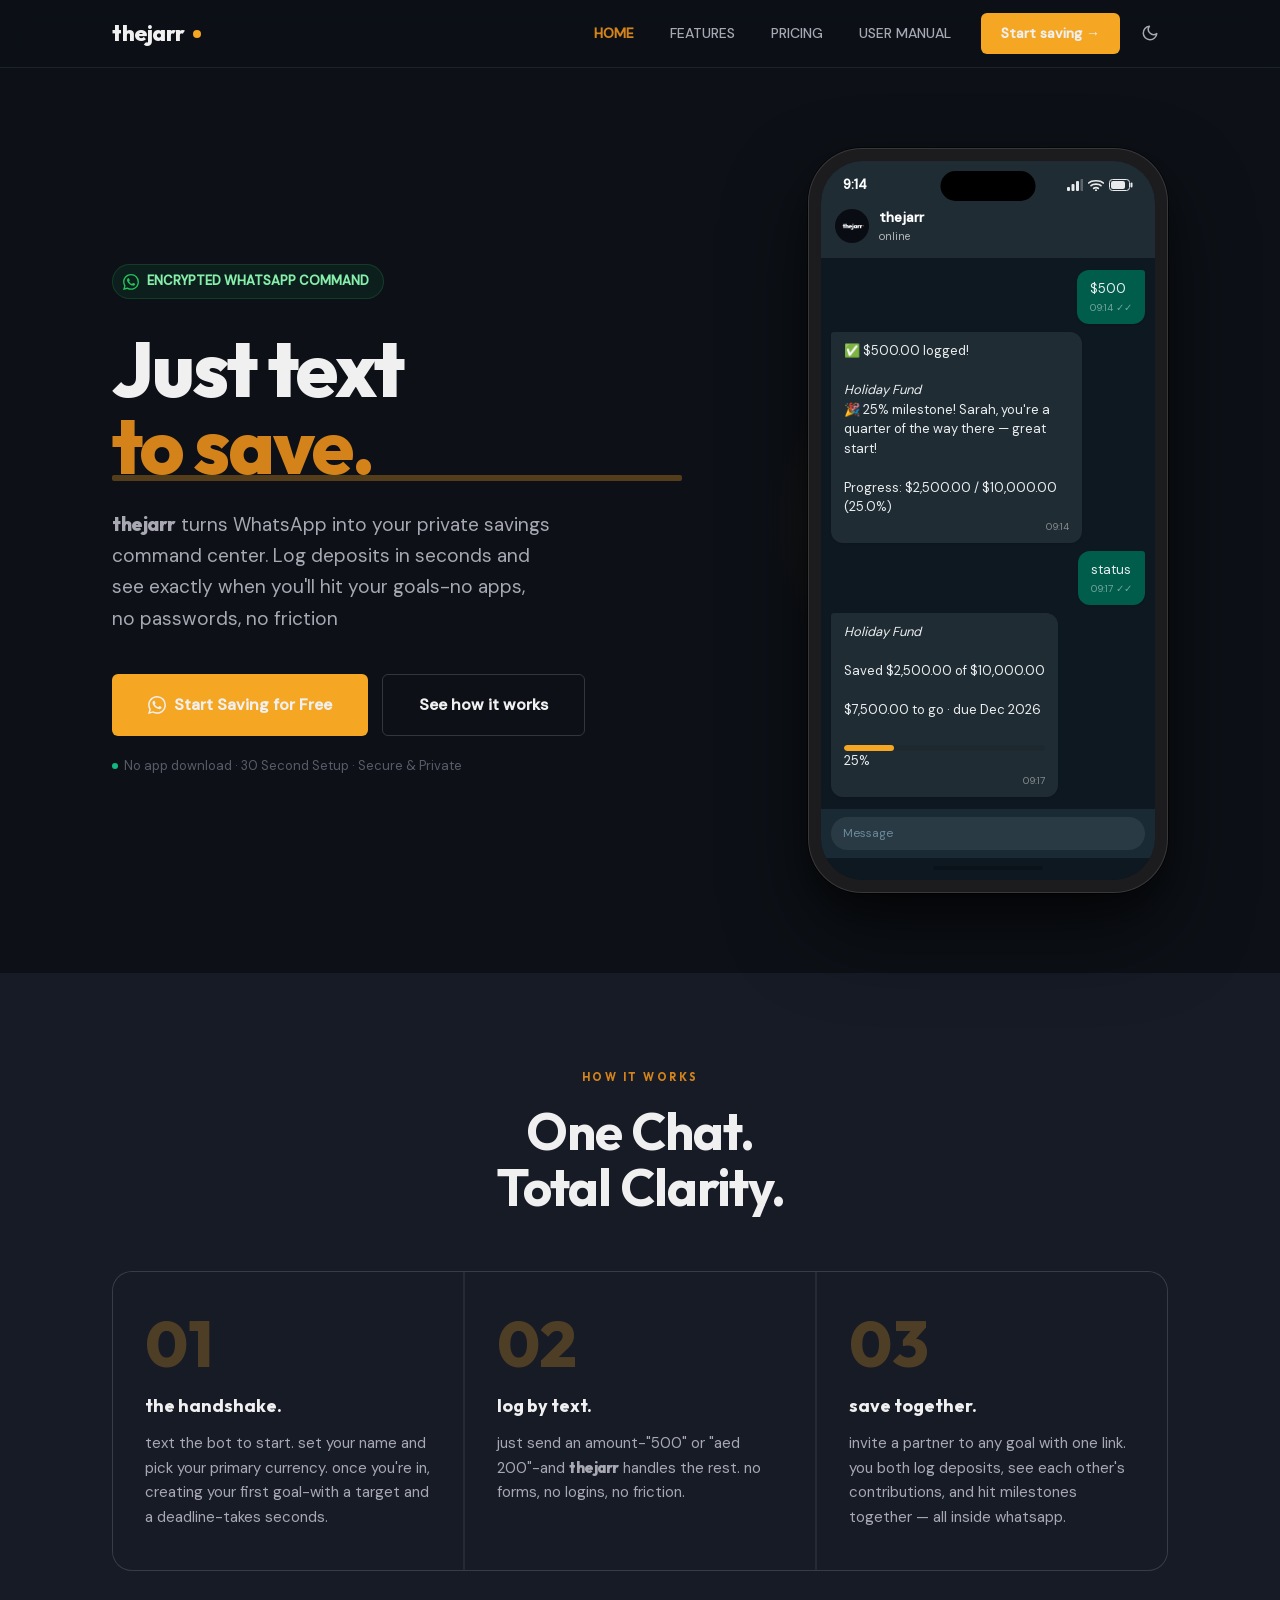
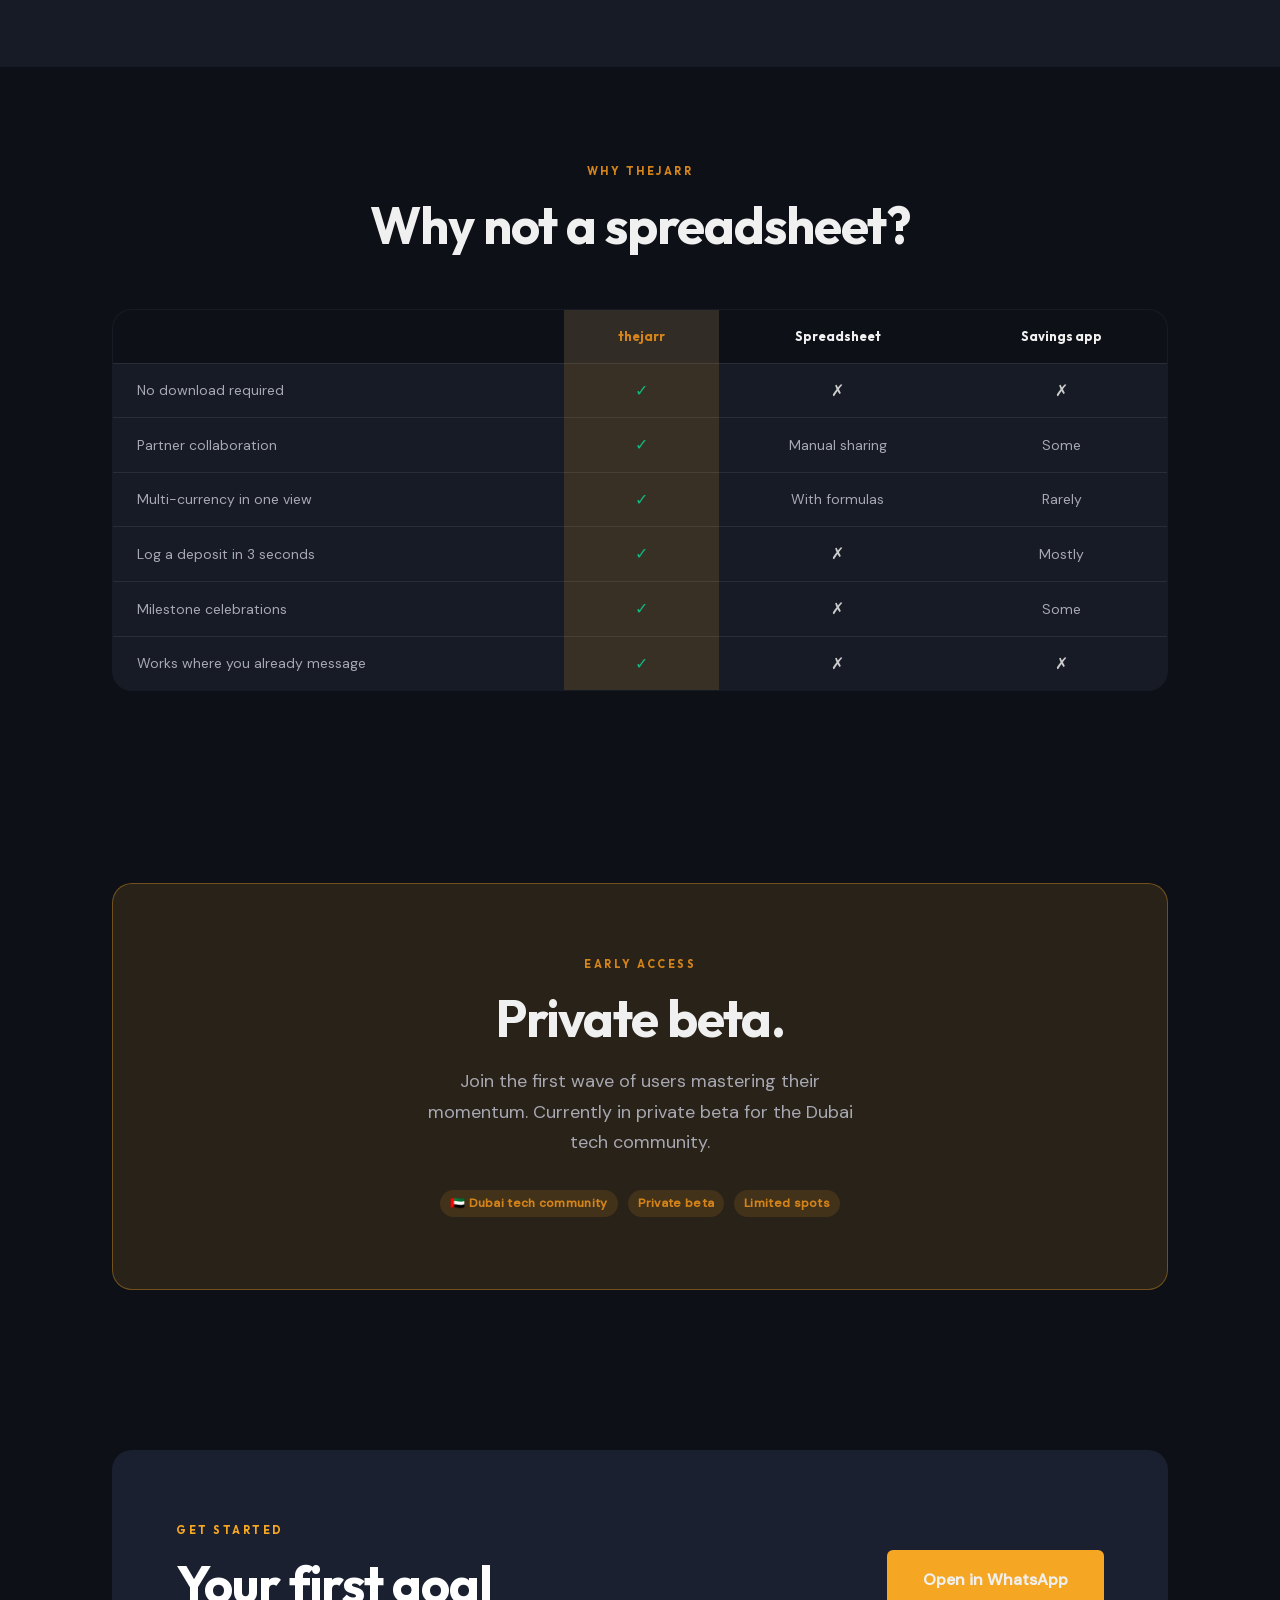
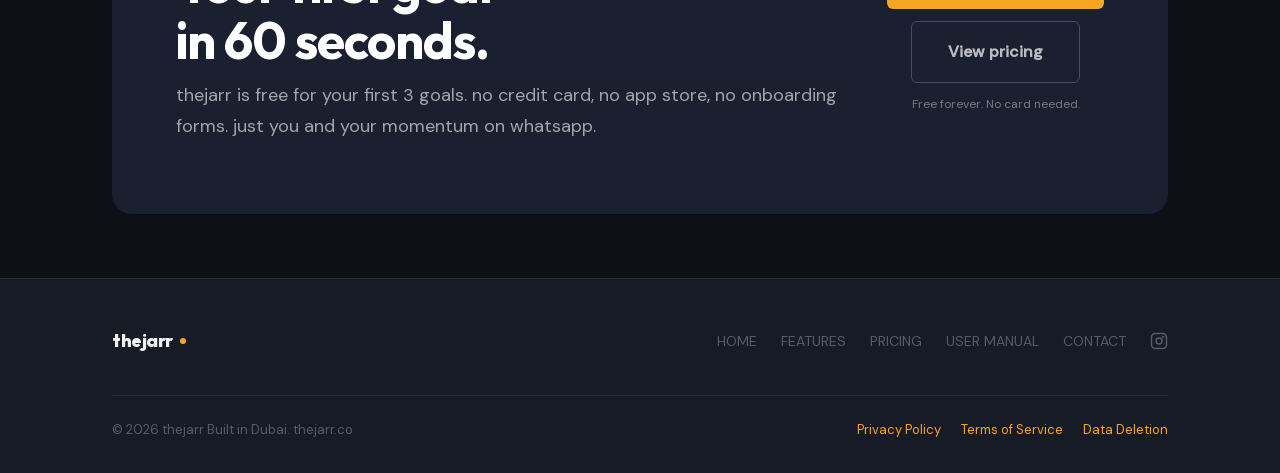
<file: index.html>
<!DOCTYPE html>
<html lang="en">
<head>
  <meta charset="UTF-8" />
  <meta name="viewport" content="width=device-width, initial-scale=1.0" />
  <title>thejarr - Save Together on WhatsApp</title>
  <meta name="description" content="thejarr is a WhatsApp savings tracker. Set goals, log deposits, and track progress in any currency - no app to download, no account to create." />
  <link rel="stylesheet" href="theme.css" />
  <link rel="stylesheet" href="theme-dark.css" />
  <link rel="stylesheet" href="styles.css" />
  <script data-goatcounter="https://thejarr.goatcounter.com/count" async src="//gc.zgo.at/count.js"></script>
</head>
<body>

<!-- ══ NAV ══════════════════════════════════════════ -->
<nav class="nav"></nav>

<!-- ══ HERO ══════════════════════════════════════════ -->
<main>
<section class="section" style="padding-top: 0; padding-bottom: 0;">
  <div class="container">
    <div class="hero">

      <!-- Left: copy -->
      <div>
        <div class="hero-label anim-fade-up">
          <span class="wa-pill">
            <svg width="16" height="16" viewBox="0 0 24 24" fill="#22c55e"><path d="M17.472 14.382c-.297-.149-1.758-.867-2.03-.967-.273-.099-.471-.148-.67.15-.197.297-.767.966-.94 1.164-.173.199-.347.223-.644.075-.297-.15-1.255-.463-2.39-1.475-.883-.788-1.48-1.761-1.653-2.059-.173-.297-.018-.458.13-.606.134-.133.298-.347.446-.52.149-.174.198-.298.298-.497.099-.198.05-.371-.025-.52-.075-.149-.669-1.612-.916-2.207-.242-.579-.487-.5-.669-.51-.173-.008-.371-.01-.57-.01-.198 0-.52.074-.792.372-.272.297-1.04 1.016-1.04 2.479 0 1.462 1.065 2.875 1.213 3.074.149.198 2.096 3.2 5.077 4.487.709.306 1.262.489 1.694.625.712.227 1.36.195 1.871.118.571-.085 1.758-.719 2.006-1.413.248-.694.248-1.289.173-1.413-.074-.124-.272-.198-.57-.347m-5.421 7.403h-.004a9.87 9.87 0 01-5.031-1.378l-.361-.214-3.741.982.998-3.648-.235-.374a9.86 9.86 0 01-1.51-5.26c.001-5.45 4.436-9.884 9.888-9.884 2.64 0 5.122 1.03 6.988 2.898a9.825 9.825 0 012.893 6.994c-.003 5.45-4.437 9.884-9.885 9.884m8.413-18.297A11.815 11.815 0 0012.05 0C5.495 0 .16 5.335.157 11.892c0 2.096.547 4.142 1.588 5.945L.057 24l6.305-1.654a11.882 11.882 0 005.683 1.448h.005c6.554 0 11.89-5.335 11.893-11.893a11.821 11.821 0 00-3.48-8.413z"/></svg>
            ENCRYPTED WHATSAPP COMMAND
          </span>
        </div>

        <h1 class="display hero-title anim-fade-up anim-delay-1">
          Just text<br>
          <span class="line-accent">to save.</span>
        </h1>

        <p class="hero-sub anim-fade-up anim-delay-2">
          <span class="brand">thejarr</span> turns WhatsApp into your private savings command center. 
          Log deposits in seconds and see exactly when you'll hit your goals-no apps, 
          no passwords, no friction
        </p>

        <div class="hero-actions anim-fade-up anim-delay-3">
          <a href="https://wa.me/YOUR_NUMBER" class="btn btn-primary btn-lg" target="_blank">
            <svg width="18" height="18" viewBox="0 0 24 24" fill="currentColor"><path d="M17.472 14.382c-.297-.149-1.758-.867-2.03-.967-.273-.099-.471-.148-.67.15-.197.297-.767.966-.94 1.164-.173.199-.347.223-.644.075-.297-.15-1.255-.463-2.39-1.475-.883-.788-1.48-1.761-1.653-2.059-.173-.297-.018-.458.13-.606.134-.133.298-.347.446-.52.149-.174.198-.298.298-.497.099-.198.05-.371-.025-.52-.075-.149-.669-1.612-.916-2.207-.242-.579-.487-.5-.669-.51-.173-.008-.371-.01-.57-.01-.198 0-.52.074-.792.372-.272.297-1.04 1.016-1.04 2.479 0 1.462 1.065 2.875 1.213 3.074.149.198 2.096 3.2 5.077 4.487.709.306 1.262.489 1.694.625.712.227 1.36.195 1.871.118.571-.085 1.758-.719 2.006-1.413.248-.694.248-1.289.173-1.413-.074-.124-.272-.198-.57-.347m-5.421 7.403h-.004a9.87 9.87 0 01-5.031-1.378l-.361-.214-3.741.982.998-3.648-.235-.374a9.86 9.86 0 01-1.51-5.26c.001-5.45 4.436-9.884 9.888-9.884 2.64 0 5.122 1.03 6.988 2.898a9.825 9.825 0 012.893 6.994c-.003 5.45-4.437 9.884-9.885 9.884m8.413-18.297A11.815 11.815 0 0012.05 0C5.495 0 .16 5.335.157 11.892c0 2.096.547 4.142 1.588 5.945L.057 24l6.305-1.654a11.882 11.882 0 005.683 1.448h.005c6.554 0 11.89-5.335 11.893-11.893a11.821 11.821 0 00-3.48-8.413z"/></svg>
            Start Saving for Free
          </a>
          <a href="features.html" class="btn btn-secondary btn-lg">See how it works</a>
        </div>

        <p class="hero-note anim-fade-up anim-delay-4">No app download · 30 Second Setup · Secure & Private</p>
      </div>

      <!-- Right: phone mockup -->
      <div class="hero-visual anim-fade-up anim-delay-2">
        <div class="hero-glow"></div>
        <div class="phone-frame">
          <div class="phone-screen">

            <!-- Dynamic Island -->
            <div class="phone-dynamic-island"></div>

            <!-- Status bar -->
            <div class="phone-status-bar">
              <span class="status-time">9:14</span>
              <div class="status-icons">
                <!-- Signal -->
                <svg width="16" height="12" viewBox="0 0 16 12" fill="white" opacity="0.9"><rect x="0" y="8" width="3" height="4" rx="1"/><rect x="4.5" y="5" width="3" height="7" rx="1"/><rect x="9" y="2" width="3" height="10" rx="1"/><rect x="13.5" y="0" width="3" height="12" rx="1" opacity="0.3"/></svg>
                <!-- WiFi -->
                <svg width="16" height="12" viewBox="0 0 24 18" fill="none" stroke="white" stroke-width="2.5" stroke-linecap="round" opacity="0.9"><path d="M1 6C5.5 1.5 18.5 1.5 23 6"/><path d="M4.5 10C7.5 7 16.5 7 19.5 10"/><path d="M8.5 14C10 12.5 14 12.5 15.5 14"/><circle cx="12" cy="17" r="1.5" fill="white" stroke="none"/></svg>
                <!-- Battery -->
                <svg width="24" height="12" viewBox="0 0 24 12" fill="none" opacity="0.9"><rect x="0.5" y="0.5" width="20" height="11" rx="3" stroke="white" stroke-width="1"/><rect x="21.5" y="3.5" width="2" height="5" rx="1" fill="white"/><rect x="2" y="2" width="14" height="8" rx="2" fill="white"/></svg>
              </div>
            </div>

            <!-- WhatsApp header -->
            <div class="phone-header">
              <img class="phone-avatar" src="img/thejarr_logo.png" alt="thejarr" />
              <div>
                <div class="phone-name">thejarr</div>
                <div class="phone-status">online</div>
              </div>
            </div>

            <!-- Chat -->
            <div class="chat-body">
              <div class="bubble bubble-out">
                $500
                <div class="bubble-time">09:14 ✓✓</div>
              </div>
              <div class="bubble bubble-in">
                ✅ $500.00 logged!<br><br>
                <em>Holiday Fund</em><br>
                🎉 25% milestone! Sarah, you're a quarter of the way there — great start!<br><br>
                Progress: $2,500.00 / $10,000.00 (25.0%)
                <div class="bubble-time">09:14</div>
              </div>
              <div class="bubble bubble-out">
                status
                <div class="bubble-time">09:17 ✓✓</div>
              </div>
              <div class="bubble bubble-in">
                <em>Holiday Fund</em><br><br>
                Saved $2,500.00 of $10,000.00<br><br>
                $7,500.00 to go · due Dec 2026<br><br>
                <div class="progress-bar-wrap"><div class="progress-bar-fill" style="width:25%"></div></div>
                25%
                <div class="bubble-time">09:17</div>
              </div>
            </div>

            <!-- Input bar -->
            <div class="phone-input-bar">
              <div class="phone-input-field">Message</div>
            </div>

            <!-- Home indicator -->
            <div class="phone-home-indicator"></div>

          </div>
        </div>
      </div>

    </div>
  </div>
</section>


<!-- ══ HOW IT WORKS ══════════════════════════════════ -->
<section class="section" style="background: var(--white);">
  <div class="container">
    <div style="text-align: center; margin-bottom: 56px;">
      <span class="eyebrow">How it works</span>
      <h2 class="headline">One Chat.<br>Total Clarity.</h2>
    </div>

    <div class="how-strip">
      <div class="how-step">
        <div class="step-number">01</div>
        <div class="step-title">the handshake.</div>
        <p class="step-body">text the bot to start. set your name and pick your primary currency. once you're in, creating your first goal-with a target and a deadline-takes seconds.</p>
      </div>
      <div class="how-step">
        <div class="step-number">02</div>
        <div class="step-title">log by text.</div>
        <p class="step-body">just send an amount-"500" or "aed 200"-and <strong class="brand">thejarr</strong> handles the rest. no forms, no logins, no friction.</p>
      </div>
      <div class="how-step">
        <div class="step-number">03</div>
        <div class="step-title">save together.</div>
        <p class="step-body">invite a partner to any goal with one link. you both log deposits, see each other's contributions, and hit milestones together — all inside whatsapp.</p>
      </div>
    </div>
  </div>
</section>

<!-- ══ COMPARISON ════════════════════════════════════ -->
<section class="section">
  <div class="container">
    <div style="text-align: center; margin-bottom: 56px;">
      <span class="eyebrow">Why thejarr</span>
      <h2 class="headline">Why not a spreadsheet?</h2>
    </div>
    <div class="compare-wrap"><table class="compare-table">
      <thead>
        <tr>
          <th></th>
          <th class="highlight">thejarr</th>
          <th>Spreadsheet</th>
          <th>Savings app</th>
        </tr>
      </thead>
      <tbody>
        <tr>
          <td>No download required</td>
          <td class="highlight"><span class="check">✓</span></td>
          <td><span class="cross">✗</span></td>
          <td><span class="cross">✗</span></td>
        </tr>
        <tr>
          <td>Partner collaboration</td>
          <td class="highlight"><span class="check">✓</span></td>
          <td>Manual sharing</td>
          <td>Some</td>
        </tr>
        <tr>
          <td>Multi-currency in one view</td>
          <td class="highlight"><span class="check">✓</span></td>
          <td>With formulas</td>
          <td>Rarely</td>
        </tr>
        <tr>
          <td>Log a deposit in 3 seconds</td>
          <td class="highlight"><span class="check">✓</span></td>
          <td><span class="cross">✗</span></td>
          <td>Mostly</td>
        </tr>
        <tr>
          <td>Milestone celebrations</td>
          <td class="highlight"><span class="check">✓</span></td>
          <td><span class="cross">✗</span></td>
          <td>Some</td>
        </tr>
        <tr>
          <td>Works where you already message</td>
          <td class="highlight"><span class="check">✓</span></td>
          <td><span class="cross">✗</span></td>
          <td><span class="cross">✗</span></td>
        </tr>
      </tbody>
    </table></div>
  </div>
</section>

<!-- ══ EARLY ACCESS ══════════════════════════════════ -->
<section class="section">
  <div class="container">
    <div class="beta-block">
      <span class="eyebrow">Early Access</span>
      <h2 class="headline" style="margin: 16px 0 20px;">Private beta.</h2>
      <p class="body-lg" style="max-width: 460px; margin: 0 auto 32px;">
        Join the first wave of users mastering their momentum. Currently in private beta for the Dubai tech community.
      </p>
      <div class="beta-pills">
        <span class="tag">🇦🇪 Dubai tech community</span>
        <span class="tag">Private beta</span>
        <span class="tag">Limited spots</span>
      </div>
    </div>
  </div>
</section>

<!--
  ══ REVIEWS - restore when real data is available ══════
  <section class="section">
    <div class="container">
      <div style="text-align: center; margin-bottom: 56px;">
        <span class="eyebrow">Early users</span>
        <h2 class="headline">Real people.<br>Real goals.</h2>
      </div>
      <div class="quote-grid">
        <div class="quote-card">
          <div class="quote-stars">★★★★★</div>
          <p class="quote-text">"I tried spreadsheets, I tried apps. Nothing stuck. thejarr. lives in WhatsApp where I already am - I actually use it."</p>
          <div class="quote-author">
            <div class="quote-avatar">P</div>
            <div>
              <div class="quote-name">Priya K.</div>
              <div class="quote-role">Software engineer, Dubai</div>
            </div>
          </div>
        </div>
        <div class="quote-card">
          <div class="quote-stars">★★★★★</div>
          <p class="quote-text">"My partner and I are saving for a house deposit from two different bank accounts. thejarr. tracks it all in one place and we both see the same number."</p>
          <div class="quote-author">
            <div class="quote-avatar">A</div>
            <div>
              <div class="quote-name">Adaeze M.</div>
              <div class="quote-role">Product manager, Lagos</div>
            </div>
          </div>
        </div>
        <div class="quote-card">
          <div class="quote-stars">★★★★★</div>
          <p class="quote-text">"The milestone messages are what got me. When it told me I'd hit 50% on my emergency fund I genuinely celebrated."</p>
          <div class="quote-author">
            <div class="quote-avatar">C</div>
            <div>
              <div class="quote-name">Claire M.</div>
              <div class="quote-role">Teacher, Manchester</div>
            </div>
          </div>
        </div>
      </div>
    </div>
  </section>
  ══ END REVIEWS ════════════════════════════════════════
-->

<!-- ══ CTA ════════════════════════════════════════════ -->
<div class="cta-block"
  data-eyebrow="Get started"
  data-headline="Your first goal&lt;br&gt;in 60 seconds."
  data-body="thejarr is free for your first 3 goals. no credit card, no app store, no onboarding forms. just you and your momentum on whatsapp."
  data-btn-label="Open in WhatsApp"
  data-sec-label="View pricing"
  data-sec-href="pricing.html"
  data-note="Free forever. No card needed.">
</div>
</main>

<!-- ══ FOOTER ═════════════════════════════════════════ -->
<footer class="footer"></footer>

<script src="main.js"></script>
</body>
</html>
</file>
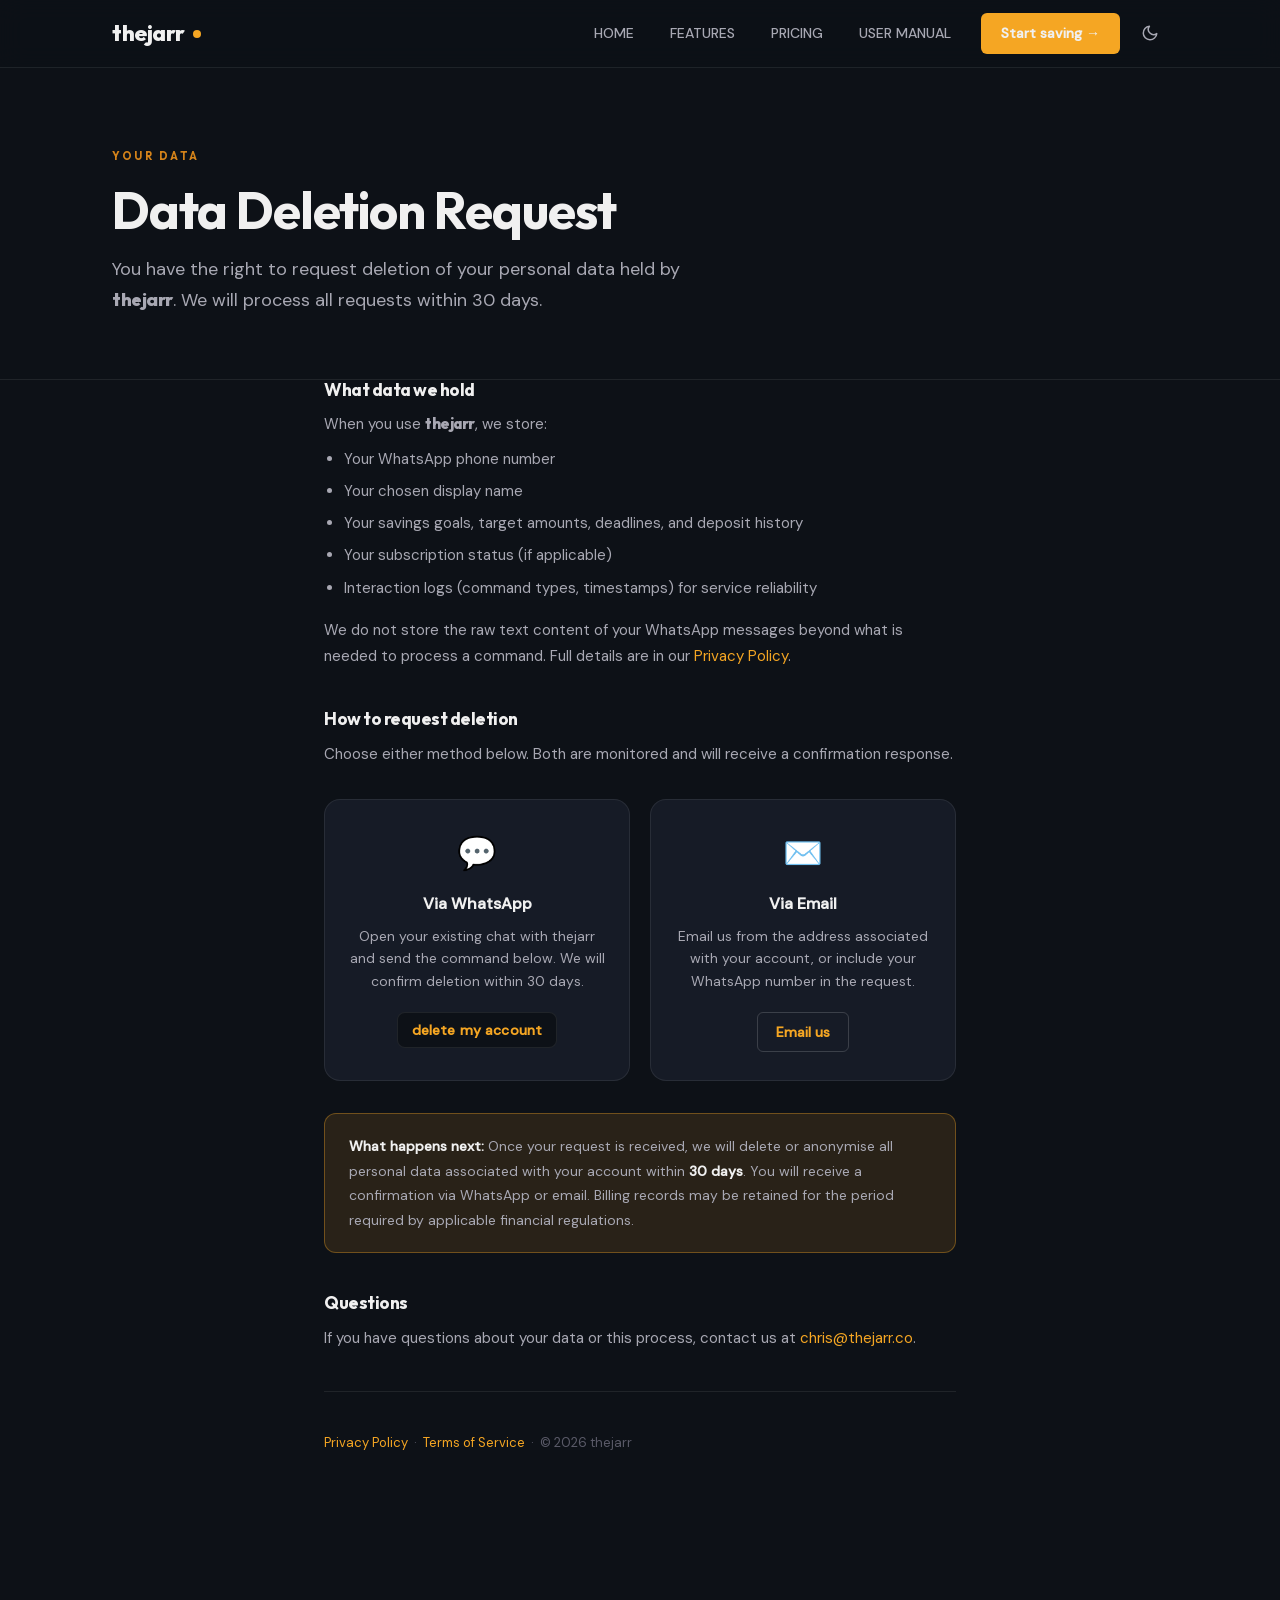
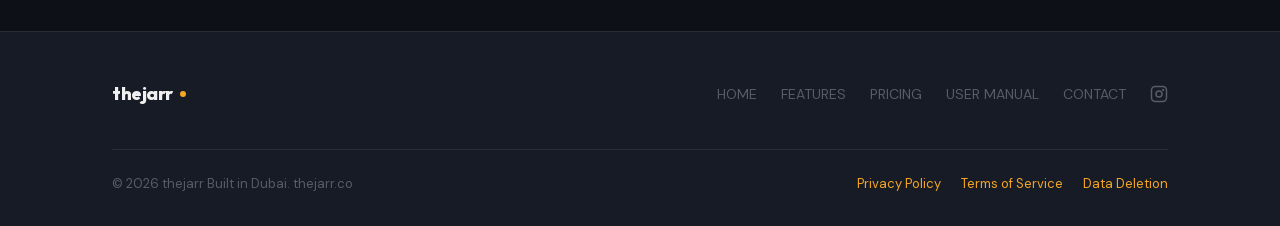
<file: data-deletion.html>
<!DOCTYPE html>
<html lang="en">
<head>
  <meta charset="UTF-8" />
  <meta name="viewport" content="width=device-width, initial-scale=1.0" />
  <title>Data Deletion Request - thejarr</title>
  <meta name="description" content="Request deletion of your personal data held by thejarr. We will process your request within 30 days." />
  <link rel="stylesheet" href="theme.css" />
  <link rel="stylesheet" href="theme-dark.css" />
  <link rel="stylesheet" href="styles.css" />
  <script data-goatcounter="https://thejarr.goatcounter.com/count" async src="//gc.zgo.at/count.js"></script>
  <style>
    .legal-body {
      max-width: 680px;
      margin: 0 auto;
      padding: 0 24px 80px;
    }
    .legal-body p,
    .legal-body li {
      font-size: 0.9375rem;
      line-height: 1.75;
      color: var(--ink-soft);
    }
    .legal-body ul {
      padding-left: 20px;
      margin: 8px 0 16px;
    }
    .legal-body li { margin-bottom: 6px; }
    .legal-body a { color: var(--amber); text-decoration: none; }
    .legal-body a:hover { text-decoration: underline; }
    .legal-meta {
      font-size: 13px;
      color: var(--ink-muted);
      margin-top: 8px;
    }
    .legal-divider {
      border: none;
      border-top: 1px solid var(--border);
      margin: 40px 0;
    }

    /* Deletion option cards */
    .deletion-options {
      display: grid;
      grid-template-columns: 1fr 1fr;
      gap: 20px;
      margin: 32px 0;
    }
    @media (max-width: 560px) {
      .deletion-options { grid-template-columns: 1fr; }
    }
    .deletion-card {
      background: var(--white);
      border: 1px solid var(--border);
      border-radius: 16px;
      padding: 28px 24px;
      text-align: center;
    }
    .deletion-card .dc-icon {
      font-size: 32px;
      margin-bottom: 12px;
    }
    .deletion-card .dc-title {
      font-size: 1rem;
      font-weight: 700;
      color: var(--ink);
      margin-bottom: 8px;
    }
    .deletion-card .dc-body {
      font-size: 0.875rem;
      color: var(--ink-soft);
      line-height: 1.6;
      margin-bottom: 20px;
    }
    .deletion-card code {
      display: inline-block;
      background: var(--canvas);
      border: 1px solid var(--border);
      border-radius: 8px;
      padding: 6px 14px;
      font-size: 0.875rem;
      color: var(--amber);
      font-family: 'DM Sans', monospace;
      letter-spacing: 0.01em;
    }

    /* Status note */
    .status-note {
      background: var(--amber-pale);
      border: 1px solid var(--accent-border);
      border-radius: 12px;
      padding: 20px 24px;
      margin: 32px 0;
    }
    .status-note p {
      margin: 0;
      font-size: 0.875rem;
      color: var(--ink-soft);
    }
    .status-note strong { color: var(--ink); }
  </style>
</head>
<body>

<nav class="nav"></nav>

<main>

<!-- ══ PAGE HERO ═════════════════════════════════════ -->
<section class="page-hero">
  <div class="container">
    <div style="max-width: 600px;">
      <span class="eyebrow">Your data</span>
      <h1 class="headline anim-fade-up">Data Deletion Request</h1>
      <p class="body-lg anim-fade-up anim-delay-1" style="margin-top: 16px;">
        You have the right to request deletion of your personal data held by <strong class="brand">thejarr</strong>.
        We will process all requests within 30 days.
      </p>
    </div>
  </div>
</section>

<!-- ══ CONTENT ═══════════════════════════════════════ -->
<section class="section" style="padding-top: 0;">
  <div class="legal-body">

    <h2 style="font-size:1.1rem; font-weight:700; color:var(--ink); margin-bottom:12px;">What data we hold</h2>
    <p>When you use <strong class="brand">thejarr</strong>, we store:</p>
    <ul>
      <li>Your WhatsApp phone number</li>
      <li>Your chosen display name</li>
      <li>Your savings goals, target amounts, deadlines, and deposit history</li>
      <li>Your subscription status (if applicable)</li>
      <li>Interaction logs (command types, timestamps) for service reliability</li>
    </ul>
    <p>We do not store the raw text content of your WhatsApp messages beyond what is needed to process a command. Full details are in our <a href="privacy.html">Privacy Policy</a>.</p>

    <h2 style="font-size:1.1rem; font-weight:700; color:var(--ink); margin: 40px 0 12px;">How to request deletion</h2>
    <p>Choose either method below. Both are monitored and will receive a confirmation response.</p>

    <div class="deletion-options">
      <div class="deletion-card">
        <div class="dc-icon">💬</div>
        <div class="dc-title">Via WhatsApp</div>
        <p class="dc-body">Open your existing chat with thejarr and send the command below. We will confirm deletion within 30 days.</p>
        <code>delete my account</code>
      </div>
      <div class="deletion-card">
        <div class="dc-icon">✉️</div>
        <div class="dc-title">Via Email</div>
        <p class="dc-body">Email us from the address associated with your account, or include your WhatsApp number in the request.</p>
        <a href="mailto:chris@thejarr.co?subject=Data%20Deletion%20Request&body=Please%20delete%20all%20personal%20data%20associated%20with%20my%20account.%20My%20WhatsApp%20number%20is%3A%20" class="btn btn-secondary" style="font-size:14px; padding: 8px 18px;">Email us</a>
      </div>
    </div>

    <div class="status-note">
      <p>
        <strong>What happens next:</strong> Once your request is received, we will delete or anonymise all personal data associated with your account within <strong>30 days</strong>. You will receive a confirmation via WhatsApp or email. Billing records may be retained for the period required by applicable financial regulations.
      </p>
    </div>

    <h2 style="font-size:1.1rem; font-weight:700; color:var(--ink); margin: 40px 0 12px;">Questions</h2>
    <p>
      If you have questions about your data or this process, contact us at
      <a href="mailto:chris@thejarr.co">chris@thejarr.co</a>.
    </p>

    <hr class="legal-divider" />
    <p style="font-size:13px; color:var(--ink-muted);">
      <a href="privacy.html">Privacy Policy</a> &nbsp;·&nbsp;
      <a href="terms.html">Terms of Service</a> &nbsp;·&nbsp;
      © 2026 thejarr
    </p>
  </div>
</section>

</main>

<footer class="footer"></footer>

<script src="main.js"></script>
</body>
</html>
</file>
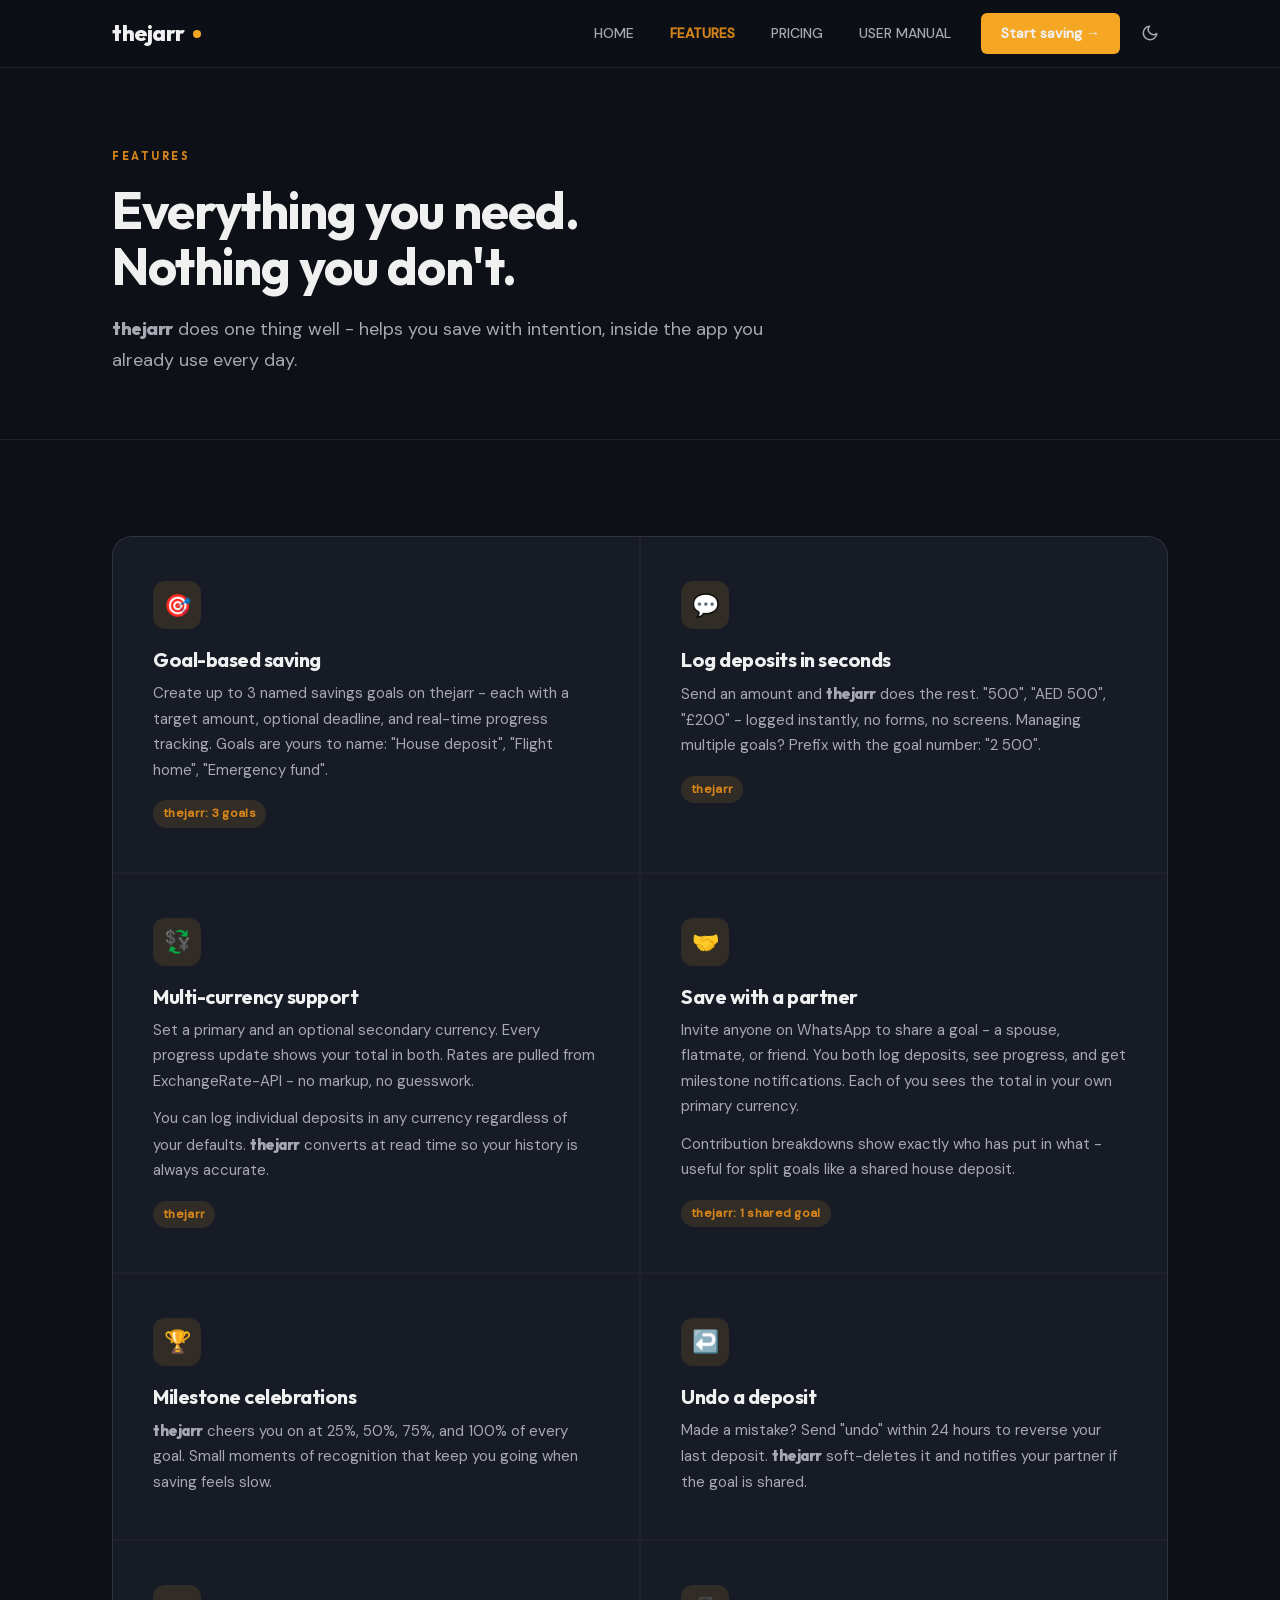
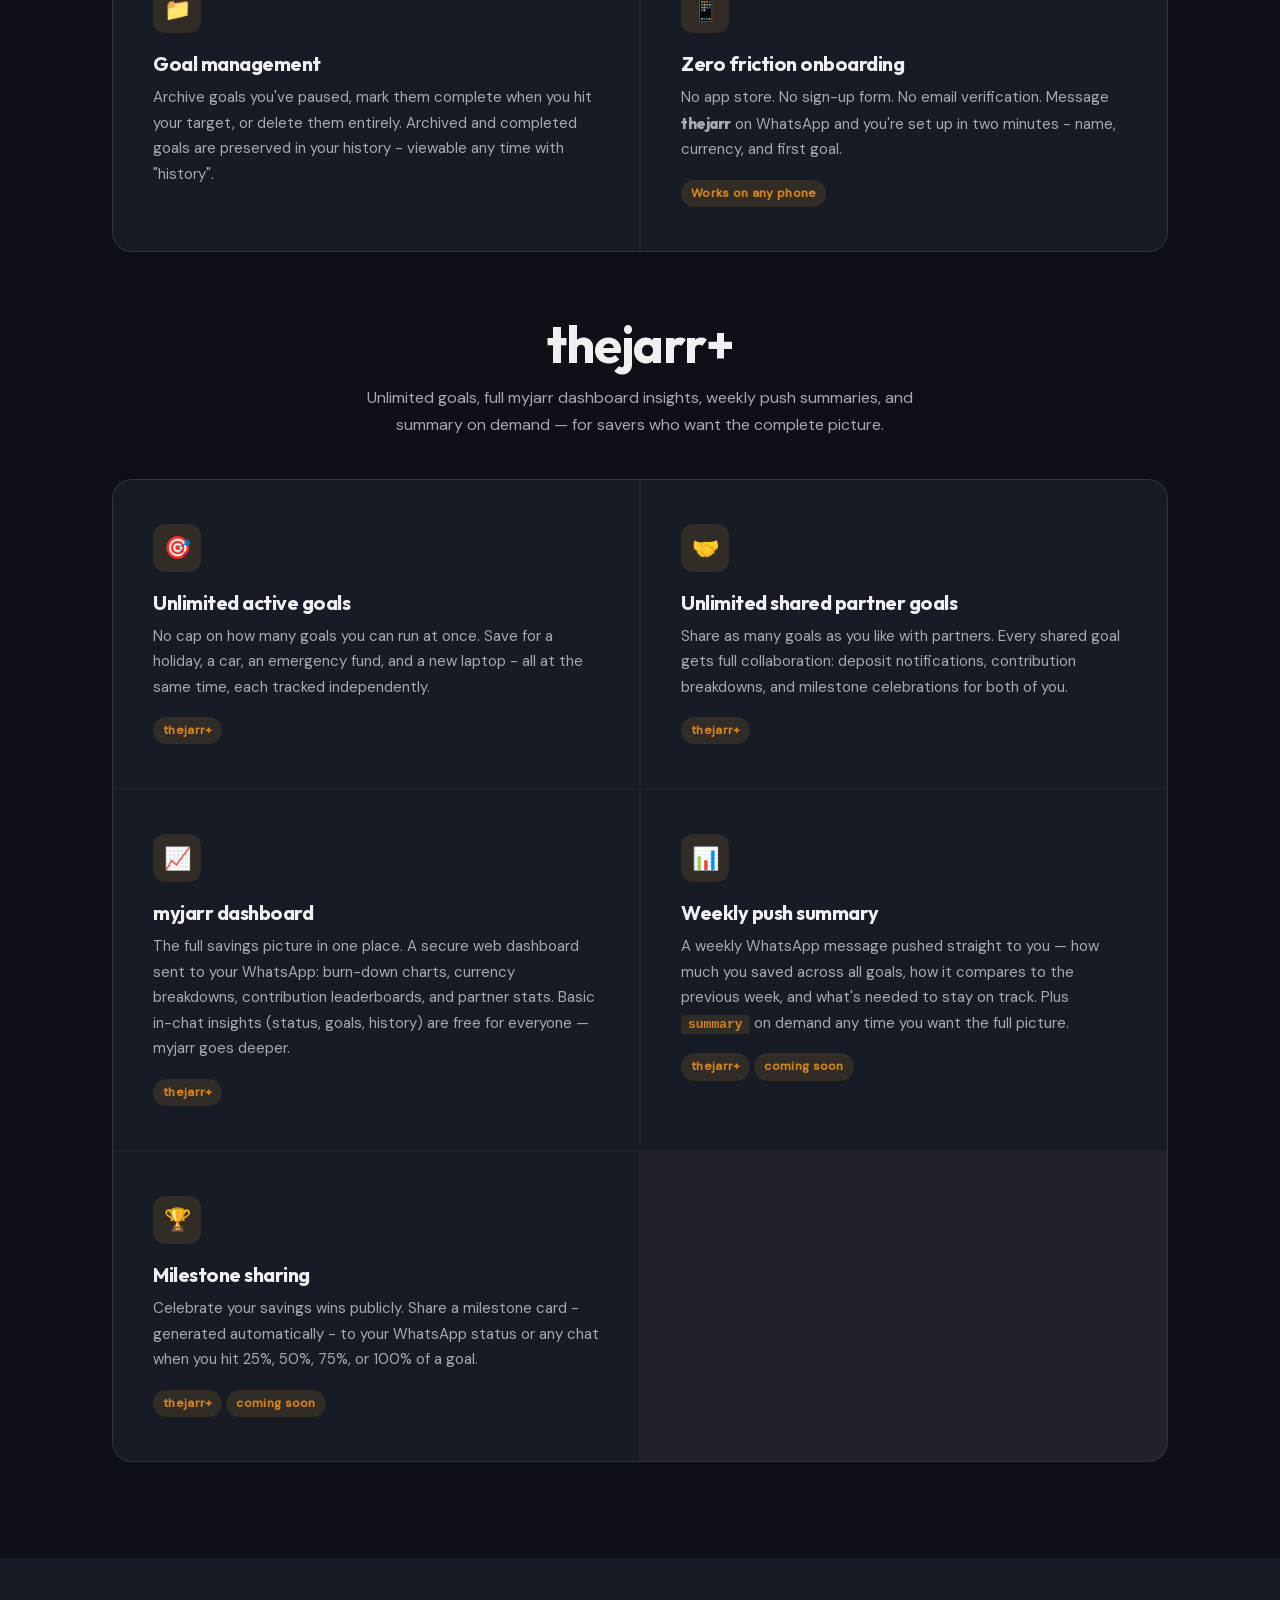
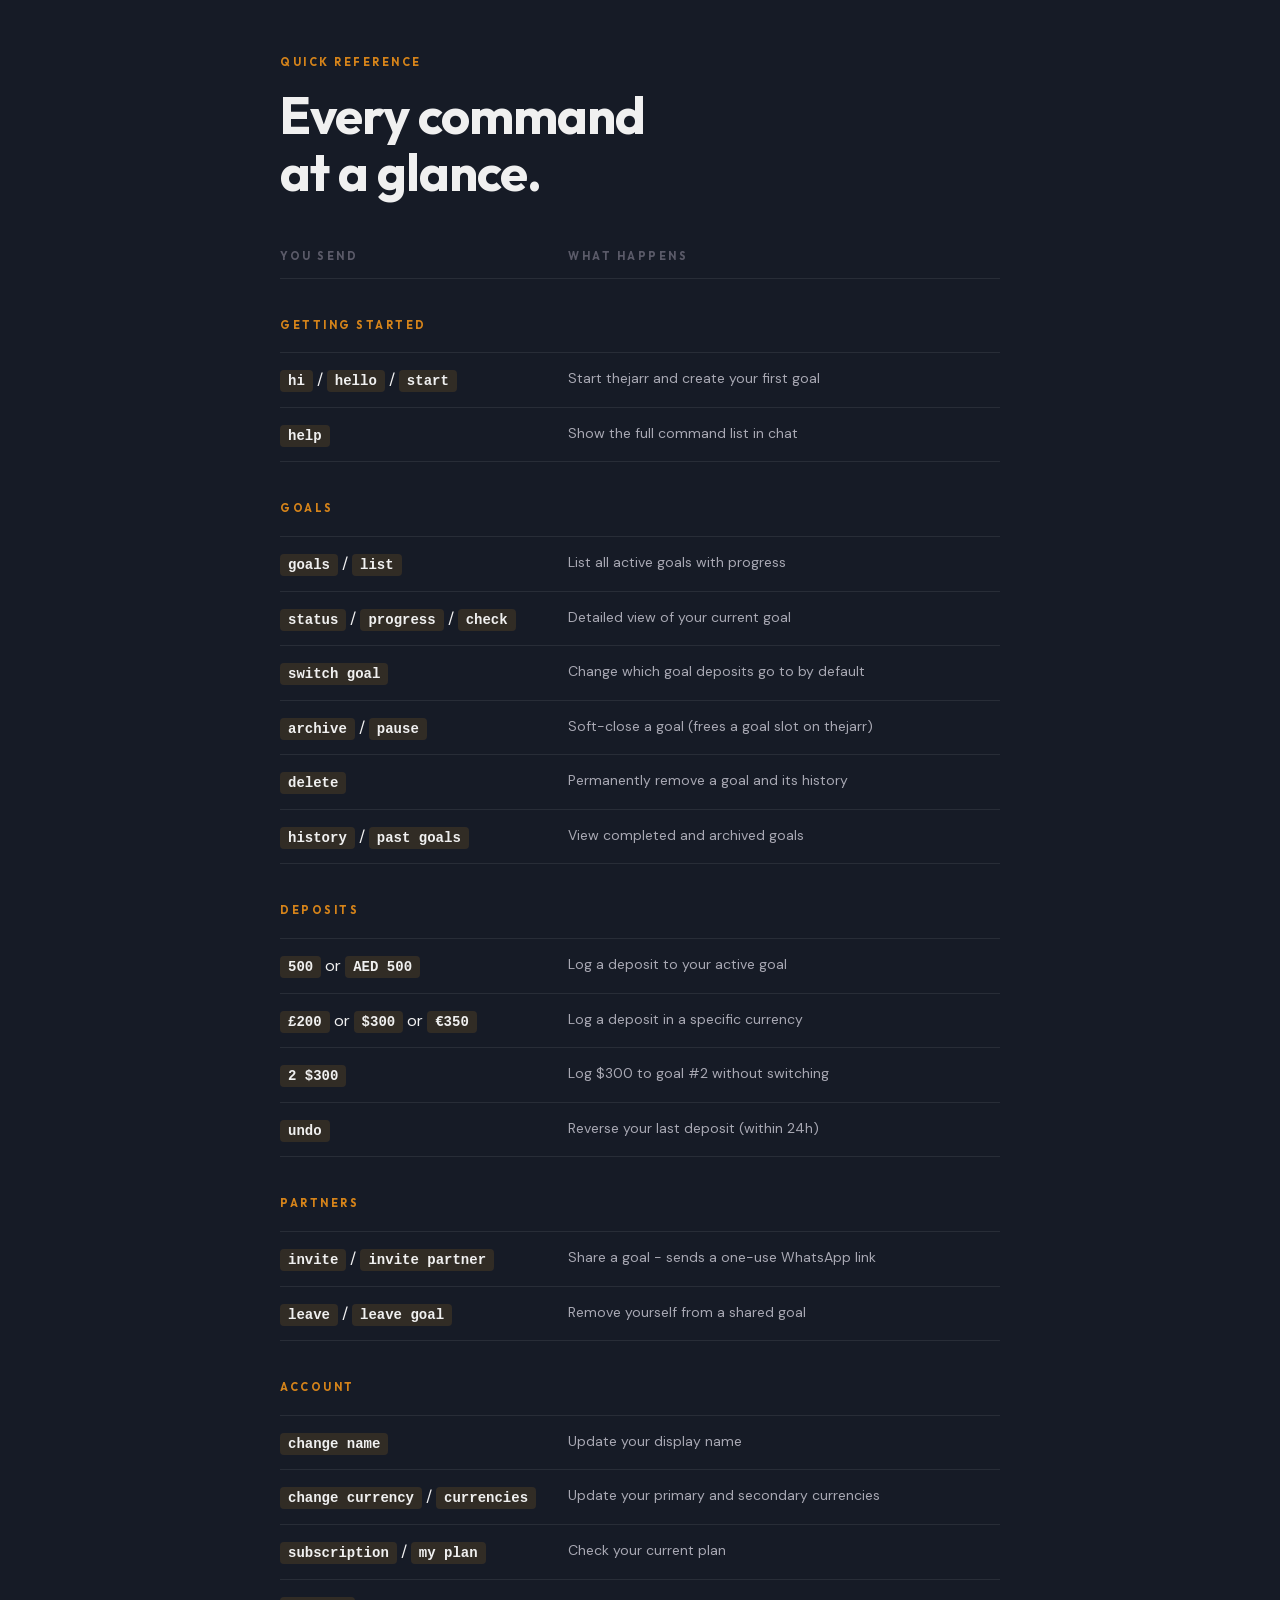
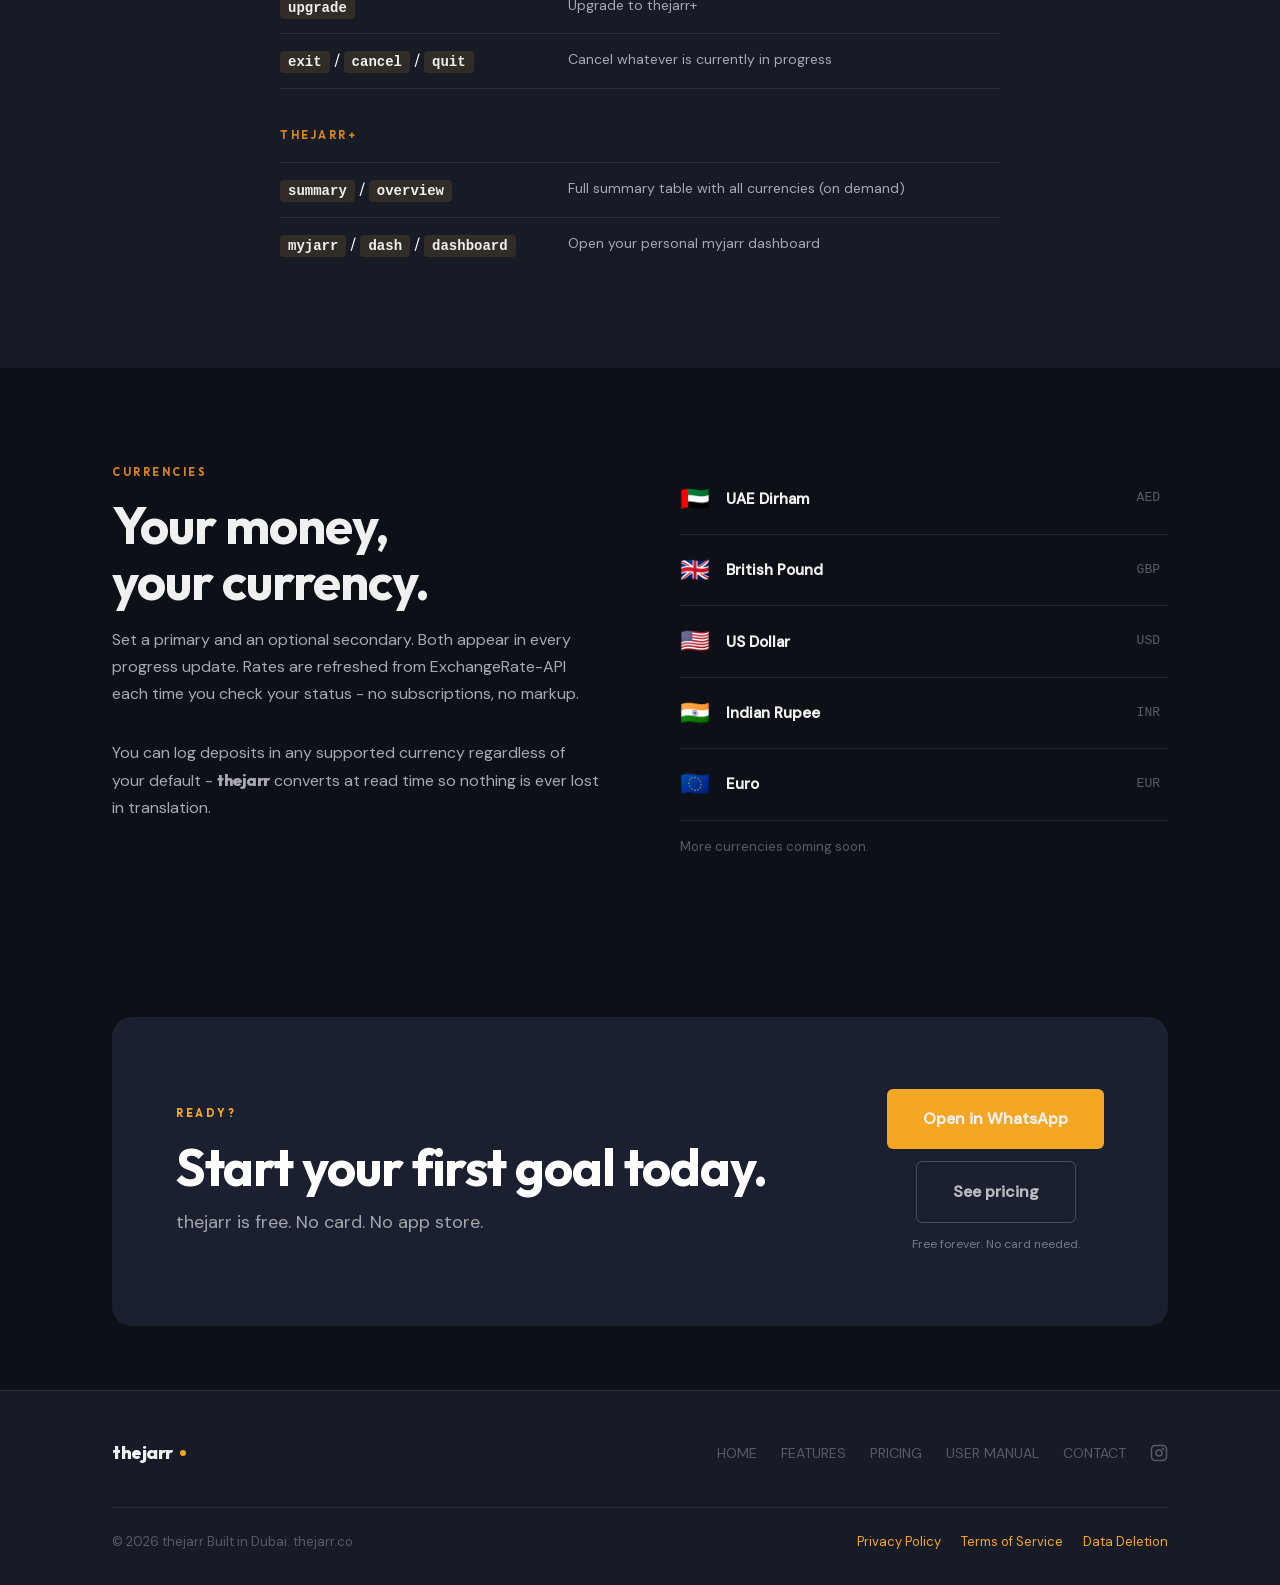
<file: features.html>
<!DOCTYPE html>
<html lang="en">
<head>
  <meta charset="UTF-8" />
  <meta name="viewport" content="width=device-width, initial-scale=1.0" />
  <title>Features - thejarr</title>
  <meta name="description" content="Everything thejarr can do - goal tracking, partner savings, multi-currency support, and more. All inside WhatsApp." />
  <link rel="stylesheet" href="theme.css" />
  <link rel="stylesheet" href="theme-dark.css" />
  <link rel="stylesheet" href="styles.css" />
  <script data-goatcounter="https://thejarr.goatcounter.com/count" async src="//gc.zgo.at/count.js"></script>
</head>
<body>

<nav class="nav"></nav>

<main>

<!-- ══ PAGE HERO ═════════════════════════════════════ -->
<section class="page-hero">
  <div class="container">
    <div class="page-hero-inner">
      <span class="eyebrow">Features</span>
      <h1 class="headline anim-fade-up">Everything you need.<br>Nothing you don't.</h1>
      <p class="body-lg anim-fade-up anim-delay-1" style="margin-top: 20px;">
        <span class="brand">thejarr</span> does one thing well - helps you save with intention, inside the app you already use every day.
      </p>
    </div>
  </div>
</section>

<!-- ══ FEATURE GRID ══════════════════════════════════ -->
<section class="section">
  <div class="container">
    <div class="feature-grid">

      <!-- Goal tracking -->
      <div class="feature-cell">
        <div class="feature-icon">🎯</div>
        <h3 class="feature-title">Goal-based saving</h3>
        <p class="feature-body">Create up to 3 named savings goals on thejarr - each with a target amount, optional deadline, and real-time progress tracking. Goals are yours to name: "House deposit", "Flight home", "Emergency fund".</p>
        <div class="feature-tag"><span class="tag">thejarr: 3 goals</span></div>
      </div>

      <!-- Deposit logging -->
      <div class="feature-cell">
        <div class="feature-icon">💬</div>
        <h3 class="feature-title">Log deposits in seconds</h3>
        <p class="feature-body">Send an amount and <strong class="brand">thejarr</strong> does the rest. "500", "AED 500", "£200" - logged instantly, no forms, no screens. Managing multiple goals? Prefix with the goal number: "2 500".</p>
        <div class="feature-tag"><span class="tag">thejarr</span></div>
      </div>

      <!-- Multi-currency -->
      <div class="feature-cell">
        <div class="feature-icon">💱</div>
        <h3 class="feature-title">Multi-currency support</h3>
        <p class="feature-body">Set a primary and an optional secondary currency. Every progress update shows your total in both. Rates are pulled from ExchangeRate-API - no markup, no guesswork.</p>
        <p class="feature-body" style="margin-top: 12px;">You can log individual deposits in any currency regardless of your defaults. <strong class="brand">thejarr</strong> converts at read time so your history is always accurate.</p>
        <div class="feature-tag"><span class="tag">thejarr</span></div>
      </div>

      <!-- Partner goals -->
      <div class="feature-cell">
        <div class="feature-icon">🤝</div>
        <h3 class="feature-title">Save with a partner</h3>
        <p class="feature-body">Invite anyone on WhatsApp to share a goal - a spouse, flatmate, or friend. You both log deposits, see progress, and get milestone notifications. Each of you sees the total in your own primary currency.</p>
        <p class="feature-body" style="margin-top: 12px;">Contribution breakdowns show exactly who has put in what - useful for split goals like a shared house deposit.</p>
        <div class="feature-tag"><span class="tag">thejarr: 1 shared goal</span></div>
      </div>

      <!-- Milestones -->
      <div class="feature-cell">
        <div class="feature-icon">🏆</div>
        <h3 class="feature-title">Milestone celebrations</h3>
        <p class="feature-body"><strong class="brand">thejarr</strong> cheers you on at 25%, 50%, 75%, and 100% of every goal. Small moments of recognition that keep you going when saving feels slow.</p>
      </div>

      <!-- Undo -->
      <div class="feature-cell">
        <div class="feature-icon">↩️</div>
        <h3 class="feature-title">Undo a deposit</h3>
        <p class="feature-body">Made a mistake? Send "undo" within 24 hours to reverse your last deposit. <strong class="brand">thejarr</strong> soft-deletes it and notifies your partner if the goal is shared.</p>
      </div>

      <!-- Goal management -->
      <div class="feature-cell">
        <div class="feature-icon">📁</div>
        <h3 class="feature-title">Goal management</h3>
        <p class="feature-body">Archive goals you've paused, mark them complete when you hit your target, or delete them entirely. Archived and completed goals are preserved in your history - viewable any time with "history".</p>
      </div>

      <!-- No app -->
      <div class="feature-cell">
        <div class="feature-icon">📱</div>
        <h3 class="feature-title">Zero friction onboarding</h3>
        <p class="feature-body">No app store. No sign-up form. No email verification. Message <strong class="brand">thejarr</strong> on WhatsApp and you're set up in two minutes - name, currency, and first goal.</p>
        <div class="feature-tag"><span class="tag">Works on any phone</span></div>
      </div>

    </div>

    <!-- thejarr+ divider -->
    <div style="text-align: center; margin: 64px 0 40px;">
      <h2 class="headline" style="margin-bottom: 12px;">thejarr+</h2>
      <p class="body-md" style="max-width: 560px; margin: 0 auto;">Unlimited goals, full myjarr dashboard insights, weekly push summaries, and summary on demand — for savers who want the complete picture.</p>
    </div>

    <div class="feature-grid">

      <!-- myjarr - Unlimited goals -->
      <div class="feature-cell">
        <div class="feature-icon">🎯</div>
        <h3 class="feature-title">Unlimited active goals</h3>
        <p class="feature-body">No cap on how many goals you can run at once. Save for a holiday, a car, an emergency fund, and a new laptop - all at the same time, each tracked independently.</p>
        <div class="feature-tag"><span class="tag">thejarr+</span></div>
      </div>

      <!-- myjarr - Unlimited partner goals -->
      <div class="feature-cell">
        <div class="feature-icon">🤝</div>
        <h3 class="feature-title">Unlimited shared partner goals</h3>
        <p class="feature-body">Share as many goals as you like with partners. Every shared goal gets full collaboration: deposit notifications, contribution breakdowns, and milestone celebrations for both of you.</p>
        <div class="feature-tag"><span class="tag">thejarr+</span></div>
      </div>

      <!-- thejarr+ - myjarr dashboard -->
      <div class="feature-cell">
        <div class="feature-icon">📈</div>
        <h3 class="feature-title">myjarr dashboard</h3>
        <p class="feature-body">The full savings picture in one place. A secure web dashboard sent to your WhatsApp: burn-down charts, currency breakdowns, contribution leaderboards, and partner stats. Basic in-chat insights (status, goals, history) are free for everyone — myjarr goes deeper.</p>
        <div class="feature-tag"><span class="tag">thejarr+</span></div>
      </div>

      <!-- myjarr - Weekly summary -->
      <div class="feature-cell">
        <div class="feature-icon">📊</div>
        <h3 class="feature-title">Weekly push summary</h3>
        <p class="feature-body">A weekly WhatsApp message pushed straight to you — how much you saved across all goals, how it compares to the previous week, and what's needed to stay on track. Plus <code>summary</code> on demand any time you want the full picture.</p>
        <div class="feature-tag"><span class="tag">thejarr+</span> <span class="tag tag-muted">coming soon</span></div>
      </div>

      <!-- myjarr - Milestone sharing -->
      <div class="feature-cell">
        <div class="feature-icon">🏆</div>
        <h3 class="feature-title">Milestone sharing</h3>
        <p class="feature-body">Celebrate your savings wins publicly. Share a milestone card - generated automatically - to your WhatsApp status or any chat when you hit 25%, 50%, 75%, or 100% of a goal.</p>
        <div class="feature-tag"><span class="tag">thejarr+</span> <span class="tag tag-muted">coming soon</span></div>
      </div>

    </div>
  </div>
</section>

<!-- ══ COMMAND REFERENCE ═════════════════════════════ -->
<section class="section" style="background: var(--white);">
  <div class="container">
    <div style="max-width: 720px; margin: 0 auto;">
      <span class="eyebrow">Quick reference</span>
      <h2 class="headline" style="margin-bottom: 48px;">Every command<br>at a glance.</h2>

      <table class="cmd-table">
        <thead>
          <tr>
            <th style="width: 40%">You send</th>
            <th>What happens</th>
          </tr>
        </thead>
        <tbody>
          <tr><td colspan="2"><span class="cmd-group">Getting started</span></td></tr>
          <tr><td><span class="cmd">hi</span> / <span class="cmd">hello</span> / <span class="cmd">start</span></td><td class="cmd-desc">Start thejarr and create your first goal</td></tr>
          <tr><td><span class="cmd">help</span></td><td class="cmd-desc">Show the full command list in chat</td></tr>

          <tr><td colspan="2"><span class="cmd-group">Goals</span></td></tr>
          <tr><td><span class="cmd">goals</span> / <span class="cmd">list</span></td><td class="cmd-desc">List all active goals with progress</td></tr>
          <tr><td><span class="cmd">status</span> / <span class="cmd">progress</span> / <span class="cmd">check</span></td><td class="cmd-desc">Detailed view of your current goal</td></tr>
          <tr><td><span class="cmd">switch goal</span></td><td class="cmd-desc">Change which goal deposits go to by default</td></tr>
          <tr><td><span class="cmd">archive</span> / <span class="cmd">pause</span></td><td class="cmd-desc">Soft-close a goal (frees a goal slot on thejarr)</td></tr>
          <tr><td><span class="cmd">delete</span></td><td class="cmd-desc">Permanently remove a goal and its history</td></tr>
          <tr><td><span class="cmd">history</span> / <span class="cmd">past goals</span></td><td class="cmd-desc">View completed and archived goals</td></tr>

          <tr><td colspan="2"><span class="cmd-group">Deposits</span></td></tr>
          <tr><td><span class="cmd">500</span> or <span class="cmd">AED 500</span></td><td class="cmd-desc">Log a deposit to your active goal</td></tr>
          <tr><td><span class="cmd">£200</span> or <span class="cmd">$300</span> or <span class="cmd">€350</span></td><td class="cmd-desc">Log a deposit in a specific currency</td></tr>
          <tr><td><span class="cmd">2 $300</span></td><td class="cmd-desc">Log $300 to goal #2 without switching</td></tr>
          <tr><td><span class="cmd">undo</span></td><td class="cmd-desc">Reverse your last deposit (within 24h)</td></tr>

          <tr><td colspan="2"><span class="cmd-group">Partners</span></td></tr>
          <tr><td><span class="cmd">invite</span> / <span class="cmd">invite partner</span></td><td class="cmd-desc">Share a goal - sends a one-use WhatsApp link</td></tr>
          <tr><td><span class="cmd">leave</span> / <span class="cmd">leave goal</span></td><td class="cmd-desc">Remove yourself from a shared goal</td></tr>

          <tr><td colspan="2"><span class="cmd-group">Account</span></td></tr>
          <tr><td><span class="cmd">change name</span></td><td class="cmd-desc">Update your display name</td></tr>
          <tr><td><span class="cmd">change currency</span> / <span class="cmd">currencies</span></td><td class="cmd-desc">Update your primary and secondary currencies</td></tr>
          <tr><td><span class="cmd">subscription</span> / <span class="cmd">my plan</span></td><td class="cmd-desc">Check your current plan</td></tr>
          <tr><td><span class="cmd">upgrade</span></td><td class="cmd-desc">Upgrade to thejarr+</td></tr>
          <tr><td><span class="cmd">exit</span> / <span class="cmd">cancel</span> / <span class="cmd">quit</span></td><td class="cmd-desc">Cancel whatever is currently in progress</td></tr>

          <tr><td colspan="2"><span class="cmd-group">thejarr+</span></td></tr>
          <tr><td><span class="cmd">summary</span> / <span class="cmd">overview</span></td><td class="cmd-desc">Full summary table with all currencies (on demand)</td></tr>
          <tr><td><span class="cmd">myjarr</span> / <span class="cmd">dash</span> / <span class="cmd">dashboard</span></td><td class="cmd-desc">Open your personal myjarr dashboard</td></tr>
        </tbody>
      </table>
    </div>
  </div>
</section>

<!-- ══ CURRENCIES ════════════════════════════════════ -->
<section class="section">
  <div class="container">
    <div class="currencies-grid">
      <div>
        <span class="eyebrow">Currencies</span>
        <h2 class="headline" style="margin-bottom: 16px;">Your money,<br>your currency.</h2>
        <p class="body-md" style="margin-bottom: 32px;">Set a primary and an optional secondary. Both appear in every progress update. Rates are refreshed from ExchangeRate-API each time you check your status - no subscriptions, no markup.</p>
        <p class="body-md">You can log deposits in any supported currency regardless of your default - <strong class="brand">thejarr</strong> converts at read time so nothing is ever lost in translation.</p>
      </div>
      <div>
        <div class="ccy-row"><span class="ccy-flag">🇦🇪</span><span class="ccy-name">UAE Dirham</span><span class="ccy-code">AED</span></div>
        <div class="ccy-row"><span class="ccy-flag">🇬🇧</span><span class="ccy-name">British Pound</span><span class="ccy-code">GBP</span></div>
        <div class="ccy-row"><span class="ccy-flag">🇺🇸</span><span class="ccy-name">US Dollar</span><span class="ccy-code">USD</span></div>
        <div class="ccy-row"><span class="ccy-flag">🇮🇳</span><span class="ccy-name">Indian Rupee</span><span class="ccy-code">INR</span></div>
        <div class="ccy-row"><span class="ccy-flag">🇪🇺</span><span class="ccy-name">Euro</span><span class="ccy-code">EUR</span></div>
        <p style="font-size: 13px; color: var(--ink-muted); margin-top: 16px;">More currencies coming soon.</p>
      </div>
    </div>
  </div>
</section>

<!-- ══ CTA ════════════════════════════════════════════ -->
<div class="cta-block"
  data-eyebrow="Ready?"
  data-headline="Start your first goal today."
  data-body="thejarr is free. No card. No app store."
  data-btn-label="Open in WhatsApp"
  data-sec-label="See pricing"
  data-sec-href="pricing.html"
  data-note="Free forever. No card needed.">
</div>

</main>

<footer class="footer"></footer>

<script src="main.js"></script>
</body>
</html>
</file>
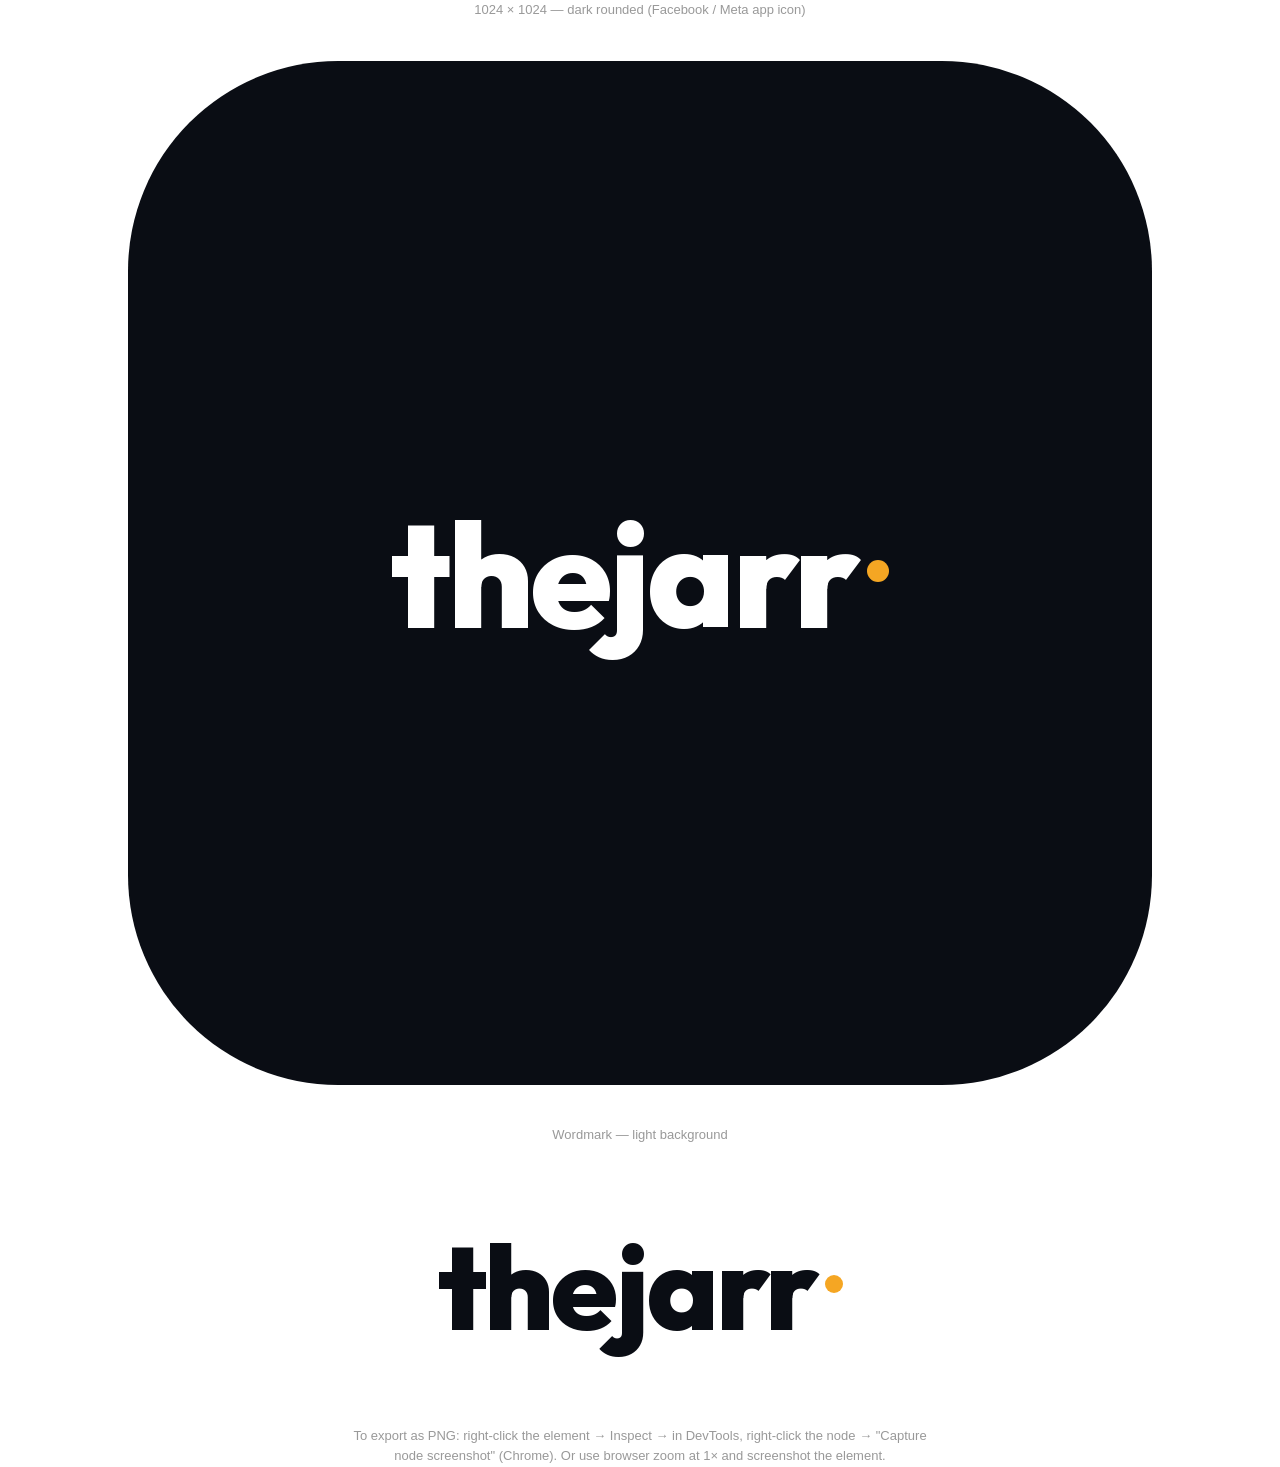
<file: logo-export.html>
<!DOCTYPE html>
<html lang="en">
<head>
  <meta charset="UTF-8" />
  <meta name="viewport" content="width=device-width, initial-scale=1.0" />
  <title>Logo Export</title>
  <link rel="stylesheet" href="theme.css" />
  <link rel="stylesheet" href="styles.css" />
  <script data-goatcounter="https://thejarr.goatcounter.com/count" async src="//gc.zgo.at/count.js"></script>
  <style>
    * { margin: 0; padding: 0; box-sizing: border-box; }
    body { background: #fff; display: flex; flex-direction: column; align-items: center; justify-content: center; min-height: 100vh; gap: 40px; }

    /* ── 1024×1024 square icon (dark bg, centred wordmark) ── */
    .icon-1024 {
      width: 1024px;
      height: 1024px;
      background: #0a0d14;
      border-radius: 210px;
      display: flex;
      align-items: center;
      justify-content: center;
      flex-shrink: 0;
    }
    .icon-1024 .wordmark {
      font-family: var(--font-display);
      font-weight: 800;
      font-size: 148px;
      letter-spacing: -4px;
      color: #ffffff;
      display: flex;
      align-items: center;
      gap: 10px;
      line-height: 1;
    }
    .icon-1024 .wordmark .dot {
      width: 22px;
      height: 22px;
      border-radius: 50%;
      background: #f5a623;
      flex-shrink: 0;
      /* optically align to cap-height */
      margin-bottom: 4px;
    }

    /* ── Flat / transparent version for light backgrounds ── */
    .logo-flat {
      background: transparent;
      padding: 40px 60px;
      display: flex;
      align-items: center;
    }
    .logo-flat .wordmark {
      font-family: var(--font-display);
      font-weight: 800;
      font-size: 120px;
      letter-spacing: -3px;
      color: #0a0d14;
      display: flex;
      align-items: center;
      gap: 8px;
      line-height: 1;
    }
    .logo-flat .wordmark .dot {
      width: 18px;
      height: 18px;
      border-radius: 50%;
      background: #f5a623;
      flex-shrink: 0;
      margin-bottom: 4px;
    }

    .label {
      font-family: sans-serif;
      font-size: 13px;
      color: #999;
      text-align: center;
    }
  </style>
</head>
<body>

  <p class="label">1024 × 1024 — dark rounded (Facebook / Meta app icon)</p>
  <div class="icon-1024" id="icon-square">
    <div class="wordmark">
      thejarr<span class="dot"></span>
    </div>
  </div>

  <p class="label">Wordmark — light background</p>
  <div class="logo-flat" id="logo-flat">
    <div class="wordmark">
      thejarr<span class="dot"></span>
    </div>
  </div>

  <p class="label" style="max-width:600px; text-align:center; line-height:1.6;">
    To export as PNG: right-click the element → Inspect → in DevTools,
    right-click the node → "Capture node screenshot" (Chrome). Or use
    browser zoom at 1× and screenshot the element.
  </p>

</body>
</html>
</file>
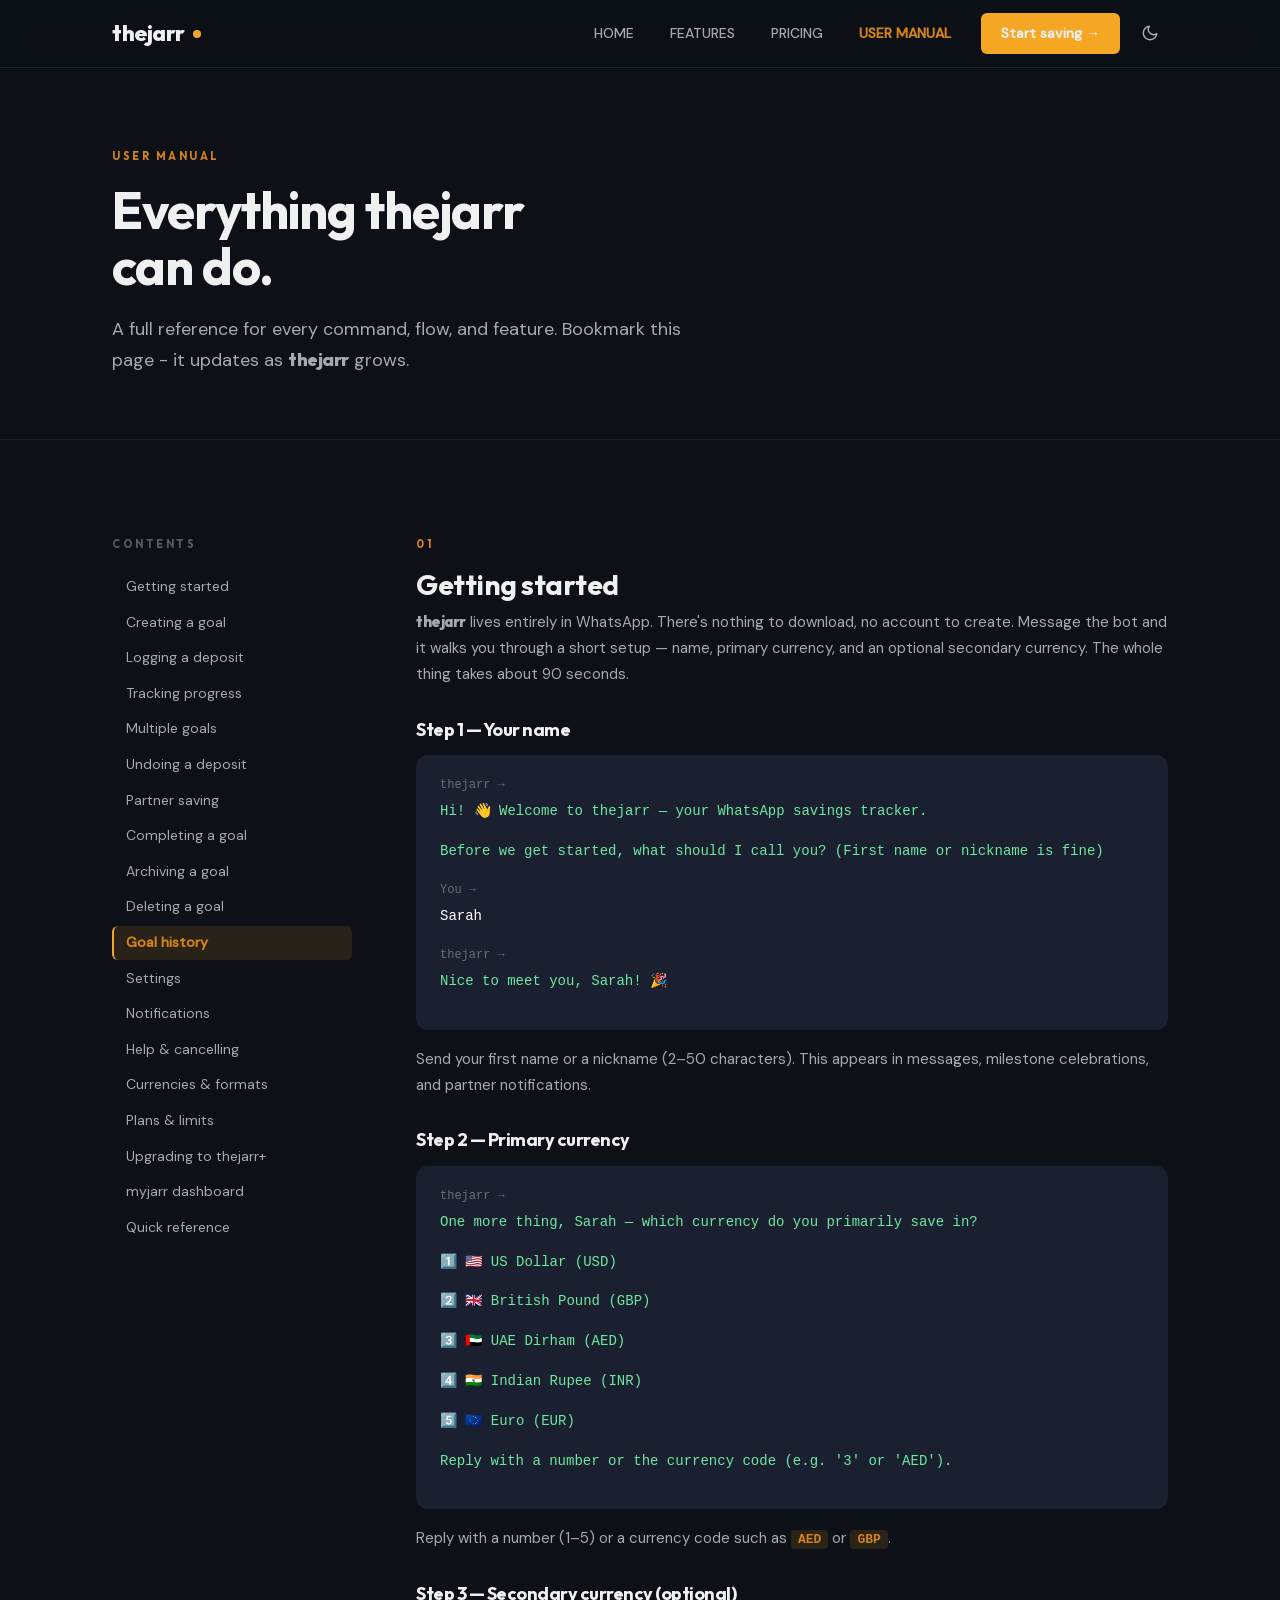
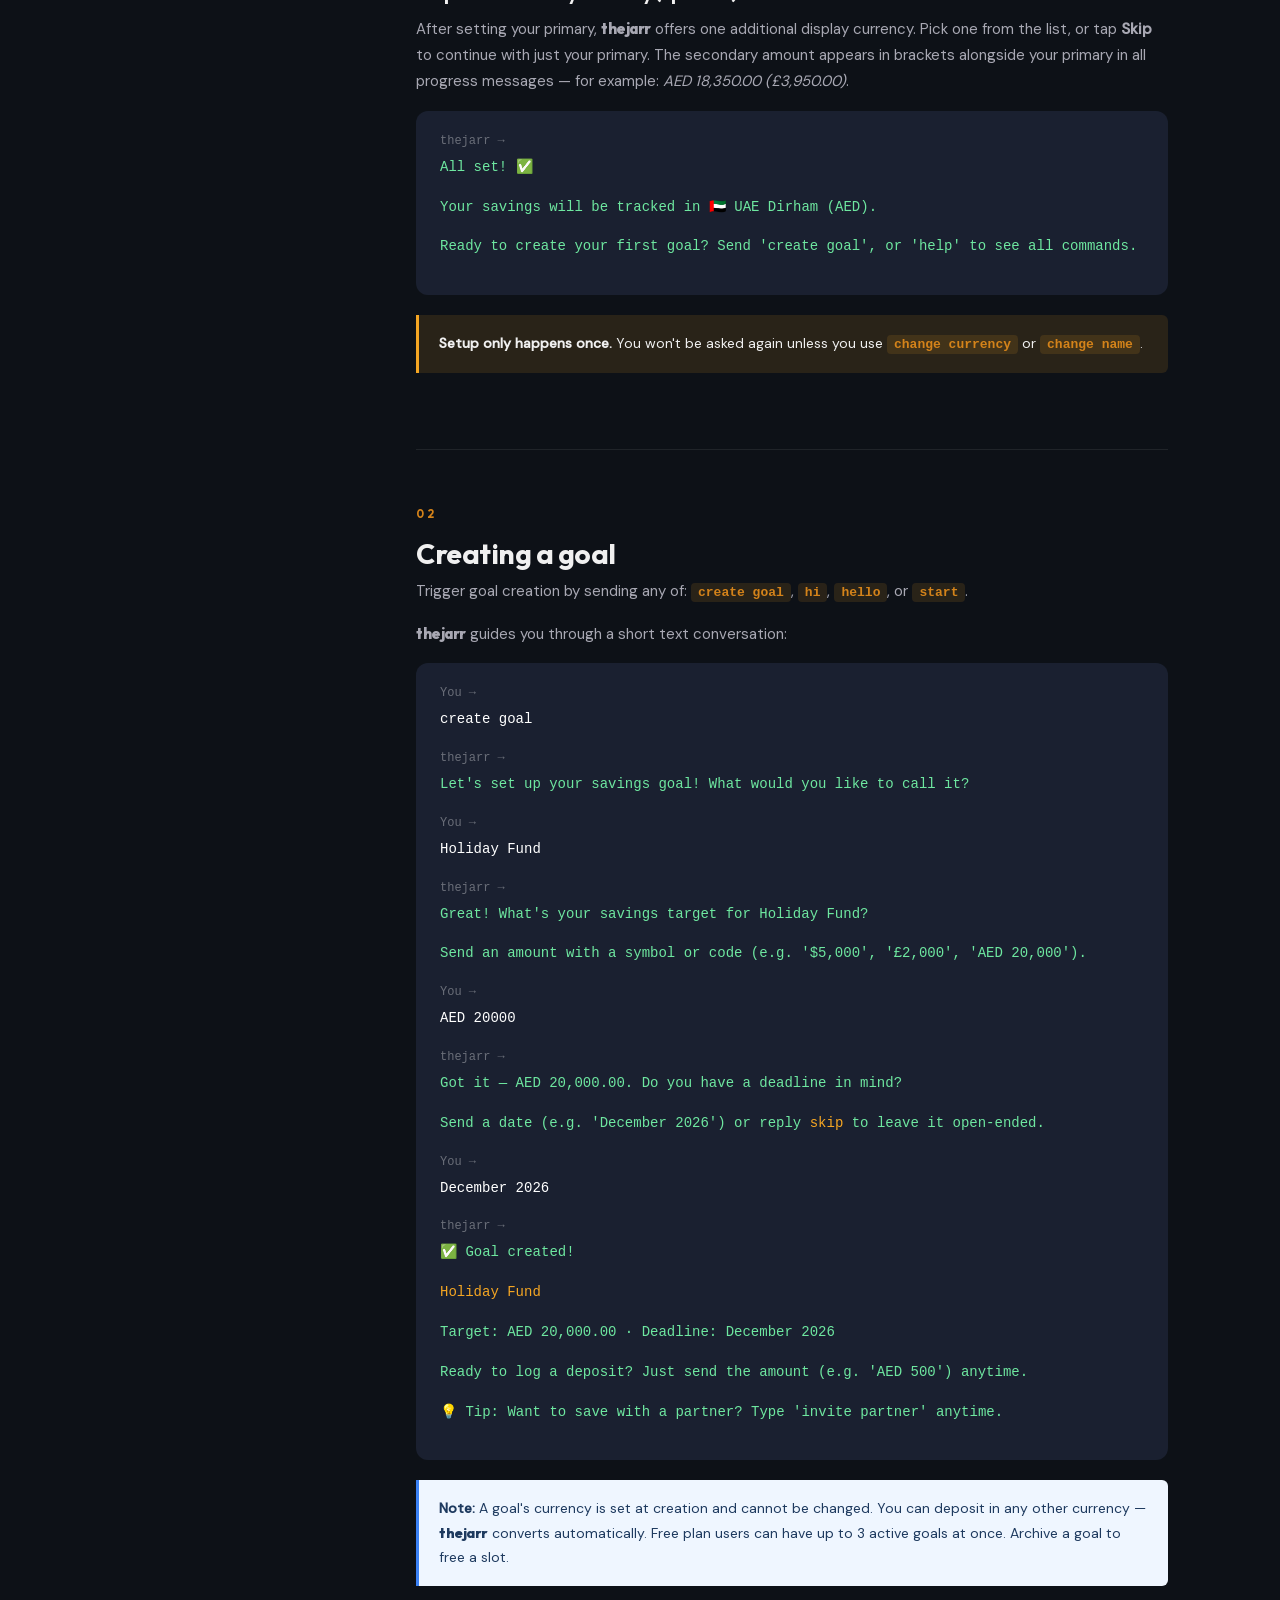
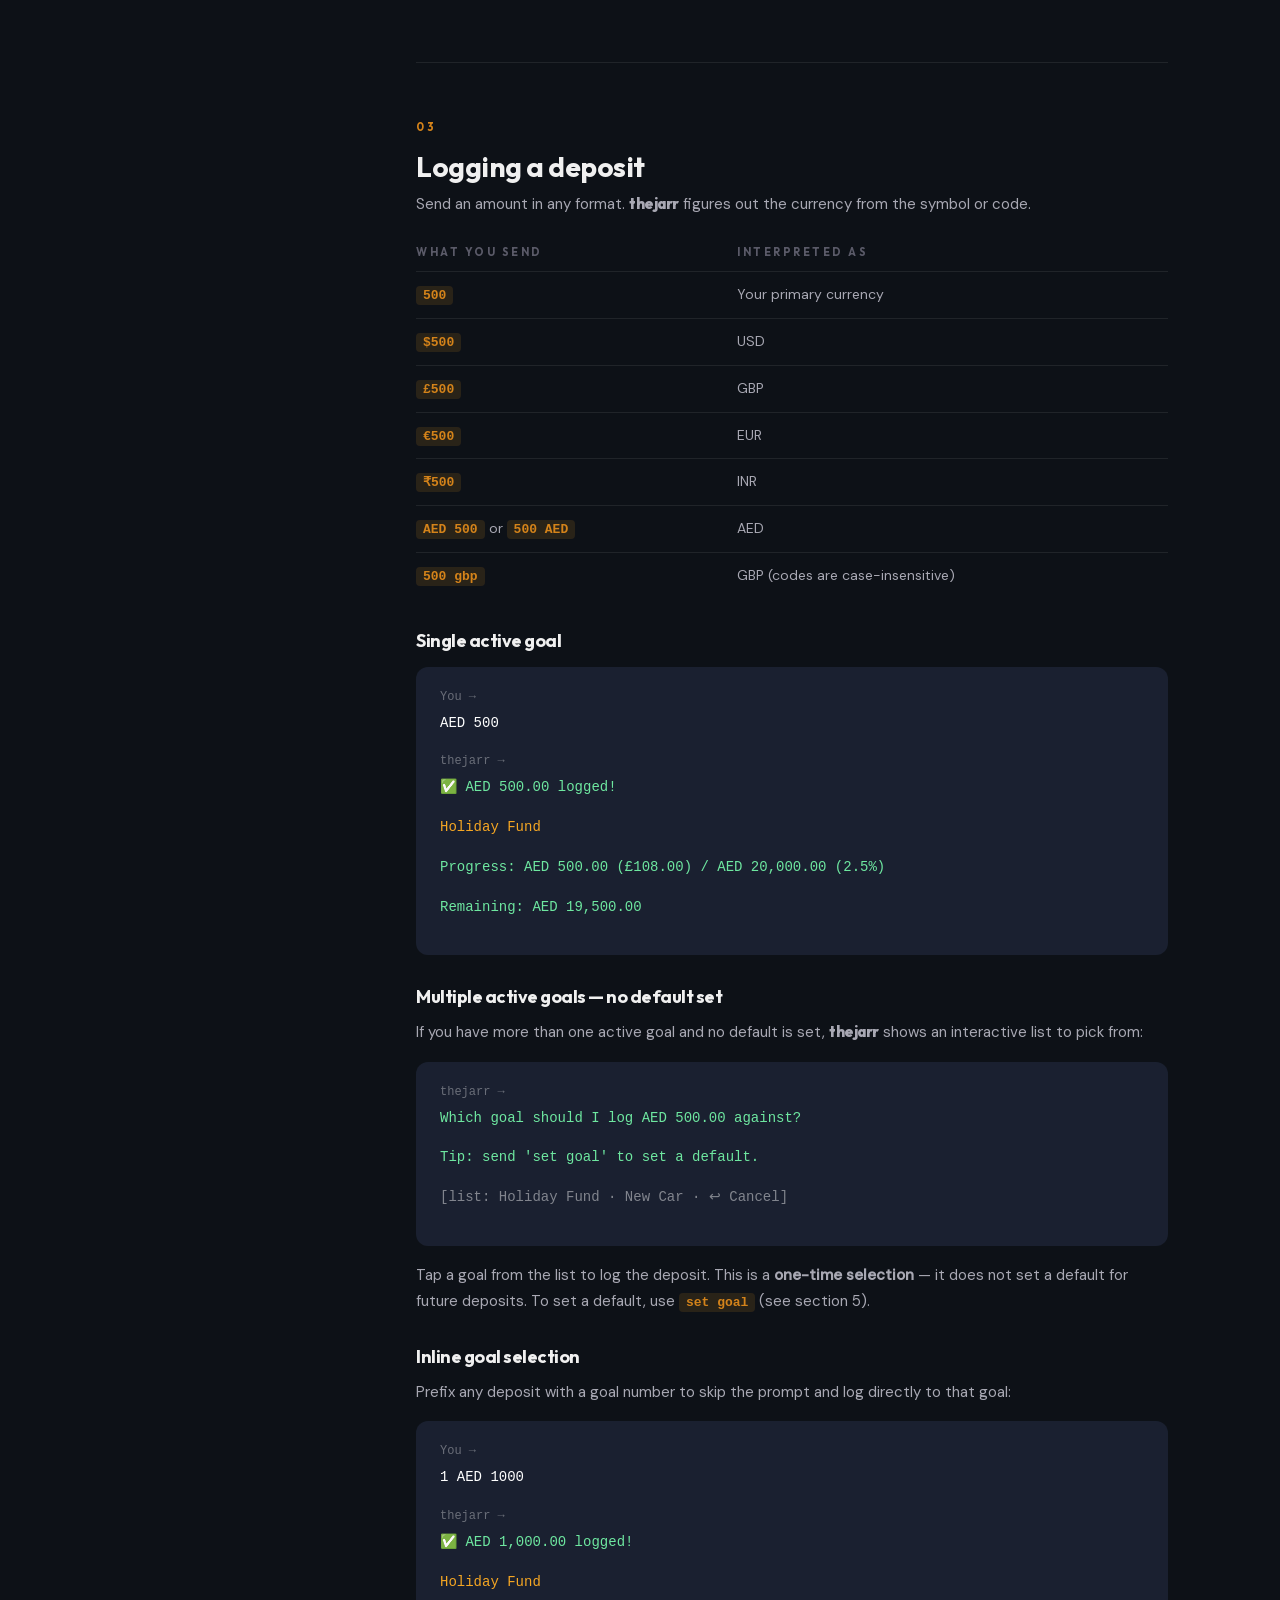
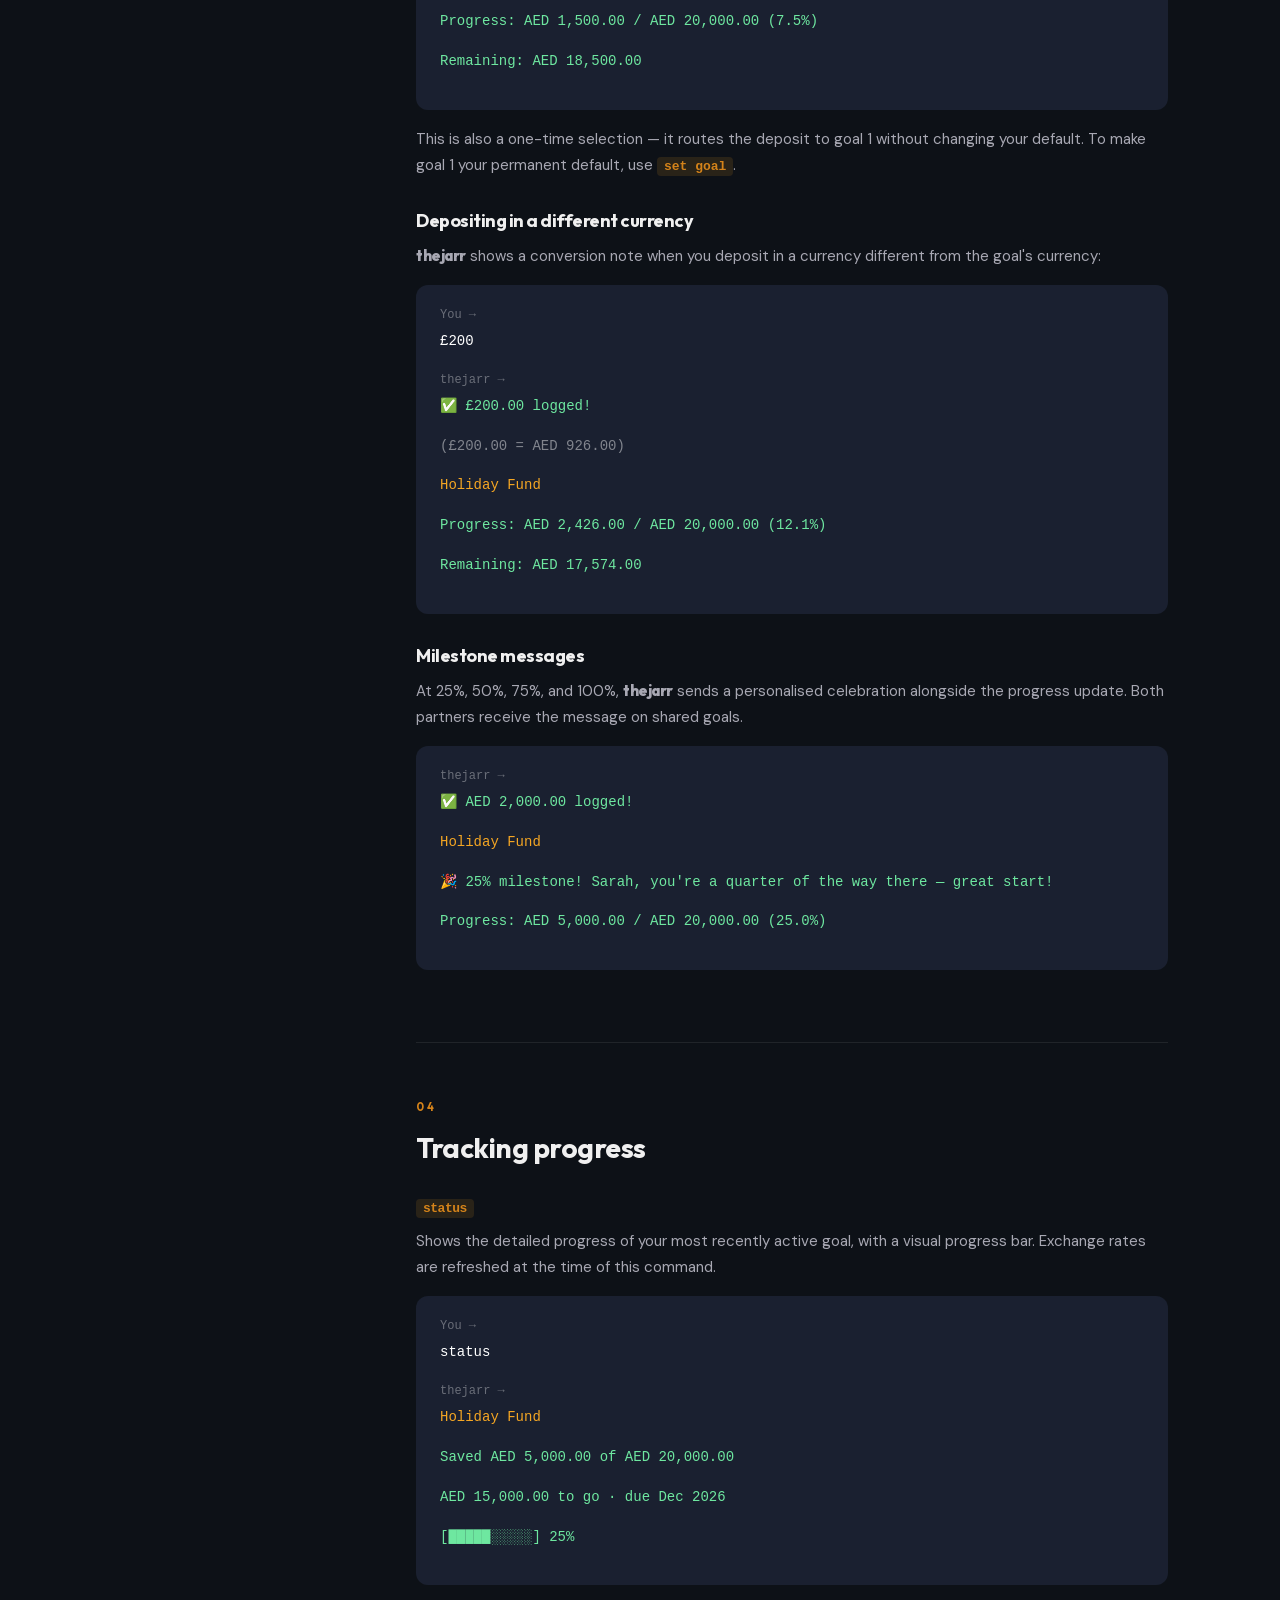
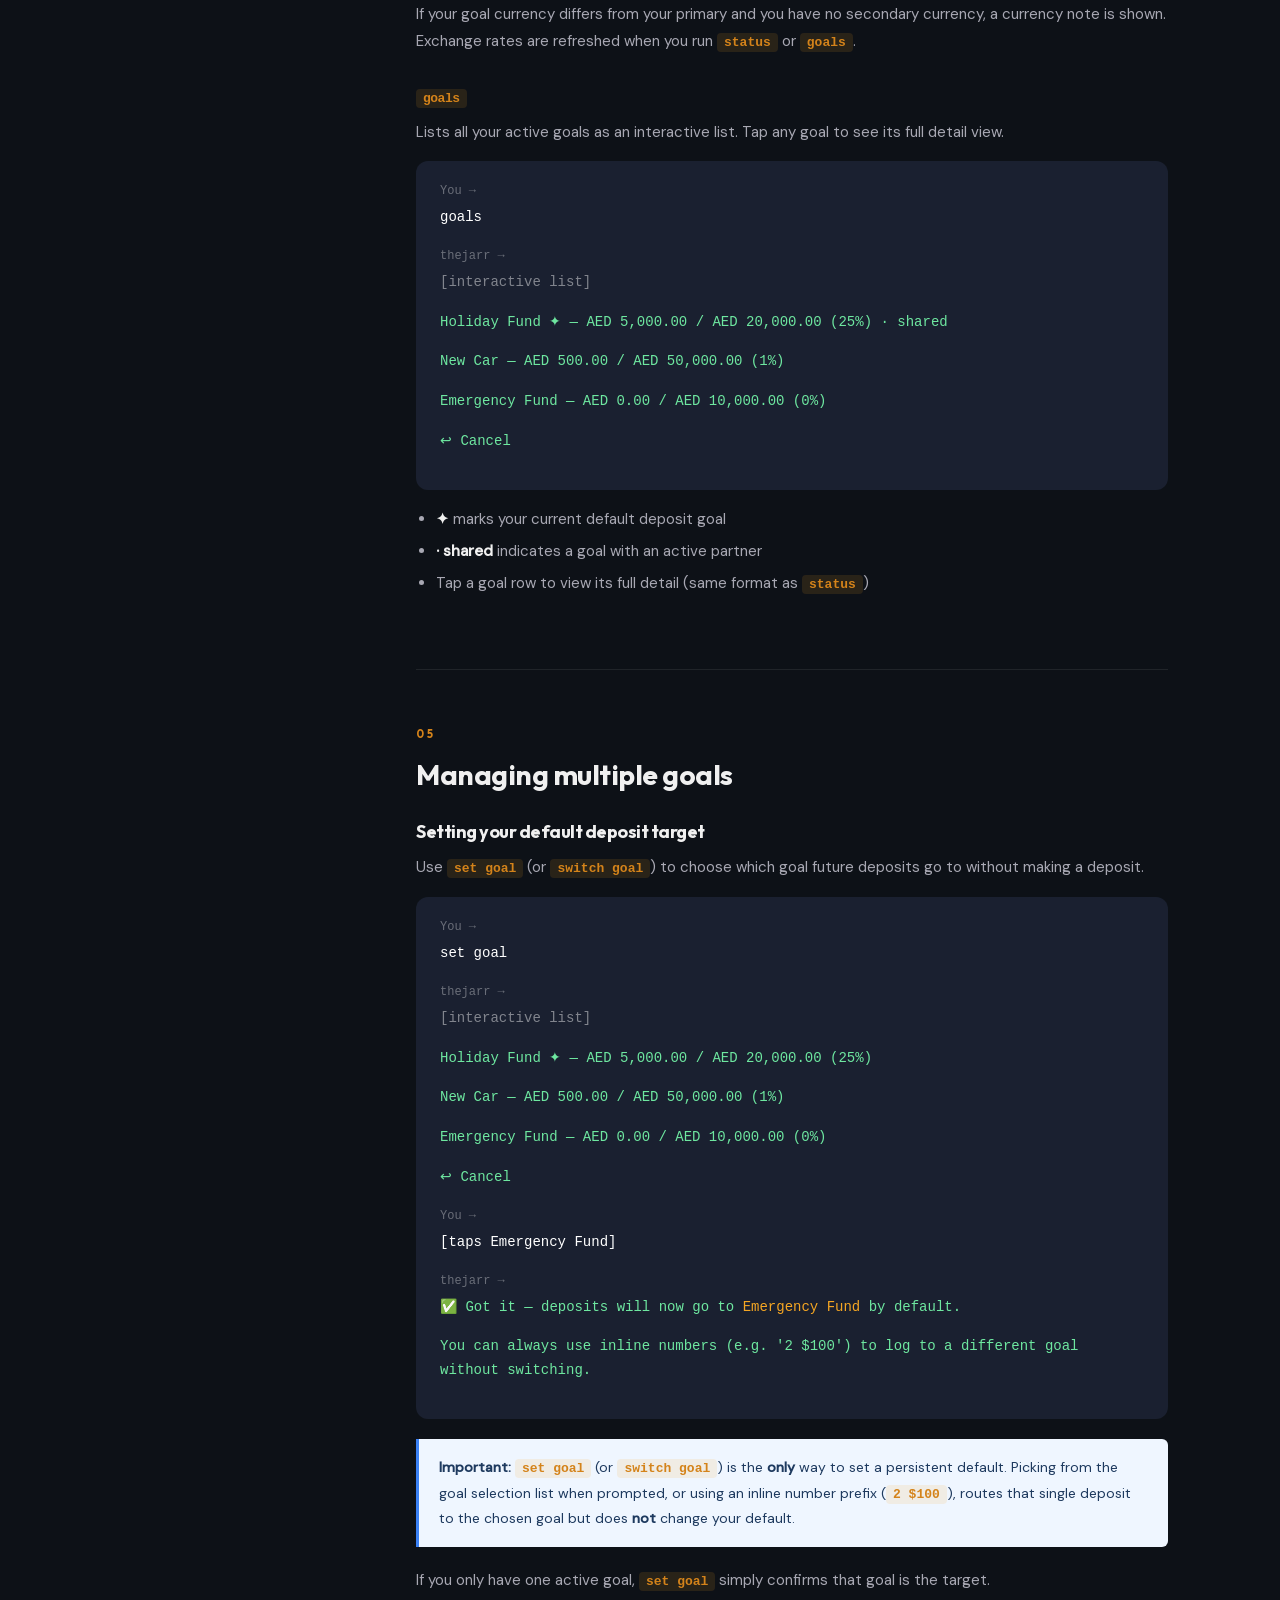
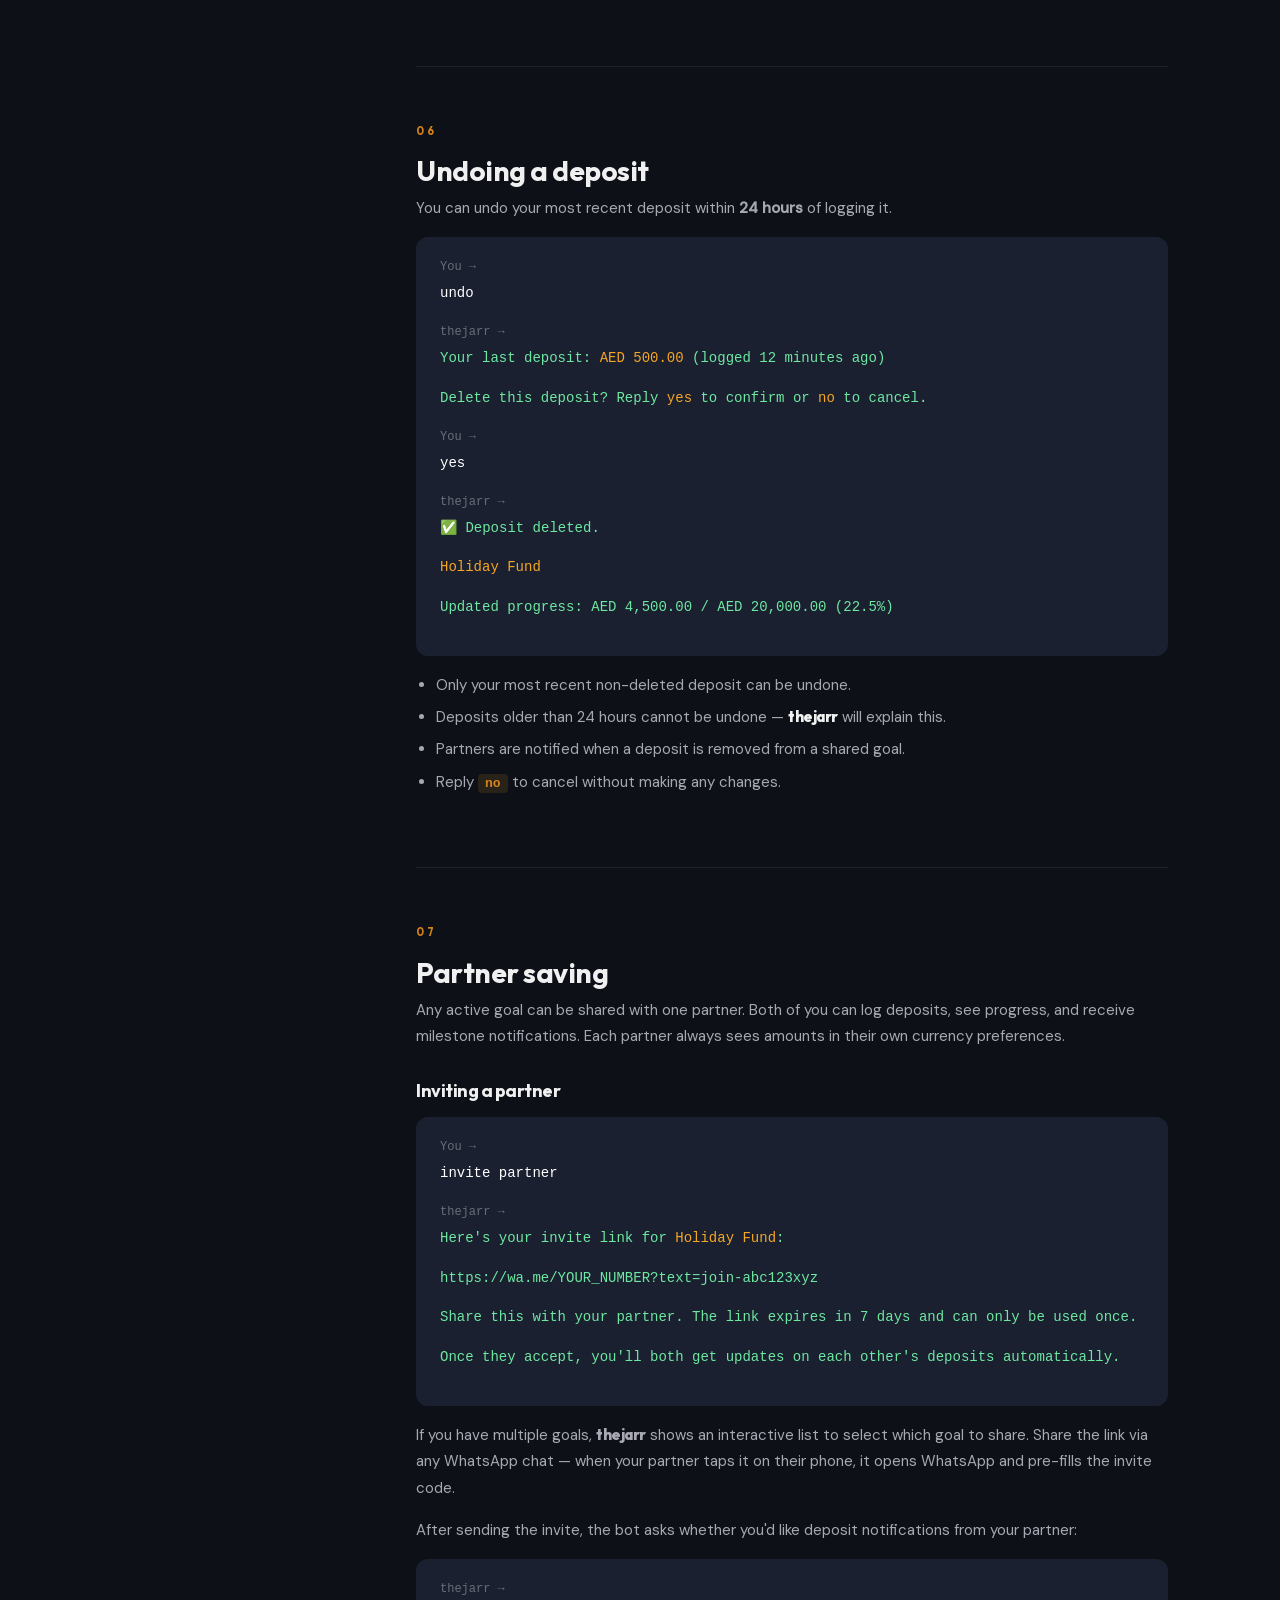
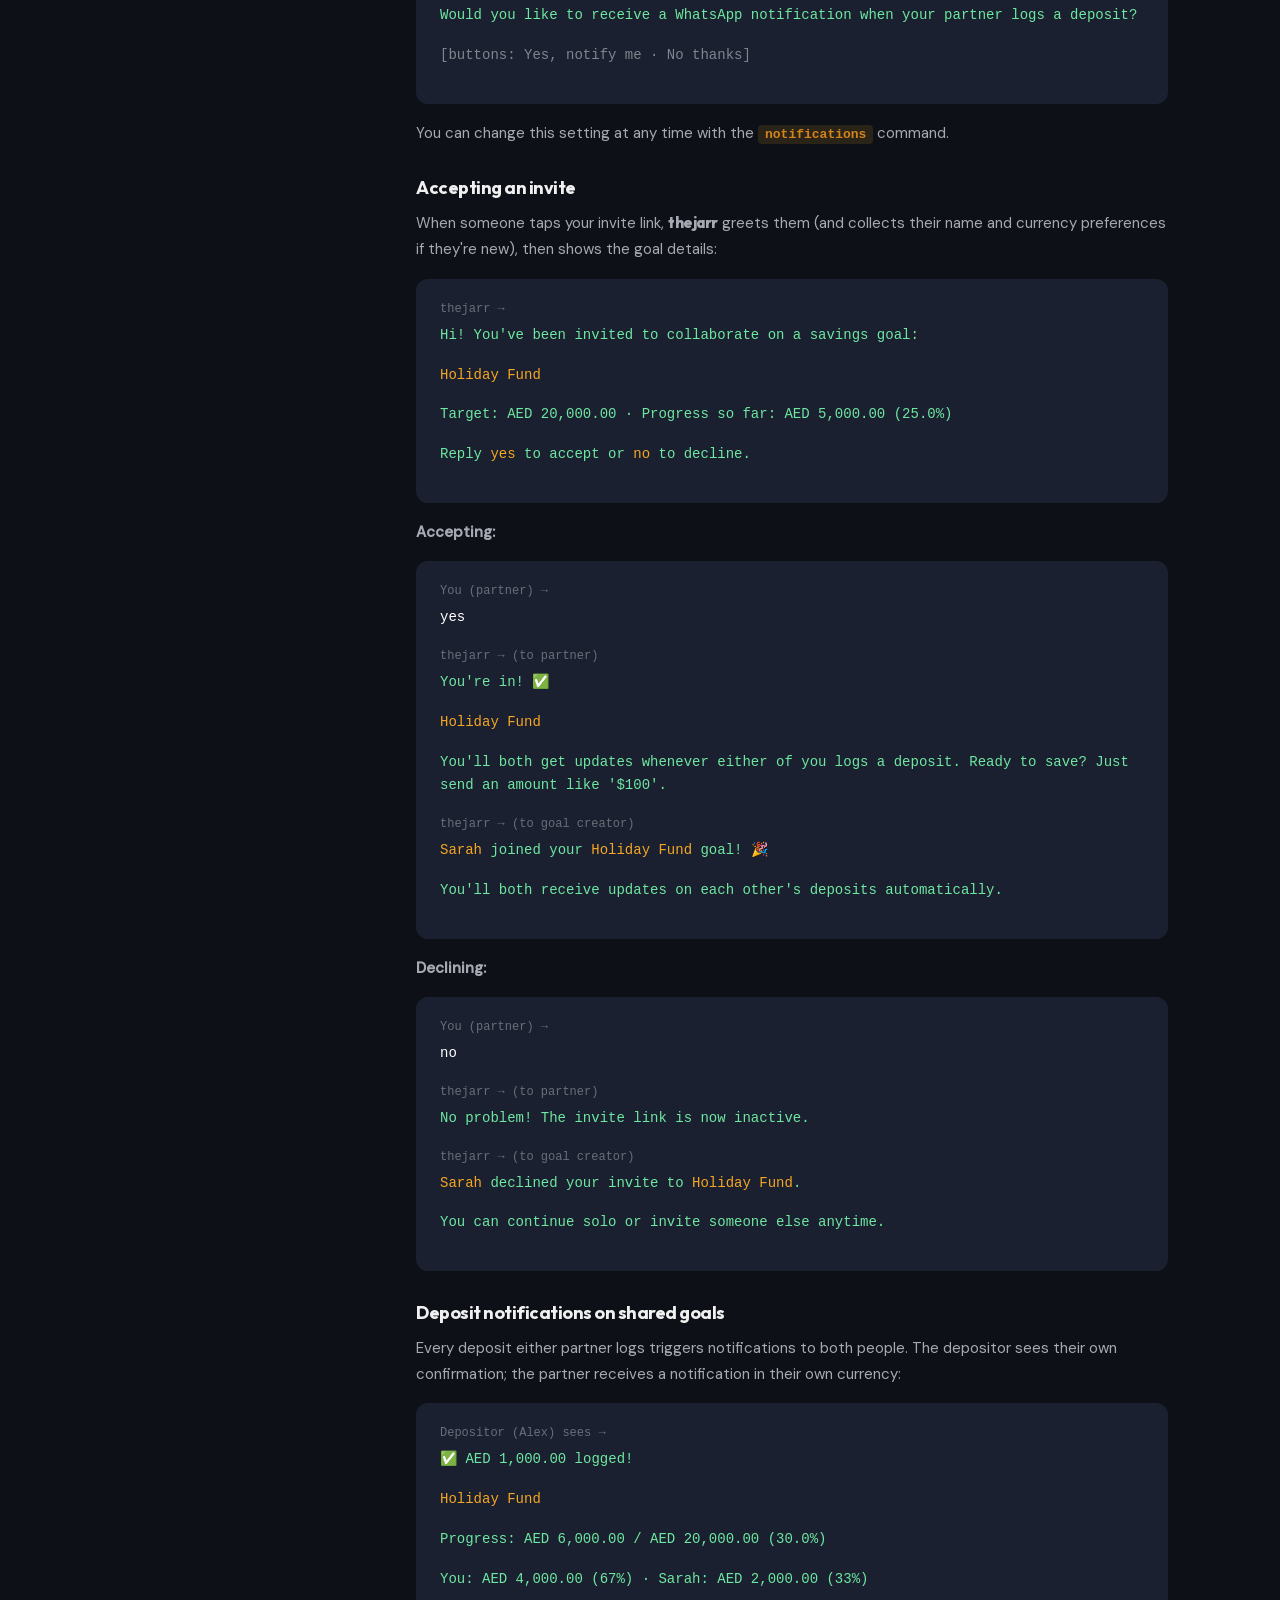
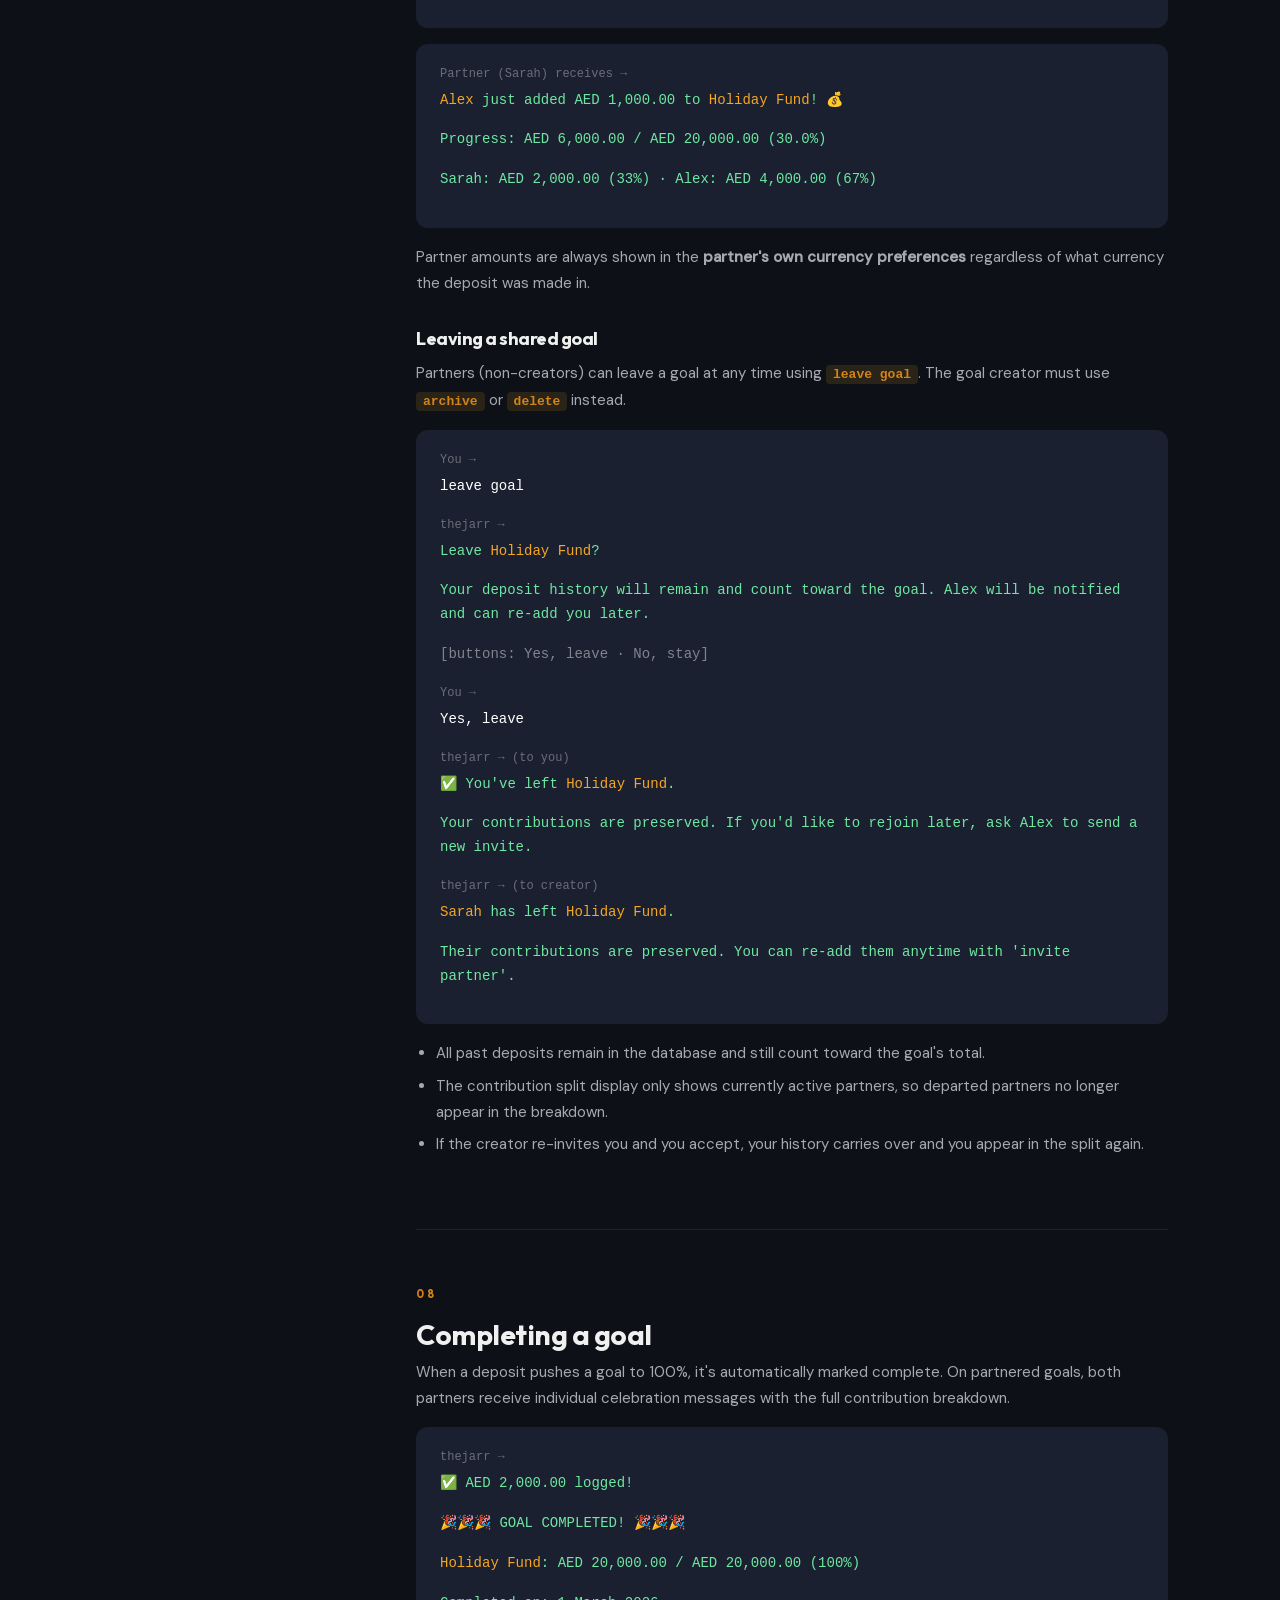
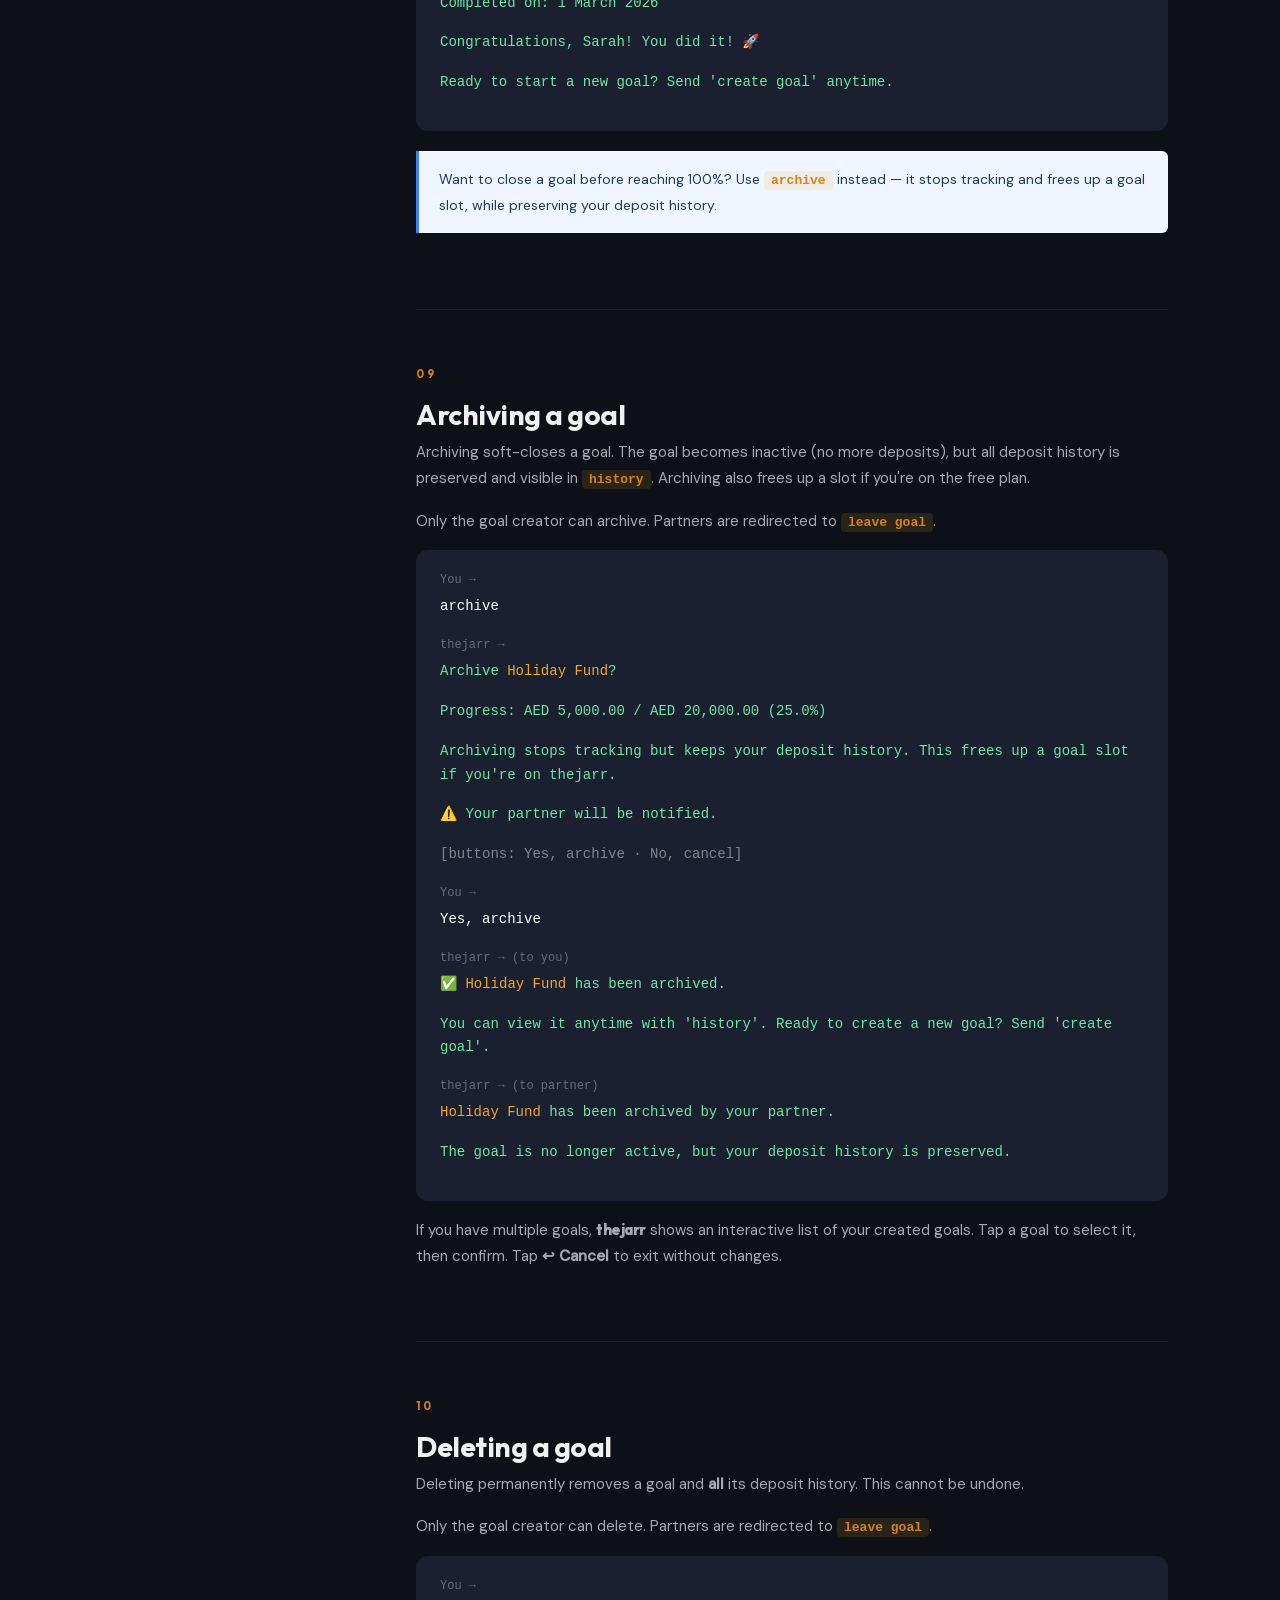
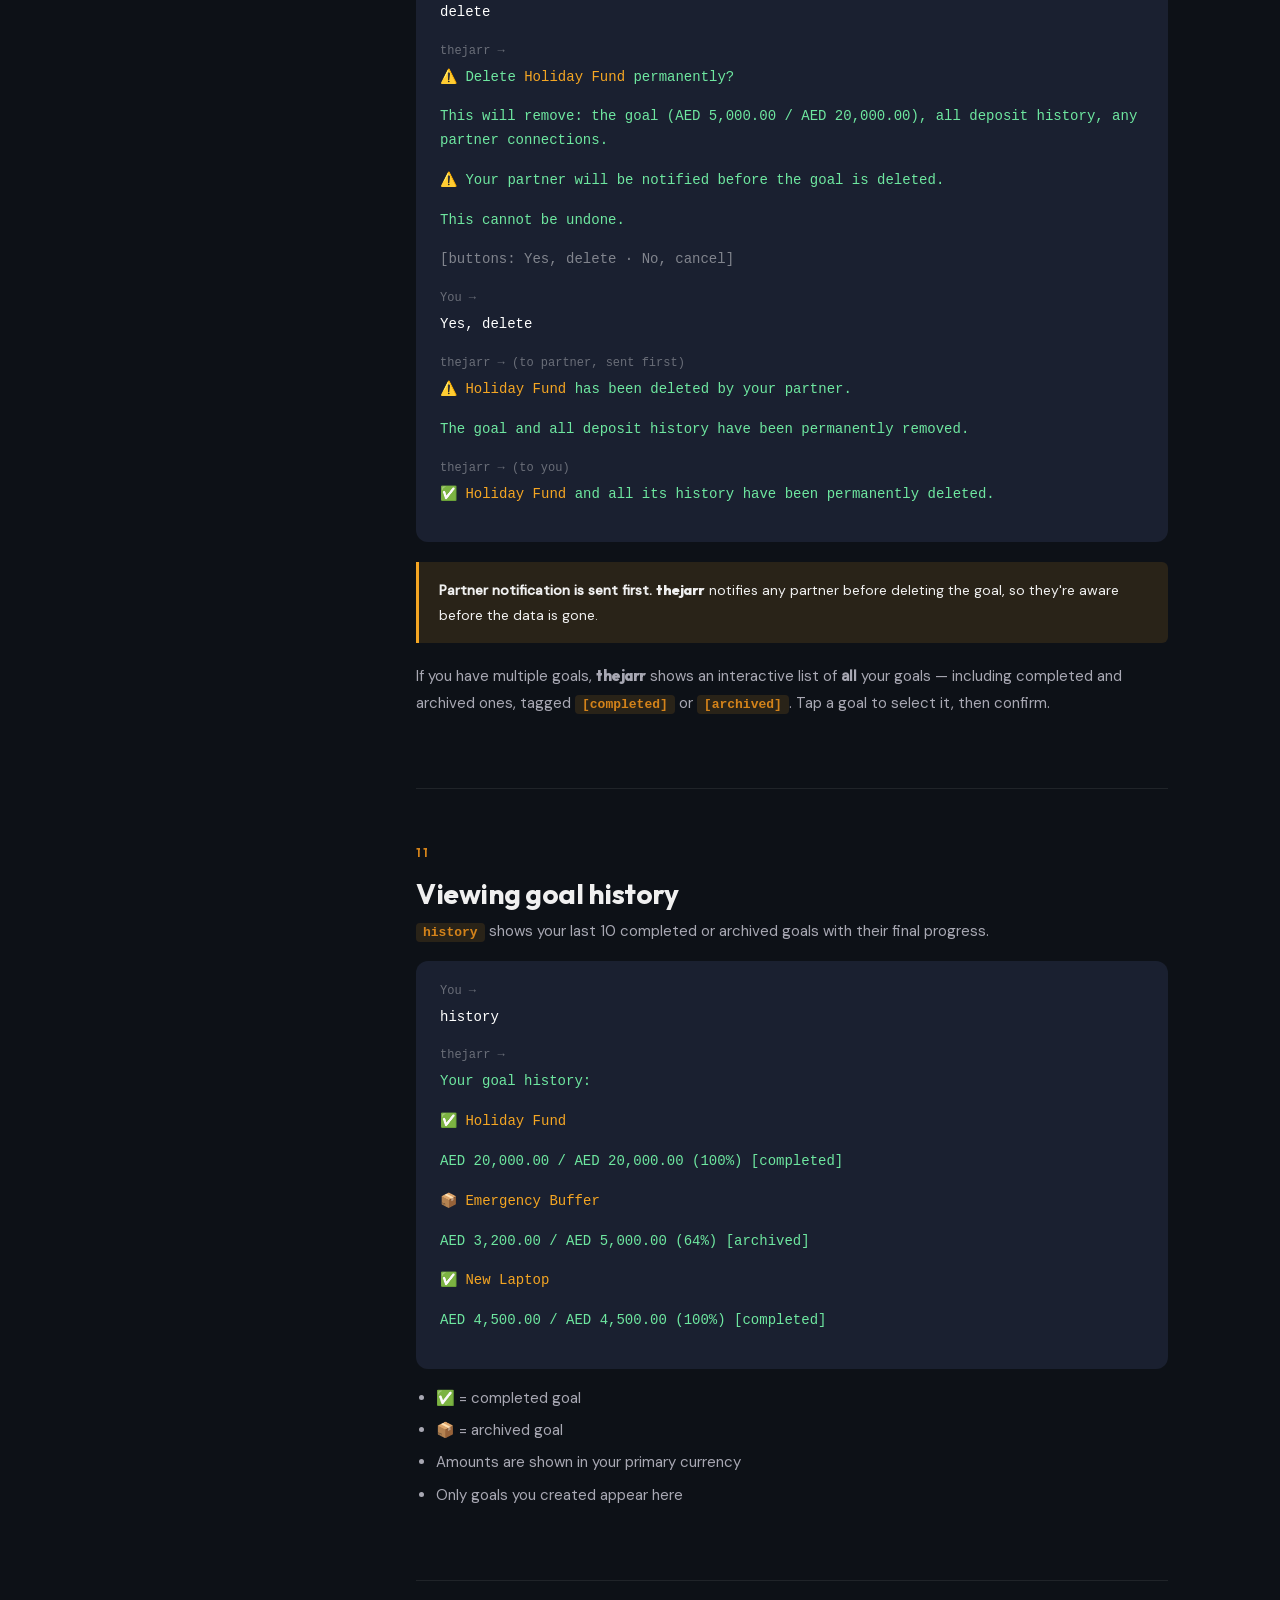
<file: manual.html>
<!DOCTYPE html>
<html lang="en">
<head>
  <meta charset="UTF-8" />
  <meta name="viewport" content="width=device-width, initial-scale=1.0" />
  <title>User Manual - thejarr</title>
  <meta name="description" content="The complete thejarr user manual - every command, flow, and feature explained." />
  <link rel="stylesheet" href="theme.css" />
  <link rel="stylesheet" href="theme-dark.css" />
  <link rel="stylesheet" href="styles.css" />
  <script data-goatcounter="https://thejarr.goatcounter.com/count" async src="//gc.zgo.at/count.js"></script>
</head>
<body>

<nav class="nav"></nav>

<main>

<!-- ══ PAGE HERO ═════════════════════════════════════ -->
<section class="page-hero">
  <div class="container">
    <div style="max-width: 600px;">
      <span class="eyebrow">User Manual</span>
      <h1 class="headline anim-fade-up">Everything thejarr<br>can do.</h1>
      <p class="body-lg anim-fade-up anim-delay-1" style="margin-top: 20px;">
        A full reference for every command, flow, and feature. Bookmark this page - it updates as <strong class="brand">thejarr</strong> grows.
      </p>
    </div>
  </div>
</section>

<!-- ══ MANUAL BODY ════════════════════════════════════ -->
<section class="section">
  <div class="container">
    <div class="manual-layout">

      <!-- Sidebar -->
      <aside class="manual-sidebar">
        <p class="sidebar-title">Contents</p>
        <ul class="sidebar-nav">
          <li><a href="#getting-started" class="sidebar-link active">Getting started</a></li>
          <li><a href="#create-goal" class="sidebar-link">Creating a goal</a></li>
          <li><a href="#deposits" class="sidebar-link">Logging a deposit</a></li>
          <li><a href="#tracking" class="sidebar-link">Tracking progress</a></li>
          <li><a href="#multiple-goals" class="sidebar-link">Multiple goals</a></li>
          <li><a href="#undo" class="sidebar-link">Undoing a deposit</a></li>
          <li><a href="#partners" class="sidebar-link">Partner saving</a></li>
          <li><a href="#complete" class="sidebar-link">Completing a goal</a></li>
          <li><a href="#archive" class="sidebar-link">Archiving a goal</a></li>
          <li><a href="#delete" class="sidebar-link">Deleting a goal</a></li>
          <li><a href="#history" class="sidebar-link">Goal history</a></li>
          <li><a href="#settings" class="sidebar-link">Settings</a></li>
          <li><a href="#notifications" class="sidebar-link">Notifications</a></li>
          <li><a href="#help" class="sidebar-link">Help &amp; cancelling</a></li>
          <li><a href="#currencies" class="sidebar-link">Currencies &amp; formats</a></li>
          <li><a href="#limits" class="sidebar-link">Plans &amp; limits</a></li>
          <li><a href="#upgrade" class="sidebar-link">Upgrading to thejarr+</a></li>
          <li><a href="#myjarr" class="sidebar-link">myjarr dashboard</a></li>
          <li><a href="#reference" class="sidebar-link">Quick reference</a></li>
        </ul>
      </aside>

      <!-- Content -->
      <div class="manual-content">

        <!-- ── 1. Getting started ────────────────────── -->
        <div class="manual-section" id="getting-started">
          <span class="eyebrow">01</span>
          <h2>Getting started</h2>
          <p><strong class="brand">thejarr</strong> lives entirely in WhatsApp. There's nothing to download, no account to create. Message the bot and it walks you through a short setup — name, primary currency, and an optional secondary currency. The whole thing takes about 90 seconds.</p>

          <h3>Step 1 — Your name</h3>
          <div class="cmd-block">
            <p class="prompt">thejarr →</p>
            <p class="text"><span class="green">Hi! 👋 Welcome to thejarr — your WhatsApp savings tracker.</span></p>
            <p class="text"><span class="green">Before we get started, what should I call you? (First name or nickname is fine)</span></p>
            <p class="prompt" style="margin-top:12px;">You →</p>
            <p class="text">Sarah</p>
            <p class="prompt" style="margin-top:8px;">thejarr →</p>
            <p class="text"><span class="green">Nice to meet you, Sarah! 🎉</span></p>
          </div>
          <p>Send your first name or a nickname (2–50 characters). This appears in messages, milestone celebrations, and partner notifications.</p>

          <h3>Step 2 — Primary currency</h3>
          <div class="cmd-block">
            <p class="prompt">thejarr →</p>
            <p class="text"><span class="green">One more thing, Sarah — which currency do you primarily save in?</span></p>
            <p class="text"><span class="green">1️⃣ 🇺🇸 US Dollar (USD)</span></p>
            <p class="text"><span class="green">2️⃣ 🇬🇧 British Pound (GBP)</span></p>
            <p class="text"><span class="green">3️⃣ 🇦🇪 UAE Dirham (AED)</span></p>
            <p class="text"><span class="green">4️⃣ 🇮🇳 Indian Rupee (INR)</span></p>
            <p class="text"><span class="green">5️⃣ 🇪🇺 Euro (EUR)</span></p>
            <p class="text"><span class="green">Reply with a number or the currency code (e.g. '3' or 'AED').</span></p>
          </div>
          <p>Reply with a number (1–5) or a currency code such as <code>AED</code> or <code>GBP</code>.</p>

          <h3>Step 3 — Secondary currency (optional)</h3>
          <p>After setting your primary, <strong class="brand">thejarr</strong> offers one additional display currency. Pick one from the list, or tap <strong>Skip</strong> to continue with just your primary. The secondary amount appears in brackets alongside your primary in all progress messages — for example: <em>AED 18,350.00 (£3,950.00)</em>.</p>

          <div class="cmd-block">
            <p class="prompt">thejarr →</p>
            <p class="text"><span class="green">All set! ✅</span></p>
            <p class="text"><span class="green">Your savings will be tracked in 🇦🇪 UAE Dirham (AED).</span></p>
            <p class="text"><span class="green">Ready to create your first goal? Send 'create goal', or 'help' to see all commands.</span></p>
          </div>

          <div class="callout">
            <p><strong>Setup only happens once.</strong> You won't be asked again unless you use <code>change currency</code> or <code>change name</code>.</p>
          </div>
        </div>

        <!-- ── 2. Creating a goal ─────────────────────── -->
        <div class="manual-section" id="create-goal">
          <span class="eyebrow">02</span>
          <h2>Creating a goal</h2>
          <p>Trigger goal creation by sending any of: <code>create goal</code>, <code>hi</code>, <code>hello</code>, or <code>start</code>.</p>

          <p><strong class="brand">thejarr</strong> guides you through a short text conversation:</p>

          <div class="cmd-block">
            <p class="prompt">You →</p>
            <p class="text">create goal</p>
            <p class="prompt" style="margin-top:12px;">thejarr →</p>
            <p class="text"><span class="green">Let's set up your savings goal! What would you like to call it?</span></p>
            <p class="prompt" style="margin-top:8px;">You →</p>
            <p class="text">Holiday Fund</p>
            <p class="prompt" style="margin-top:8px;">thejarr →</p>
            <p class="text"><span class="green">Great! What's your savings target for Holiday Fund?</span></p>
            <p class="text"><span class="green">Send an amount with a symbol or code (e.g. '$5,000', '£2,000', 'AED 20,000').</span></p>
            <p class="prompt" style="margin-top:8px;">You →</p>
            <p class="text">AED 20000</p>
            <p class="prompt" style="margin-top:8px;">thejarr →</p>
            <p class="text"><span class="green">Got it — AED 20,000.00. Do you have a deadline in mind?</span></p>
            <p class="text"><span class="green">Send a date (e.g. 'December 2026') or reply <span class="amber">skip</span> to leave it open-ended.</span></p>
            <p class="prompt" style="margin-top:8px;">You →</p>
            <p class="text">December 2026</p>
            <p class="prompt" style="margin-top:8px;">thejarr →</p>
            <p class="text"><span class="green">✅ Goal created!</span></p>
            <p class="text"><span class="green"><span class="amber">Holiday Fund</span></span></p>
            <p class="text"><span class="green">Target: AED 20,000.00 · Deadline: December 2026</span></p>
            <p class="text"><span class="green">Ready to log a deposit? Just send the amount (e.g. 'AED 500') anytime.</span></p>
            <p class="text"><span class="green">💡 Tip: Want to save with a partner? Type 'invite partner' anytime.</span></p>
          </div>

          <div class="callout info">
            <p><strong>Note:</strong> A goal's currency is set at creation and cannot be changed. You can deposit in any other currency — <strong class="brand">thejarr</strong> converts automatically. Free plan users can have up to 3 active goals at once. Archive a goal to free a slot.</p>
          </div>
        </div>

        <!-- ── 3. Logging a deposit ───────────────────── -->
        <div class="manual-section" id="deposits">
          <span class="eyebrow">03</span>
          <h2>Logging a deposit</h2>
          <p>Send an amount in any format. <strong class="brand">thejarr</strong> figures out the currency from the symbol or code.</p>

          <table class="ref-table" style="margin-bottom: 24px;">
            <thead><tr><th>What you send</th><th>Interpreted as</th></tr></thead>
            <tbody>
              <tr><td><code>500</code></td><td>Your primary currency</td></tr>
              <tr><td><code>$500</code></td><td>USD</td></tr>
              <tr><td><code>£500</code></td><td>GBP</td></tr>
              <tr><td><code>€500</code></td><td>EUR</td></tr>
              <tr><td><code>₹500</code></td><td>INR</td></tr>
              <tr><td><code>AED 500</code> or <code>500 AED</code></td><td>AED</td></tr>
              <tr><td><code>500 gbp</code></td><td>GBP (codes are case-insensitive)</td></tr>
            </tbody>
          </table>

          <h3>Single active goal</h3>
          <div class="cmd-block">
            <p class="prompt">You →</p>
            <p class="text">AED 500</p>
            <p class="prompt" style="margin-top:12px;">thejarr →</p>
            <p class="text"><span class="green">✅ AED 500.00 logged!</span></p>
            <p class="text"><span class="green"><span class="amber">Holiday Fund</span></span></p>
            <p class="text"><span class="green">Progress: AED 500.00 (£108.00) / AED 20,000.00 (2.5%)</span></p>
            <p class="text"><span class="green">Remaining: AED 19,500.00</span></p>
          </div>

          <h3>Multiple active goals — no default set</h3>
          <p>If you have more than one active goal and no default is set, <strong class="brand">thejarr</strong> shows an interactive list to pick from:</p>
          <div class="cmd-block">
            <p class="prompt">thejarr →</p>
            <p class="text"><span class="green">Which goal should I log AED 500.00 against?</span></p>
            <p class="text"><span class="green">Tip: send 'set goal' to set a default.</span></p>
            <p class="text"><span class="green muted">[list: Holiday Fund · New Car · ↩ Cancel]</span></p>
          </div>
          <p>Tap a goal from the list to log the deposit. This is a <strong>one-time selection</strong> — it does not set a default for future deposits. To set a default, use <code>set goal</code> (see <a href="#multiple-goals">section 5</a>).</p>

          <h3>Inline goal selection</h3>
          <p>Prefix any deposit with a goal number to skip the prompt and log directly to that goal:</p>
          <div class="cmd-block">
            <p class="prompt">You →</p>
            <p class="text">1 AED 1000</p>
            <p class="prompt" style="margin-top:12px;">thejarr →</p>
            <p class="text"><span class="green">✅ AED 1,000.00 logged!</span></p>
            <p class="text"><span class="green"><span class="amber">Holiday Fund</span></span></p>
            <p class="text"><span class="green">Progress: AED 1,500.00 / AED 20,000.00 (7.5%)</span></p>
            <p class="text"><span class="green">Remaining: AED 18,500.00</span></p>
          </div>
          <p>This is also a one-time selection — it routes the deposit to goal 1 without changing your default. To make goal 1 your permanent default, use <code>set goal</code>.</p>

          <h3>Depositing in a different currency</h3>
          <p><strong class="brand">thejarr</strong> shows a conversion note when you deposit in a currency different from the goal's currency:</p>
          <div class="cmd-block">
            <p class="prompt">You →</p>
            <p class="text">£200</p>
            <p class="prompt" style="margin-top:12px;">thejarr →</p>
            <p class="text"><span class="green">✅ £200.00 logged!</span></p>
            <p class="text"><span class="green"><span class="muted">(£200.00 = AED 926.00)</span></span></p>
            <p class="text"><span class="green"><span class="amber">Holiday Fund</span></span></p>
            <p class="text"><span class="green">Progress: AED 2,426.00 / AED 20,000.00 (12.1%)</span></p>
            <p class="text"><span class="green">Remaining: AED 17,574.00</span></p>
          </div>

          <h3>Milestone messages</h3>
          <p>At 25%, 50%, 75%, and 100%, <strong class="brand">thejarr</strong> sends a personalised celebration alongside the progress update. Both partners receive the message on shared goals.</p>
          <div class="cmd-block">
            <p class="prompt">thejarr →</p>
            <p class="text"><span class="green">✅ AED 2,000.00 logged!</span></p>
            <p class="text"><span class="green"><span class="amber">Holiday Fund</span></span></p>
            <p class="text"><span class="green">🎉 25% milestone! Sarah, you're a quarter of the way there — great start!</span></p>
            <p class="text"><span class="green">Progress: AED 5,000.00 / AED 20,000.00 (25.0%)</span></p>
          </div>
        </div>

        <!-- ── 4. Tracking progress ───────────────────── -->
        <div class="manual-section" id="tracking">
          <span class="eyebrow">04</span>
          <h2>Tracking progress</h2>

          <h3><code>status</code></h3>
          <p>Shows the detailed progress of your most recently active goal, with a visual progress bar. Exchange rates are refreshed at the time of this command.</p>
          <div class="cmd-block">
            <p class="prompt">You →</p>
            <p class="text">status</p>
            <p class="prompt" style="margin-top:12px;">thejarr →</p>
            <p class="text"><span class="green"><span class="amber">Holiday Fund</span></span></p>
            <p class="text"><span class="green">Saved AED 5,000.00 of AED 20,000.00</span></p>
            <p class="text"><span class="green">AED 15,000.00 to go · due Dec 2026</span></p>
            <p class="text"><span class="green">[█████░░░░░] 25%</span></p>
          </div>
          <p>If your goal currency differs from your primary and you have no secondary currency, a currency note is shown. Exchange rates are refreshed when you run <code>status</code> or <code>goals</code>.</p>

          <h3><code>goals</code></h3>
          <p>Lists all your active goals as an interactive list. Tap any goal to see its full detail view.</p>
          <div class="cmd-block">
            <p class="prompt">You →</p>
            <p class="text">goals</p>
            <p class="prompt" style="margin-top:12px;">thejarr →</p>
            <p class="text"><span class="green muted">[interactive list]</span></p>
            <p class="text"><span class="green">Holiday Fund ✦ — AED 5,000.00 / AED 20,000.00 (25%) · shared</span></p>
            <p class="text"><span class="green">New Car — AED 500.00 / AED 50,000.00 (1%)</span></p>
            <p class="text"><span class="green">Emergency Fund — AED 0.00 / AED 10,000.00 (0%)</span></p>
            <p class="text"><span class="green">↩ Cancel</span></p>
          </div>
          <ul>
            <li><strong>✦</strong> marks your current default deposit goal</li>
            <li><strong>· shared</strong> indicates a goal with an active partner</li>
            <li>Tap a goal row to view its full detail (same format as <code>status</code>)</li>
          </ul>
        </div>

        <!-- ── 5. Multiple goals ──────────────────────── -->
        <div class="manual-section" id="multiple-goals">
          <span class="eyebrow">05</span>
          <h2>Managing multiple goals</h2>

          <h3>Setting your default deposit target</h3>
          <p>Use <code>set goal</code> (or <code>switch goal</code>) to choose which goal future deposits go to without making a deposit.</p>
          <div class="cmd-block">
            <p class="prompt">You →</p>
            <p class="text">set goal</p>
            <p class="prompt" style="margin-top:12px;">thejarr →</p>
            <p class="text"><span class="green muted">[interactive list]</span></p>
            <p class="text"><span class="green">Holiday Fund ✦ — AED 5,000.00 / AED 20,000.00 (25%)</span></p>
            <p class="text"><span class="green">New Car — AED 500.00 / AED 50,000.00 (1%)</span></p>
            <p class="text"><span class="green">Emergency Fund — AED 0.00 / AED 10,000.00 (0%)</span></p>
            <p class="text"><span class="green">↩ Cancel</span></p>
            <p class="prompt" style="margin-top:8px;">You →</p>
            <p class="text">[taps Emergency Fund]</p>
            <p class="prompt" style="margin-top:8px;">thejarr →</p>
            <p class="text"><span class="green">✅ Got it — deposits will now go to <span class="amber">Emergency Fund</span> by default.</span></p>
            <p class="text"><span class="green">You can always use inline numbers (e.g. '2 $100') to log to a different goal without switching.</span></p>
          </div>

          <div class="callout info">
            <p><strong>Important:</strong> <code>set goal</code> (or <code>switch goal</code>) is the <strong>only</strong> way to set a persistent default. Picking from the goal selection list when prompted, or using an inline number prefix (<code>2 $100</code>), routes that single deposit to the chosen goal but does <strong>not</strong> change your default.</p>
          </div>

          <p>If you only have one active goal, <code>set goal</code> simply confirms that goal is the target.</p>
        </div>

        <!-- ── 6. Undoing a deposit ───────────────────── -->
        <div class="manual-section" id="undo">
          <span class="eyebrow">06</span>
          <h2>Undoing a deposit</h2>
          <p>You can undo your most recent deposit within <strong>24 hours</strong> of logging it.</p>
          <div class="cmd-block">
            <p class="prompt">You →</p>
            <p class="text">undo</p>
            <p class="prompt" style="margin-top:12px;">thejarr →</p>
            <p class="text"><span class="green">Your last deposit: <span class="amber">AED 500.00</span> (logged 12 minutes ago)</span></p>
            <p class="text"><span class="green">Delete this deposit? Reply <span class="amber">yes</span> to confirm or <span class="amber">no</span> to cancel.</span></p>
            <p class="prompt" style="margin-top:8px;">You →</p>
            <p class="text">yes</p>
            <p class="prompt" style="margin-top:8px;">thejarr →</p>
            <p class="text"><span class="green">✅ Deposit deleted.</span></p>
            <p class="text"><span class="green"><span class="amber">Holiday Fund</span></span></p>
            <p class="text"><span class="green">Updated progress: AED 4,500.00 / AED 20,000.00 (22.5%)</span></p>
          </div>

          <ul>
            <li>Only your most recent non-deleted deposit can be undone.</li>
            <li>Deposits older than 24 hours cannot be undone — <strong class="brand">thejarr</strong> will explain this.</li>
            <li>Partners are notified when a deposit is removed from a shared goal.</li>
            <li>Reply <code>no</code> to cancel without making any changes.</li>
          </ul>
        </div>

        <!-- ── 7. Partner saving ──────────────────────── -->
        <div class="manual-section" id="partners">
          <span class="eyebrow">07</span>
          <h2>Partner saving</h2>
          <p>Any active goal can be shared with one partner. Both of you can log deposits, see progress, and receive milestone notifications. Each partner always sees amounts in their own currency preferences.</p>

          <h3>Inviting a partner</h3>
          <div class="cmd-block">
            <p class="prompt">You →</p>
            <p class="text">invite partner</p>
            <p class="prompt" style="margin-top:12px;">thejarr →</p>
            <p class="text"><span class="green">Here's your invite link for <span class="amber">Holiday Fund</span>:</span></p>
            <p class="text"><span class="green">https://wa.me/YOUR_NUMBER?text=join-abc123xyz</span></p>
            <p class="text"><span class="green">Share this with your partner. The link expires in 7 days and can only be used once.</span></p>
            <p class="text"><span class="green">Once they accept, you'll both get updates on each other's deposits automatically.</span></p>
          </div>
          <p>If you have multiple goals, <strong class="brand">thejarr</strong> shows an interactive list to select which goal to share. Share the link via any WhatsApp chat — when your partner taps it on their phone, it opens WhatsApp and pre-fills the invite code.</p>

          <p>After sending the invite, the bot asks whether you'd like deposit notifications from your partner:</p>
          <div class="cmd-block">
            <p class="prompt">thejarr →</p>
            <p class="text"><span class="green">Would you like to receive a WhatsApp notification when your partner logs a deposit?</span></p>
            <p class="text"><span class="green muted">[buttons: Yes, notify me · No thanks]</span></p>
          </div>
          <p>You can change this setting at any time with the <code>notifications</code> command.</p>

          <h3>Accepting an invite</h3>
          <p>When someone taps your invite link, <strong class="brand">thejarr</strong> greets them (and collects their name and currency preferences if they're new), then shows the goal details:</p>
          <div class="cmd-block">
            <p class="prompt">thejarr →</p>
            <p class="text"><span class="green">Hi! You've been invited to collaborate on a savings goal:</span></p>
            <p class="text"><span class="green"><span class="amber">Holiday Fund</span></span></p>
            <p class="text"><span class="green">Target: AED 20,000.00 · Progress so far: AED 5,000.00 (25.0%)</span></p>
            <p class="text"><span class="green">Reply <span class="amber">yes</span> to accept or <span class="amber">no</span> to decline.</span></p>
          </div>

          <p><strong>Accepting:</strong></p>
          <div class="cmd-block">
            <p class="prompt">You (partner) →</p>
            <p class="text">yes</p>
            <p class="prompt" style="margin-top:12px;">thejarr → (to partner)</p>
            <p class="text"><span class="green">You're in! ✅</span></p>
            <p class="text"><span class="green"><span class="amber">Holiday Fund</span></span></p>
            <p class="text"><span class="green">You'll both get updates whenever either of you logs a deposit. Ready to save? Just send an amount like '$100'.</span></p>
            <p class="prompt" style="margin-top:12px;">thejarr → (to goal creator)</p>
            <p class="text"><span class="green"><span class="amber">Sarah</span> joined your <span class="amber">Holiday Fund</span> goal! 🎉</span></p>
            <p class="text"><span class="green">You'll both receive updates on each other's deposits automatically.</span></p>
          </div>

          <p><strong>Declining:</strong></p>
          <div class="cmd-block">
            <p class="prompt">You (partner) →</p>
            <p class="text">no</p>
            <p class="prompt" style="margin-top:12px;">thejarr → (to partner)</p>
            <p class="text"><span class="green">No problem! The invite link is now inactive.</span></p>
            <p class="prompt" style="margin-top:12px;">thejarr → (to goal creator)</p>
            <p class="text"><span class="green"><span class="amber">Sarah</span> declined your invite to <span class="amber">Holiday Fund</span>.</span></p>
            <p class="text"><span class="green">You can continue solo or invite someone else anytime.</span></p>
          </div>

          <h3>Deposit notifications on shared goals</h3>
          <p>Every deposit either partner logs triggers notifications to both people. The depositor sees their own confirmation; the partner receives a notification in their own currency:</p>
          <div class="cmd-block">
            <p class="prompt">Depositor (Alex) sees →</p>
            <p class="text"><span class="green">✅ AED 1,000.00 logged!</span></p>
            <p class="text"><span class="green"><span class="amber">Holiday Fund</span></span></p>
            <p class="text"><span class="green">Progress: AED 6,000.00 / AED 20,000.00 (30.0%)</span></p>
            <p class="text"><span class="green">You: AED 4,000.00 (67%) · Sarah: AED 2,000.00 (33%)</span></p>
          </div>
          <div class="cmd-block">
            <p class="prompt">Partner (Sarah) receives →</p>
            <p class="text"><span class="green"><span class="amber">Alex</span> just added AED 1,000.00 to <span class="amber">Holiday Fund</span>! 💰</span></p>
            <p class="text"><span class="green">Progress: AED 6,000.00 / AED 20,000.00 (30.0%)</span></p>
            <p class="text"><span class="green">Sarah: AED 2,000.00 (33%) · Alex: AED 4,000.00 (67%)</span></p>
          </div>
          <p>Partner amounts are always shown in the <strong>partner's own currency preferences</strong> regardless of what currency the deposit was made in.</p>

          <h3>Leaving a shared goal</h3>
          <p>Partners (non-creators) can leave a goal at any time using <code>leave goal</code>. The goal creator must use <code>archive</code> or <code>delete</code> instead.</p>
          <div class="cmd-block">
            <p class="prompt">You →</p>
            <p class="text">leave goal</p>
            <p class="prompt" style="margin-top:12px;">thejarr →</p>
            <p class="text"><span class="green">Leave <span class="amber">Holiday Fund</span>?</span></p>
            <p class="text"><span class="green">Your deposit history will remain and count toward the goal. Alex will be notified and can re-add you later.</span></p>
            <p class="text"><span class="green muted">[buttons: Yes, leave · No, stay]</span></p>
            <p class="prompt" style="margin-top:8px;">You →</p>
            <p class="text">Yes, leave</p>
            <p class="prompt" style="margin-top:8px;">thejarr → (to you)</p>
            <p class="text"><span class="green">✅ You've left <span class="amber">Holiday Fund</span>.</span></p>
            <p class="text"><span class="green">Your contributions are preserved. If you'd like to rejoin later, ask Alex to send a new invite.</span></p>
            <p class="prompt" style="margin-top:12px;">thejarr → (to creator)</p>
            <p class="text"><span class="green"><span class="amber">Sarah</span> has left <span class="amber">Holiday Fund</span>.</span></p>
            <p class="text"><span class="green">Their contributions are preserved. You can re-add them anytime with 'invite partner'.</span></p>
          </div>
          <ul>
            <li>All past deposits remain in the database and still count toward the goal's total.</li>
            <li>The contribution split display only shows currently active partners, so departed partners no longer appear in the breakdown.</li>
            <li>If the creator re-invites you and you accept, your history carries over and you appear in the split again.</li>
          </ul>
        </div>

        <!-- ── 8. Completing a goal ───────────────────── -->
        <div class="manual-section" id="complete">
          <span class="eyebrow">08</span>
          <h2>Completing a goal</h2>
          <p>When a deposit pushes a goal to 100%, it's automatically marked complete. On partnered goals, both partners receive individual celebration messages with the full contribution breakdown.</p>
          <div class="cmd-block">
            <p class="prompt">thejarr →</p>
            <p class="text"><span class="green">✅ AED 2,000.00 logged!</span></p>
            <p class="text"><span class="green">🎉🎉🎉 GOAL COMPLETED! 🎉🎉🎉</span></p>
            <p class="text"><span class="green"><span class="amber">Holiday Fund</span>: AED 20,000.00 / AED 20,000.00 (100%)</span></p>
            <p class="text"><span class="green">Completed on: 1 March 2026</span></p>
            <p class="text"><span class="green">Congratulations, Sarah! You did it! 🚀</span></p>
            <p class="text"><span class="green">Ready to start a new goal? Send 'create goal' anytime.</span></p>
          </div>
          <div class="callout info">
            <p>Want to close a goal before reaching 100%? Use <code>archive</code> instead — it stops tracking and frees up a goal slot, while preserving your deposit history.</p>
          </div>
        </div>

        <!-- ── 9. Archiving a goal ────────────────────── -->
        <div class="manual-section" id="archive">
          <span class="eyebrow">09</span>
          <h2>Archiving a goal</h2>
          <p>Archiving soft-closes a goal. The goal becomes inactive (no more deposits), but all deposit history is preserved and visible in <code>history</code>. Archiving also frees up a slot if you're on the free plan.</p>
          <p>Only the goal creator can archive. Partners are redirected to <code>leave goal</code>.</p>
          <div class="cmd-block">
            <p class="prompt">You →</p>
            <p class="text">archive</p>
            <p class="prompt" style="margin-top:12px;">thejarr →</p>
            <p class="text"><span class="green">Archive <span class="amber">Holiday Fund</span>?</span></p>
            <p class="text"><span class="green">Progress: AED 5,000.00 / AED 20,000.00 (25.0%)</span></p>
            <p class="text"><span class="green">Archiving stops tracking but keeps your deposit history. This frees up a goal slot if you're on thejarr.</span></p>
            <p class="text"><span class="green">⚠️ Your partner will be notified.</span></p>
            <p class="text"><span class="green muted">[buttons: Yes, archive · No, cancel]</span></p>
            <p class="prompt" style="margin-top:8px;">You →</p>
            <p class="text">Yes, archive</p>
            <p class="prompt" style="margin-top:8px;">thejarr → (to you)</p>
            <p class="text"><span class="green">✅ <span class="amber">Holiday Fund</span> has been archived.</span></p>
            <p class="text"><span class="green">You can view it anytime with 'history'. Ready to create a new goal? Send 'create goal'.</span></p>
            <p class="prompt" style="margin-top:12px;">thejarr → (to partner)</p>
            <p class="text"><span class="green"><span class="amber">Holiday Fund</span> has been archived by your partner.</span></p>
            <p class="text"><span class="green">The goal is no longer active, but your deposit history is preserved.</span></p>
          </div>
          <p>If you have multiple goals, <strong class="brand">thejarr</strong> shows an interactive list of your created goals. Tap a goal to select it, then confirm. Tap <strong>↩ Cancel</strong> to exit without changes.</p>
        </div>

        <!-- ── 10. Deleting a goal ────────────────────── -->
        <div class="manual-section" id="delete">
          <span class="eyebrow">10</span>
          <h2>Deleting a goal</h2>
          <p>Deleting permanently removes a goal and <strong>all</strong> its deposit history. This cannot be undone.</p>
          <p>Only the goal creator can delete. Partners are redirected to <code>leave goal</code>.</p>
          <div class="cmd-block">
            <p class="prompt">You →</p>
            <p class="text">delete</p>
            <p class="prompt" style="margin-top:12px;">thejarr →</p>
            <p class="text"><span class="green">⚠️ Delete <span class="amber">Holiday Fund</span> permanently?</span></p>
            <p class="text"><span class="green">This will remove: the goal (AED 5,000.00 / AED 20,000.00), all deposit history, any partner connections.</span></p>
            <p class="text"><span class="green">⚠️ Your partner will be notified before the goal is deleted.</span></p>
            <p class="text"><span class="green">This cannot be undone.</span></p>
            <p class="text"><span class="green muted">[buttons: Yes, delete · No, cancel]</span></p>
            <p class="prompt" style="margin-top:8px;">You →</p>
            <p class="text">Yes, delete</p>
            <p class="prompt" style="margin-top:8px;">thejarr → (to partner, sent first)</p>
            <p class="text"><span class="green">⚠️ <span class="amber">Holiday Fund</span> has been deleted by your partner.</span></p>
            <p class="text"><span class="green">The goal and all deposit history have been permanently removed.</span></p>
            <p class="prompt" style="margin-top:8px;">thejarr → (to you)</p>
            <p class="text"><span class="green">✅ <span class="amber">Holiday Fund</span> and all its history have been permanently deleted.</span></p>
          </div>

          <div class="callout">
            <p><strong>Partner notification is sent first.</strong> <strong class="brand">thejarr</strong> notifies any partner before deleting the goal, so they're aware before the data is gone.</p>
          </div>

          <p>If you have multiple goals, <strong class="brand">thejarr</strong> shows an interactive list of <strong>all</strong> your goals — including completed and archived ones, tagged <code>[completed]</code> or <code>[archived]</code>. Tap a goal to select it, then confirm.</p>
        </div>

        <!-- ── 11. Goal history ───────────────────────── -->
        <div class="manual-section" id="history">
          <span class="eyebrow">11</span>
          <h2>Viewing goal history</h2>
          <p><code>history</code> shows your last 10 completed or archived goals with their final progress.</p>
          <div class="cmd-block">
            <p class="prompt">You →</p>
            <p class="text">history</p>
            <p class="prompt" style="margin-top:12px;">thejarr →</p>
            <p class="text"><span class="green">Your goal history:</span></p>
            <p class="text"><span class="green">✅ <span class="amber">Holiday Fund</span></span></p>
            <p class="text"><span class="green">   AED 20,000.00 / AED 20,000.00 (100%) [completed]</span></p>
            <p class="text"><span class="green">📦 <span class="amber">Emergency Buffer</span></span></p>
            <p class="text"><span class="green">   AED 3,200.00 / AED 5,000.00 (64%) [archived]</span></p>
            <p class="text"><span class="green">✅ <span class="amber">New Laptop</span></span></p>
            <p class="text"><span class="green">   AED 4,500.00 / AED 4,500.00 (100%) [completed]</span></p>
          </div>
          <ul>
            <li>✅ = completed goal</li>
            <li>📦 = archived goal</li>
            <li>Amounts are shown in your primary currency</li>
            <li>Only goals you created appear here</li>
          </ul>
        </div>

        <!-- ── 12. Settings ──────────────────────────── -->
        <div class="manual-section" id="settings">
          <span class="eyebrow">12</span>
          <h2>Settings</h2>

          <h3>Changing your name</h3>
          <div class="cmd-block">
            <p class="prompt">You →</p>
            <p class="text">change name</p>
            <p class="prompt" style="margin-top:12px;">thejarr →</p>
            <p class="text"><span class="green">What would you like to be called (currently <span class="amber">Sarah</span>)?</span></p>
            <p class="text"><span class="green">Send your new name or nickname, or reply <span class="amber">cancel</span> to keep things as they are.</span></p>
            <p class="prompt" style="margin-top:8px;">You →</p>
            <p class="text">Saz</p>
            <p class="prompt" style="margin-top:8px;">thejarr →</p>
            <p class="text"><span class="green">Done! I'll call you <span class="amber">Saz</span> from now on. ✅</span></p>
          </div>

          <h3>Changing currency preferences</h3>
          <p>Send <code>change currency</code> to update your primary or secondary currencies. <strong class="brand">thejarr</strong> walks you through both steps.</p>
          <div class="cmd-block">
            <p class="prompt">You →</p>
            <p class="text">change currency</p>
            <p class="prompt" style="margin-top:12px;">thejarr →</p>
            <p class="text"><span class="green">Current settings: primary <span class="amber">AED</span>, secondary: GBP</span></p>
            <p class="text"><span class="green">Which currency would you like as your new primary?</span></p>
            <p class="text"><span class="green">1️⃣ 🇺🇸 US Dollar (USD)</span></p>
            <p class="text"><span class="green">2️⃣ 🇬🇧 British Pound (GBP)</span></p>
            <p class="text"><span class="green">3️⃣ 🇦🇪 UAE Dirham (AED)</span></p>
            <p class="text"><span class="green">4️⃣ 🇮🇳 Indian Rupee (INR)</span></p>
            <p class="text"><span class="green">5️⃣ 🇪🇺 Euro (EUR)</span></p>
            <p class="text"><span class="green">Reply with a number or code, or <span class="amber">cancel</span> to keep your current settings.</span></p>
            <p class="prompt" style="margin-top:8px;">You →</p>
            <p class="text">2</p>
            <p class="prompt" style="margin-top:8px;">thejarr →</p>
            <p class="text"><span class="green">Primary updated to <span class="amber">GBP</span>. ✅</span></p>
            <p class="text"><span class="green">Update your secondary currency?</span></p>
            <p class="text"><span class="green muted">[list: 🇺🇸 US Dollar · 🇦🇪 UAE Dirham · 🇮🇳 Indian Rupee · 🇪🇺 Euro · Keep existing · Remove secondary]</span></p>
          </div>
          <p>Options:</p>
          <ul>
            <li>Tap a currency — sets it as your secondary</li>
            <li><strong>Keep existing</strong> / reply <code>skip</code> / <code>keep</code> / <code>same</code> — keeps your current secondary</li>
            <li><strong>Remove secondary</strong> / reply <code>clear</code> / <code>none</code> / <code>0</code> — removes the secondary entirely</li>
          </ul>
          <div class="callout info">
            <p><strong>Note:</strong> Changing currency preferences does not affect any existing goal amounts or deposit records. All historical amounts are reconverted at read time using the latest exchange rates.</p>
          </div>
        </div>

        <!-- ── 13. Notifications ──────────────────────── -->
        <div class="manual-section" id="notifications">
          <span class="eyebrow">13</span>
          <h2>Notifications</h2>

          <h3>Partner deposit notifications</h3>
          <p>After inviting a partner to a goal, <strong class="brand">thejarr</strong> asks whether you want to be notified when they log a deposit:</p>
          <div class="cmd-block">
            <p class="prompt">thejarr →</p>
            <p class="text"><span class="green">Would you like to receive a WhatsApp notification when your partner logs a deposit?</span></p>
            <p class="text"><span class="green muted">[buttons: Yes, notify me · No thanks]</span></p>
          </div>
          <p>You can change this setting at any time using the <code>notifications</code> command.</p>

          <h3>Notification settings</h3>
          <p>Send <code>notifications</code> to see and toggle your current settings:</p>
          <div class="cmd-block">
            <p class="prompt">You →</p>
            <p class="text">notifications</p>
            <p class="prompt" style="margin-top:12px;">thejarr →</p>
            <p class="text"><span class="green">Notification settings 🔔</span></p>
            <p class="text"><span class="green">Reply with a number to toggle:</span></p>
            <p class="text"><span class="green">1️⃣  Partner deposits — ON</span></p>
            <p class="text"><span class="green">2️⃣  Weekly summary — ON</span></p>
            <p class="text"><span class="green">Send <span class="amber">exit</span> to cancel.</span></p>
            <p class="prompt" style="margin-top:8px;">You →</p>
            <p class="text">2</p>
            <p class="prompt" style="margin-top:8px;">thejarr →</p>
            <p class="text"><span class="green">Weekly summary turned off. ✅</span></p>
          </div>
          <p>Reply <code>1</code> to toggle partner deposit notifications on or off. Reply <code>2</code> to toggle the weekly savings digest (thejarr+ users only).</p>

          <h3>Weekly savings digest (thejarr+ only)</h3>
          <p>Every <strong>Monday at 8:00 AM UTC</strong>, thejarr+ subscribers receive an image showing all active goals, progress, and a combined total — all in your primary currency.</p>
          <ul>
            <li>Enabled by default for all thejarr+ users.</li>
            <li>Opt out at any time by sending <code>notifications</code> and toggling option 2️⃣.</li>
            <li>The digest image uses the same format as the on-demand <code>summary</code> command.</li>
          </ul>
        </div>

        <!-- ── 14. Help & cancelling ─────────────────── -->
        <div class="manual-section" id="help">
          <span class="eyebrow">14</span>
          <h2>Help &amp; cancelling</h2>

          <h3>Getting help</h3>
          <p>Send <code>help</code> at any time to see the full command list in chat.</p>
          <div class="cmd-block">
            <p class="prompt">thejarr →</p>
            <p class="text"><span class="green">Here's what I can do, Sarah:</span></p>
            <p class="text"><span class="green"><strong>Saving</strong></span></p>
            <p class="text"><span class="green">💰 '$50' — log a deposit</span></p>
            <p class="text"><span class="green">📊 'status' — check your latest goal</span></p>
            <p class="text"><span class="green">🎯 'goals' — see all active goals</span></p>
            <p class="text"><span class="green">🖼️ 'summary' — savings snapshot image</span></p>
            <p class="text"><span class="green">🔙 'undo' — remove last deposit</span></p>
            <p class="text"><span class="green"><strong>Goals</strong></span></p>
            <p class="text"><span class="green">➕ 'create goal' — start a new goal</span></p>
            <p class="text"><span class="green">🔀 'set goal' — set a default goal for deposits</span></p>
            <p class="text"><span class="green">📦 'archive' — pause a goal</span></p>
            <p class="text"><span class="green">🗑️ 'delete' — permanently delete a goal</span></p>
            <p class="text"><span class="green">📜 'history' — completed and archived goals</span></p>
            <p class="text"><span class="green"><strong>Partners</strong></span></p>
            <p class="text"><span class="green">👫 'invite partner' — share a goal with someone</span></p>
            <p class="text"><span class="green">🚶 'leave goal' — leave a shared goal</span></p>
            <p class="text"><span class="green">🔔 'notifications' — notification settings</span></p>
            <p class="text"><span class="green"><strong>Account</strong></span></p>
            <p class="text"><span class="green">💱 'change currency' — update currency preferences</span></p>
            <p class="text"><span class="green">✏️ 'change name' — update your name</span></p>
            <p class="text"><span class="green">💳 'upgrade' — unlock unlimited goals</span></p>
            <p class="text"><span class="green">📈 'myjarr' — live savings dashboard</span></p>
            <p class="text"><span class="green">🔐 'change pin' — update your myjarr PIN</span></p>
            <p class="text"><span class="green">💬 'feedback' — send a suggestion or bug report</span></p>
            <p class="text"><span class="green">🚪 'exit' — cancel any action</span></p>
            <p class="text"><span class="green">🌐 thejarr.co</span></p>
          </div>

          <h3>Cancelling an action</h3>
          <p>At any point during a multi-step flow — goal creation, archive confirmation, invite response, etc. — send <code>exit</code> or <code>cancel</code> to abandon the current action and return to idle.</p>
          <div class="cmd-block">
            <p class="prompt">You →</p>
            <p class="text">exit</p>
            <p class="prompt" style="margin-top:12px;">thejarr →</p>
            <p class="text"><span class="green">No problem, I've cancelled that. Send 'help' to see what you can do.</span></p>
          </div>
          <p>If nothing is currently in progress:</p>
          <div class="cmd-block">
            <p class="prompt">thejarr →</p>
            <p class="text"><span class="green">Nothing in progress to cancel. Send 'help' to see available commands.</span></p>
          </div>

          <h3>The Cancel row in goal lists</h3>
          <p>All interactive goal selection lists include a <strong>↩ Cancel</strong> row at the bottom. Tapping it exits without selecting a goal or making any changes.</p>
        </div>

        <!-- ── 15. Currencies & formats ──────────────── -->
        <div class="manual-section" id="currencies">
          <span class="eyebrow">15</span>
          <h2>Currencies &amp; formats</h2>

          <h3>Supported currencies</h3>
          <table class="ref-table" style="margin-bottom: 32px;">
            <thead><tr><th>Code</th><th>Symbol</th><th>Name</th></tr></thead>
            <tbody>
              <tr><td><code>USD</code></td><td>$</td><td>US Dollar</td></tr>
              <tr><td><code>GBP</code></td><td>£</td><td>British Pound</td></tr>
              <tr><td><code>AED</code></td><td>—</td><td>UAE Dirham</td></tr>
              <tr><td><code>INR</code></td><td>₹</td><td>Indian Rupee</td></tr>
              <tr><td><code>EUR</code></td><td>€</td><td>Euro</td></tr>
            </tbody>
          </table>

          <h3>Accepted deposit formats</h3>
          <table class="ref-table" style="margin-bottom: 32px;">
            <thead><tr><th>You send</th><th>Interpreted as</th></tr></thead>
            <tbody>
              <tr><td><code>500</code></td><td>Primary currency</td></tr>
              <tr><td><code>$500</code> / <code>£500</code> / <code>€500</code> / <code>₹500</code></td><td>That currency</td></tr>
              <tr><td><code>AED 500</code> / <code>500 AED</code></td><td>AED</td></tr>
              <tr><td><code>500 gbp</code></td><td>GBP (codes are case-insensitive)</td></tr>
              <tr><td><code>$1,500</code></td><td>USD 1500 (commas ignored)</td></tr>
              <tr><td><code>1 $500</code></td><td>$500 to goal 1 (one-time — doesn't set default)</td></tr>
              <tr><td><code>2 500</code></td><td>500 (primary) to goal 2 (one-time — doesn't set default)</td></tr>
            </tbody>
          </table>

          <h3>Exchange rates</h3>
          <p>Rates are sourced from ExchangeRate-API and cached automatically. They are refreshed when you run <code>status</code> or <code>goals</code>. All historical deposits are converted at the current cached rate — not the rate at the time of deposit. There is no markup applied.</p>
        </div>

        <!-- ── 16. Plans & limits ────────────────────── -->
        <div class="manual-section" id="limits">
          <span class="eyebrow">16</span>
          <h2>thejarr vs thejarr+</h2>

          <table class="ref-table" style="margin-bottom: 24px;">
            <thead><tr><th>Feature</th><th>thejarr</th><th>thejarr+</th></tr></thead>
            <tbody>
              <tr><td>Active goals</td><td>3</td><td>Unlimited</td></tr>
              <tr><td>Deposits</td><td>Unlimited</td><td>Unlimited</td></tr>
              <tr><td>Partner collaboration</td><td>✓</td><td>✓</td></tr>
              <tr><td>Multi-currency display</td><td>✓</td><td>✓</td></tr>
              <tr><td>Undo (24h window)</td><td>✓</td><td>✓</td></tr>
              <tr><td>Summary image</td><td>—</td><td>✓</td></tr>
              <tr><td>Weekly savings digest</td><td>—</td><td>✓</td></tr>
              <tr><td>myjarr (live dashboard)</td><td>—</td><td>✓</td></tr>
            </tbody>
          </table>

          <p>To free up a slot on thejarr, <code>archive</code> one of your active goals. Send <code>upgrade</code> in WhatsApp to upgrade to thejarr+.</p>
        </div>

        <!-- ── 17. Upgrading ──────────────────────────── -->
        <div class="manual-section" id="upgrade">
          <span class="eyebrow">17 · thejarr+</span>
          <h2>Upgrading to thejarr+</h2>
          <p>Send <code>upgrade</code> at any time.</p>

          <h3>During beta (waitlist mode)</h3>
          <div class="cmd-block">
            <p class="prompt">You →</p>
            <p class="text">upgrade</p>
            <p class="prompt" style="margin-top:12px;">thejarr →</p>
            <p class="text"><span class="green">thejarr+ is coming soon 🚀</span></p>
            <p class="text"><span class="green">✅ Unlimited active goals</span></p>
            <p class="text"><span class="green">✅ Summary image (all goals at a glance)</span></p>
            <p class="text"><span class="green">✅ myjarr — your live savings dashboard</span></p>
            <p class="text"><span class="green">✅ Partner collaboration</span></p>
            <p class="text"><span class="green">We're currently in beta. Reply <span class="amber">yes</span> to join the waitlist and we'll let you know the moment it's available.</span></p>
            <p class="prompt" style="margin-top:8px;">You →</p>
            <p class="text">yes</p>
            <p class="prompt" style="margin-top:8px;">thejarr →</p>
            <p class="text"><span class="green">You're on the list! 🎉</span></p>
            <p class="text"><span class="green">We'll message you here on WhatsApp as soon as thejarr+ opens up.</span></p>
          </div>
          <p>You'll receive a WhatsApp message with your personal payment link when subscriptions open.</p>

          <h3>When subscriptions are open</h3>
          <div class="cmd-block">
            <p class="prompt">You →</p>
            <p class="text">upgrade</p>
            <p class="prompt" style="margin-top:12px;">thejarr →</p>
            <p class="text"><span class="green">thejarr+ — $3.99/month</span></p>
            <p class="text"><span class="green">✅ Unlimited active goals</span></p>
            <p class="text"><span class="green">✅ Summary image (all goals at a glance)</span></p>
            <p class="text"><span class="green">✅ myjarr — your live savings dashboard</span></p>
            <p class="text"><span class="green">✅ Weekly savings digest</span></p>
            <p class="text"><span class="green">✅ Cancel anytime</span></p>
            <p class="text"><span class="green">Ready to upgrade? Reply <span class="amber">yes</span> to get your payment link, or <span class="amber">no</span> to cancel.</span></p>
            <p class="prompt" style="margin-top:8px;">You →</p>
            <p class="text">yes</p>
            <p class="prompt" style="margin-top:8px;">thejarr →</p>
            <p class="text"><span class="green">Your payment link (valid for 1 hour):</span></p>
            <p class="text"><span class="green">https://thejarr.co/go/a1b2c3d4</span></p>
            <p class="text"><span class="green">Complete payment in your browser — your account upgrades instantly.</span></p>
          </div>
          <p>Payment is processed via Stripe. Your account upgrades automatically within seconds of payment confirmation. You can cancel at any time through Stripe's customer portal.</p>
        </div>

        <!-- ── 18. myjarr ─────────────────────────── -->
        <div class="manual-section" id="myjarr">
          <span class="eyebrow">18 · thejarr+</span>
          <h2>myjarr dashboard</h2>
          <p>myjarr is a live web dashboard showing all your active goals, progress, burndown charts, and top partner. It's a <strong>thejarr+</strong> feature.</p>

          <p>Send <code>myjarr</code>, <code>dash</code>, or <code>dashboard</code> in WhatsApp to receive a secure personal link:</p>

          <h3>First time (PIN setup)</h3>
          <div class="cmd-block">
            <p class="prompt">You →</p>
            <p class="text">myjarr</p>
            <p class="prompt" style="margin-top:12px;">thejarr →</p>
            <p class="text"><span class="green">Your myjarr is ready 📊</span></p>
            <p class="text"><span class="green">🔗 https://thejarr.co/go/abc12345</span></p>
            <p class="text"><span class="green">🔐 PIN: <span class="amber">4829</span></span></p>
            <p class="text"><span class="green">You'll need this PIN every time you open the page. The link refreshes automatically.</span></p>
            <p class="text"><span class="green">Send <span class="amber">change pin</span> to set your own PIN.</span></p>
          </div>

          <p>The link is a short URL that routes to your personal dashboard. You'll be prompted for your PIN when you open it.</p>

          <h3>Returning users (PIN already set)</h3>
          <div class="cmd-block">
            <p class="prompt">You →</p>
            <p class="text">myjarr</p>
            <p class="prompt" style="margin-top:12px;">thejarr →</p>
            <p class="text"><span class="green">Your myjarr is ready 📊</span></p>
            <p class="text"><span class="green">🔗 https://thejarr.co/go/abc12345</span></p>
            <p class="text"><span class="green">Use your existing PIN to unlock. Forgotten it? Send <span class="amber">change pin</span> to reset it.</span></p>
          </div>
          <p>Each time you send <code>myjarr</code>, <code>dash</code>, or <code>dashboard</code>, a fresh short link is generated and the previous one is automatically invalidated.</p>

          <h3>Changing your myjarr PIN</h3>
          <div class="cmd-block">
            <p class="prompt">You →</p>
            <p class="text">change pin</p>
            <p class="prompt" style="margin-top:12px;">thejarr →</p>
            <p class="text"><span class="green">Enter your new 4-digit PIN for the myjarr.</span></p>
            <p class="text"><span class="green">Reply with 4 digits (e.g. '7291'), or <span class="amber">cancel</span> to keep your current PIN.</span></p>
            <p class="prompt" style="margin-top:8px;">You →</p>
            <p class="text">5923</p>
            <p class="prompt" style="margin-top:8px;">thejarr →</p>
            <p class="text"><span class="green">Done! Your new myjarr PIN is set. ✅</span></p>
            <p class="text"><span class="green">Use it next time you open your dashboard.</span></p>
          </div>

          <h3>Dashboard overview</h3>
          <ul>
            <li><strong>Victory Hall</strong> — lifetime savings totals: amount saved all-time, goals completed, and total deposits made</li>
            <li><strong>Top Partner</strong> — highlights the person you've saved the most with, showing combined savings and live progress on every shared goal</li>
            <li><strong>Goal cards</strong> — all active and completed goals sorted by deadline, each with a progress bar, amount saved, and percentage reached</li>
          </ul>

          <h3>Goal detail page</h3>
          <p>Tap any goal card to see the full detail view:</p>
          <ul>
            <li><strong>Progress card</strong> — currency breakdown table showing saved, target, and remaining in your primary and secondary currency</li>
            <li><strong>Burn-down chart</strong> — a line chart of how your remaining balance has decreased over time, with a dashed ideal line from start to deadline, a "Today" marker, and a pace badge (🔥 Crushing it / ✓ On track / Slightly behind / ⚠ Behind pace)</li>
            <li><strong>Monthly needed</strong> — exactly how much needs to be deposited per month to hit the target by the deadline, in all your currencies</li>
            <li><strong>Contributions</strong> — a stacked split bar showing each person's share visually, plus a ranked leaderboard (🥇🥈🥉) with name, amount, and percentage</li>
            <li><strong>Deposits list</strong> — every deposit in chronological order with depositor name, timestamp, and amount</li>
          </ul>

          <h3>Session security</h3>
          <ul>
            <li>Each myjarr link is unique, short, and tied to your PIN</li>
            <li>Sending <code>myjarr</code>, <code>dash</code>, or <code>dashboard</code> again immediately invalidates the previous link</li>
            <li>A <strong>Hold to Shatter Session</strong> button on the dashboard lets you manually expire the link at any time — useful if you shared a device or sent the link somewhere by mistake</li>
          </ul>

          <div class="callout info">
            <p><strong>thejarr+ feature.</strong> myjarr is available on thejarr+. Send <code>upgrade</code> in WhatsApp to start the upgrade flow, or <code>subscription</code> / <code>my plan</code> to check your current plan.</p>
          </div>
        </div>

        <!-- ── 19. Quick reference ────────────────────── -->
        <div class="manual-section" id="reference">
          <span class="eyebrow">19</span>
          <h2>Quick reference</h2>

          <table class="ref-table">
            <thead><tr><th>You send</th><th>What happens</th></tr></thead>
            <tbody>
              <tr><td><code>create goal</code> / <code>hi</code> / <code>start</code></td><td>Begin goal creation</td></tr>
              <tr><td><code>500</code> / <code>$200</code> / <code>£100</code> / <code>AED 500</code></td><td>Log a deposit to your current default goal</td></tr>
              <tr><td><code>2 $500</code></td><td>Log $500 to goal 2 (one-time — doesn't set default)</td></tr>
              <tr><td><code>status</code></td><td>Detailed progress of most recent goal</td></tr>
              <tr><td><code>goals</code></td><td>Interactive list of all active goals (tap to view detail)</td></tr>
              <tr><td><code>set goal</code> / <code>switch goal</code></td><td>Set which goal deposits default to</td></tr>
              <tr><td><code>summary</code></td><td>Savings snapshot image (thejarr+ only)</td></tr>
              <tr><td><code>undo</code></td><td>Remove your last deposit (within 24h)</td></tr>
              <tr><td><code>archive</code></td><td>Soft-close a goal you created</td></tr>
              <tr><td><code>delete</code></td><td>Permanently delete a goal you created</td></tr>
              <tr><td><code>history</code></td><td>View completed and archived goals</td></tr>
              <tr><td><code>invite partner</code></td><td>Get a shareable invite link for a goal</td></tr>
              <tr><td><code>leave goal</code></td><td>Remove yourself from a goal you're partnered on</td></tr>
              <tr><td><code>notifications</code></td><td>Toggle partner deposit and weekly digest notifications</td></tr>
              <tr><td><code>change name</code></td><td>Update your display name</td></tr>
              <tr><td><code>change currency</code></td><td>Change primary and secondary currencies</td></tr>
              <tr><td><code>upgrade</code></td><td>Join the waitlist or get a payment link (thejarr+)</td></tr>
              <tr><td><code>myjarr</code> / <code>dash</code> / <code>dashboard</code></td><td>Open your myjarr dashboard (thejarr+ only)</td></tr>
              <tr><td><code>change pin</code></td><td>Update your myjarr PIN (thejarr+ only)</td></tr>
              <tr><td><code>feedback</code></td><td>Send a suggestion or bug report</td></tr>
              <tr><td><code>help</code></td><td>Show all commands</td></tr>
              <tr><td><code>exit</code> / <code>cancel</code></td><td>Cancel whatever is currently in progress</td></tr>
            </tbody>
          </table>
        </div>

      </div><!-- /manual-content -->
    </div><!-- /manual-layout -->
  </div>
</section>

<!-- ══ CTA ════════════════════════════════════════════ -->
<div class="cta-block"
  data-eyebrow="Ready to start?"
  data-headline="Open WhatsApp,&lt;br&gt;start saving."
  data-body="Everything in this manual is available right now. thejarr is free, no card needed."
  data-btn-label="Open in WhatsApp"
  data-note="Free forever. No card needed.">
</div>

</main>

<footer class="footer"></footer>

<script src="main.js"></script>
<script>
  // ── Active sidebar highlight on scroll ────────────
  const sections = document.querySelectorAll('.manual-section[id]')
  const links = document.querySelectorAll('.sidebar-link')

  const observer = new IntersectionObserver(entries => {
    entries.forEach(entry => {
      if (entry.isIntersecting) {
        links.forEach(l => l.classList.remove('active'))
        const active = document.querySelector(`.sidebar-link[href="#${entry.target.id}"]`)
        if (active) active.classList.add('active')
      }
    })
  }, { rootMargin: '-30% 0px -60% 0px' })

  sections.forEach(s => observer.observe(s))
</script>

</body>
</html>
</file>
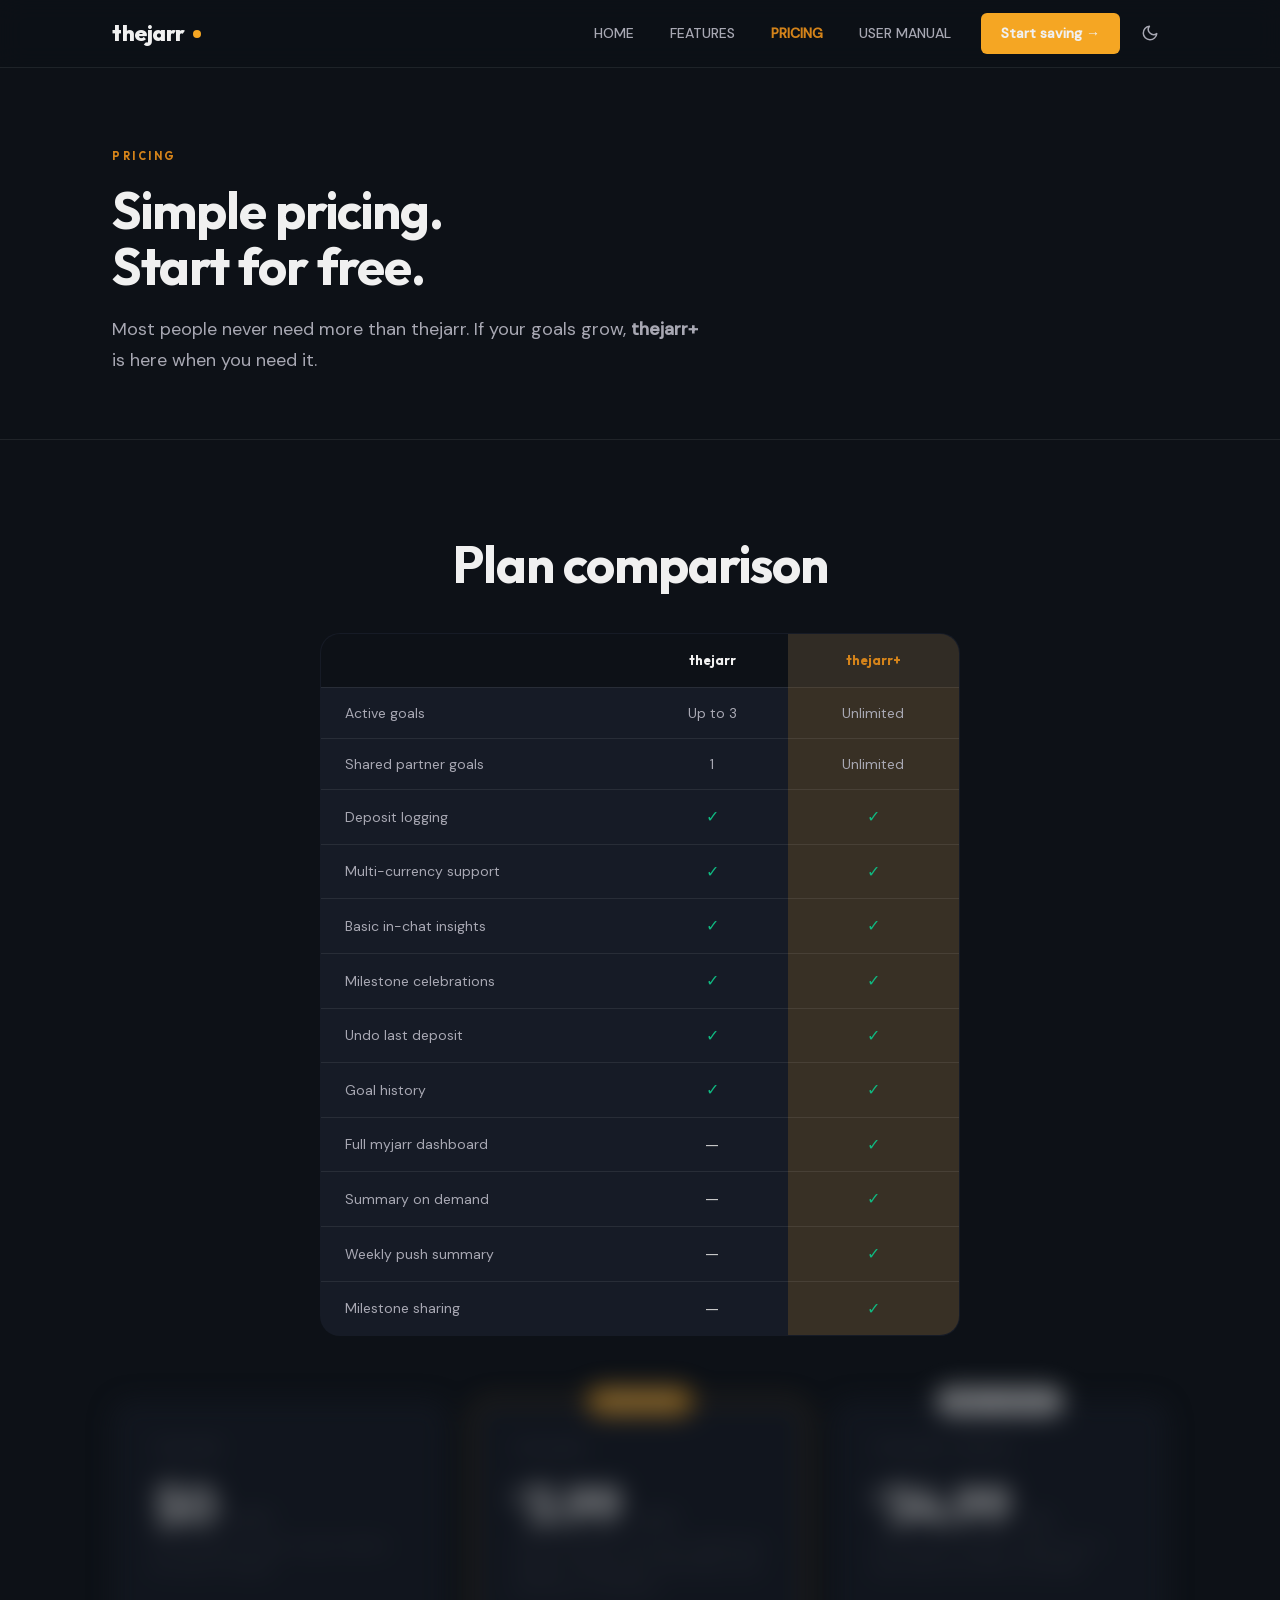
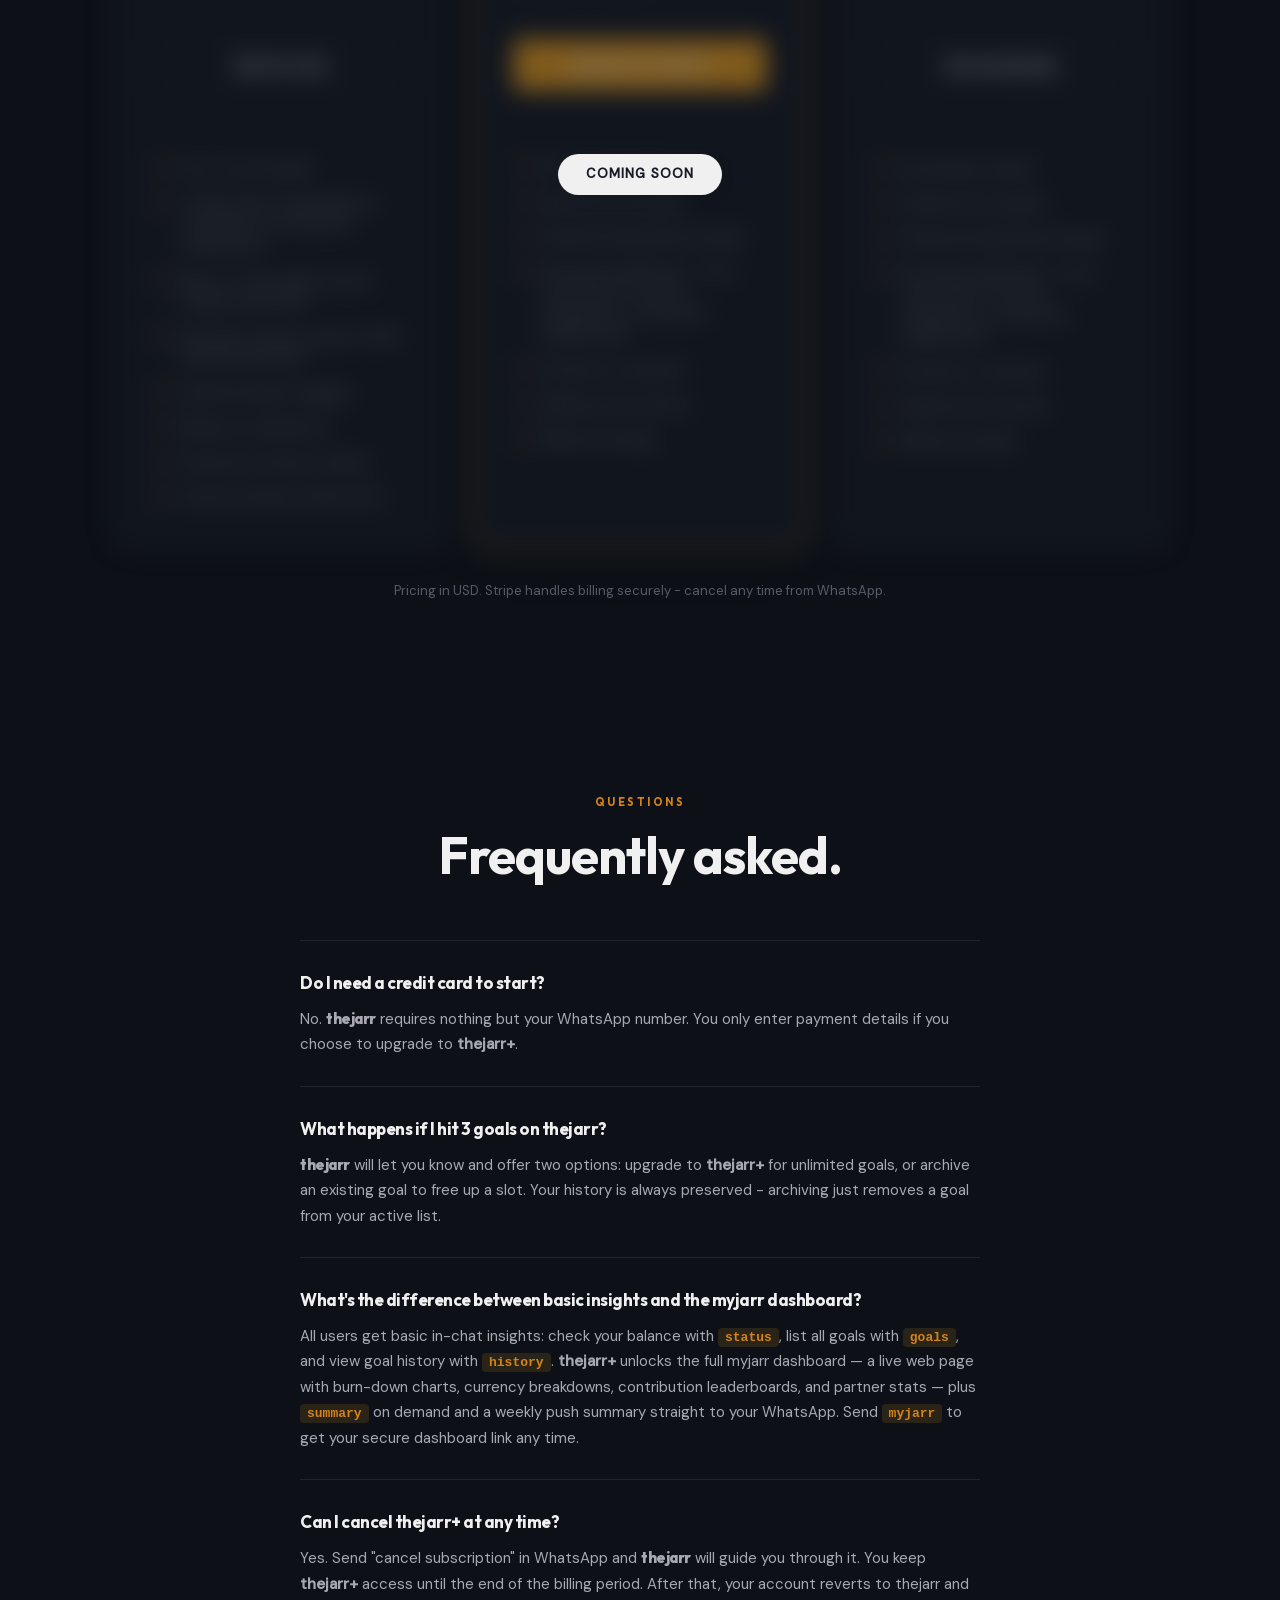
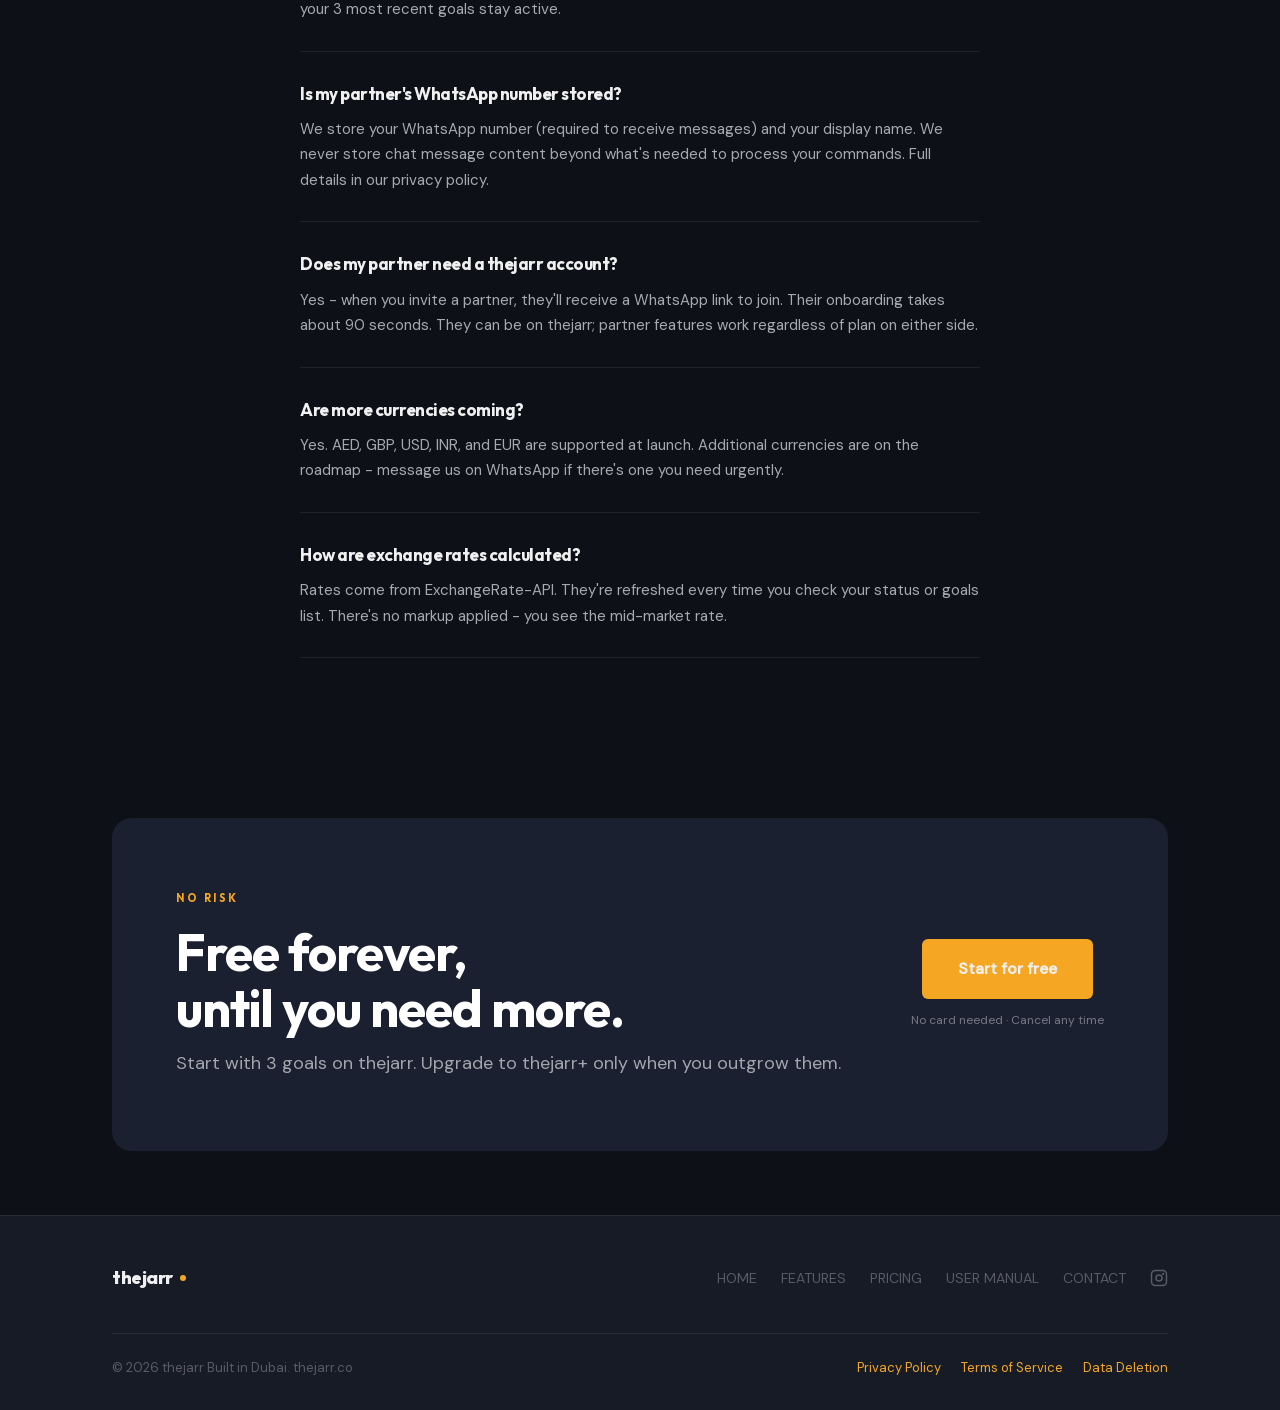
<file: pricing.html>
<!DOCTYPE html>
<html lang="en">
<head>
  <meta charset="UTF-8" />
  <meta name="viewport" content="width=device-width, initial-scale=1.0" />
  <title>Pricing - thejarr</title>
  <meta name="description" content="thejarr is free for up to 3 active goals with basic insights. Upgrade to thejarr+ for unlimited goals, the full myjarr dashboard, weekly push summaries, and summary on demand." />
  <link rel="stylesheet" href="theme.css" />
  <link rel="stylesheet" href="theme-dark.css" />
  <link rel="stylesheet" href="styles.css" />
  <script data-goatcounter="https://thejarr.goatcounter.com/count" async src="//gc.zgo.at/count.js"></script>
</head>
<body>

<nav class="nav"></nav>

<main>

<!-- ══ PAGE HERO ═════════════════════════════════════ -->
<section class="page-hero">
  <div class="container">
    <div style="max-width: 600px;">
      <span class="eyebrow">Pricing</span>
      <h1 class="headline anim-fade-up">Simple pricing.<br>Start for free.</h1>
      <p class="body-lg anim-fade-up anim-delay-1" style="margin-top: 20px;">
        Most people never need more than thejarr. If your goals grow, <strong>thejarr+</strong> is here when you need it.
      </p>
    </div>
  </div>
</section>

<!-- ══ PRICING CARDS ══════════════════════════════════ -->
<section class="section">
  <div class="container">

    <!-- Feature comparison -->
    <div style="max-width: 640px; margin: 0 auto 64px;">
      <h2 class="headline" style="text-align:center; margin-bottom: 40px;">Plan comparison</h2>
      <div class="compare-wrap">
        <table class="compare-table">
          <thead>
            <tr>
              <th></th>
              <th style="text-align:center;">thejarr</th>
              <th class="highlight" style="text-align:center;">thejarr+</th>
            </tr>
          </thead>
          <tbody>
            <tr>
              <td>Active goals</td>
              <td style="text-align:center;">Up to 3</td>
              <td class="highlight" style="text-align:center;">Unlimited</td>
            </tr>
            <tr>
              <td>Shared partner goals</td>
              <td style="text-align:center;">1</td>
              <td class="highlight" style="text-align:center;">Unlimited</td>
            </tr>
            <tr>
              <td>Deposit logging</td>
              <td style="text-align:center;"><span class="check">✓</span></td>
              <td class="highlight" style="text-align:center;"><span class="check">✓</span></td>
            </tr>
            <tr>
              <td>Multi-currency support</td>
              <td style="text-align:center;"><span class="check">✓</span></td>
              <td class="highlight" style="text-align:center;"><span class="check">✓</span></td>
            </tr>
            <tr>
              <td>Basic in-chat insights</td>
              <td style="text-align:center;"><span class="check">✓</span></td>
              <td class="highlight" style="text-align:center;"><span class="check">✓</span></td>
            </tr>
            <tr>
              <td>Milestone celebrations</td>
              <td style="text-align:center;"><span class="check">✓</span></td>
              <td class="highlight" style="text-align:center;"><span class="check">✓</span></td>
            </tr>
            <tr>
              <td>Undo last deposit</td>
              <td style="text-align:center;"><span class="check">✓</span></td>
              <td class="highlight" style="text-align:center;"><span class="check">✓</span></td>
            </tr>
            <tr>
              <td>Goal history</td>
              <td style="text-align:center;"><span class="check">✓</span></td>
              <td class="highlight" style="text-align:center;"><span class="check">✓</span></td>
            </tr>
            <tr>
              <td>Full myjarr dashboard</td>
              <td style="text-align:center;"><span class="cross">—</span></td>
              <td class="highlight" style="text-align:center;"><span class="check">✓</span></td>
            </tr>
            <tr>
              <td>Summary on demand</td>
              <td style="text-align:center;"><span class="cross">—</span></td>
              <td class="highlight" style="text-align:center;"><span class="check">✓</span></td>
            </tr>
            <tr>
              <td>Weekly push summary</td>
              <td style="text-align:center;"><span class="cross">—</span></td>
              <td class="highlight" style="text-align:center;"><span class="check">✓</span></td>
            </tr>
            <tr>
              <td>Milestone sharing</td>
              <td style="text-align:center;"><span class="cross">—</span></td>
              <td class="highlight" style="text-align:center;"><span class="check">✓</span></td>
            </tr>
          </tbody>
        </table>
      </div>
    </div>

    <!-- Coming soon banner — remove the `coming-soon-wrap` class to reveal plans -->
    <div class="coming-soon-wrap">
      <div class="coming-soon-overlay">
        <div class="coming-soon-badge">Coming soon</div>
      </div>
      <div class="pricing-grid coming-soon-content">

      <!-- Free -->
      <div class="pricing-card">
        <div class="plan-name">thejarr</div>
        <div class="plan-price">$0<span class="per"> / month</span></div>
        <p class="plan-desc">Everything you need to get started. No card, no expiry.</p>
        <a href="https://wa.me/YOUR_NUMBER" class="btn btn-secondary plan-cta" target="_blank">
          Start for free
        </a>
        <ul class="plan-features">
          <li class="plan-feature">
            <span class="check">✓</span>
            Up to 3 active goals
          </li>
          <li class="plan-feature">
            <span class="check">✓</span>
            1 shared partner goal (deposit notifications, contribution breakdowns)
          </li>
          <li class="plan-feature">
            <span class="check">✓</span>
            Basic in-chat insights (status, progress, goals list)
          </li>
          <li class="plan-feature">
            <span class="check">✓</span>
            Full multi-currency support (USD, GBP, AED, INR, EUR)
          </li>
          <li class="plan-feature">
            <span class="check">✓</span>
            Unlimited deposit logging
          </li>
          <li class="plan-feature">
            <span class="check">✓</span>
            Milestone celebrations
          </li>
          <li class="plan-feature">
            <span class="check">✓</span>
            Goal history (archive, delete)
          </li>
          <li class="plan-feature">
            <span class="check">✓</span>
            Undo last deposit (within 24h)
          </li>
        </ul>
      </div>

      <!-- thejarr+ monthly -->
      <div class="pricing-card featured">
        <div class="pricing-badge">Save 25%</div>
        <div class="plan-name">thejarr+</div>
        <div class="plan-price"><sup>$</sup>3.99<span class="per"> / month</span></div>
        <p class="plan-desc">Unlimited goals, full myjarr dashboard insights, weekly push summaries, and summary on demand.</p>
        <a href="https://wa.me/YOUR_NUMBER" class="btn btn-primary plan-cta" target="_blank" data-wa="upgrade">
          Upgrade to thejarr+
        </a>
        <ul class="plan-features">
          <li class="plan-feature">
            <span class="check check-green">✓</span>
            Everything in thejarr, plus:
          </li>
          <li class="plan-feature">
            <span class="check check-green">✓</span>
            Unlimited active goals
          </li>
          <li class="plan-feature">
            <span class="check check-green">✓</span>
            Unlimited shared partner goals
          </li>
          <li class="plan-feature">
            <span class="check check-green">✓</span>
            Full myjarr dashboard — burn-down charts, currency breakdowns, contribution leaderboards
          </li>
          <li class="plan-feature">
            <span class="check check-green">✓</span>
            Summary on demand
          </li>
          <li class="plan-feature">
            <span class="check check-green">✓</span>
            Weekly push summary
          </li>
          <li class="plan-feature">
            <span class="check check-green">✓</span>
            Milestone sharing
          </li>
        </ul>
      </div>

      <!-- thejarr+ annual -->
      <div class="pricing-card">
        <div class="pricing-badge" style="background: var(--ink); color: var(--white);">Best value</div>
        <div class="plan-name">thejarr+ annual</div>
        <div class="plan-price"><sup>$</sup>34.99<span class="per"> / year</span></div>
        <p class="plan-desc">Everything in thejarr+, billed once a year. Save over 25% vs monthly.</p>
        <a href="https://wa.me/YOUR_NUMBER" class="btn btn-secondary plan-cta" target="_blank" data-wa="upgrade">
          Get annual plan
        </a>
        <ul class="plan-features">
          <li class="plan-feature">
            <span class="check check-green">✓</span>
            Everything in thejarr+
          </li>
          <li class="plan-feature">
            <span class="check check-green">✓</span>
            Unlimited active goals
          </li>
          <li class="plan-feature">
            <span class="check check-green">✓</span>
            Unlimited shared partner goals
          </li>
          <li class="plan-feature">
            <span class="check check-green">✓</span>
            Full myjarr dashboard — burn-down charts, currency breakdowns, contribution leaderboards
          </li>
          <li class="plan-feature">
            <span class="check check-green">✓</span>
            Summary on demand
          </li>
          <li class="plan-feature">
            <span class="check check-green">✓</span>
            Weekly push summary
          </li>
          <li class="plan-feature">
            <span class="check check-green">✓</span>
            Milestone sharing
          </li>
        </ul>
      </div>

      </div>
    </div><!-- /coming-soon-wrap -->

    <!-- Context note -->
    <p style="text-align:center; font-size:13px; color:var(--ink-muted); margin-top: 32px;">
      Pricing in USD. Stripe handles billing securely - cancel any time from WhatsApp.
    </p>
  </div>
</section>

<!-- ══ FAQ ════════════════════════════════════════════ -->
<section class="section">
  <div class="container">
    <div style="text-align:center; margin-bottom: 56px;">
      <span class="eyebrow">Questions</span>
      <h2 class="headline">Frequently asked.</h2>
    </div>
    <div class="faq-list">

      <div class="faq-item">
        <p class="faq-q">Do I need a credit card to start?</p>
        <p class="faq-a">No. <strong class="brand">thejarr</strong> requires nothing but your WhatsApp number. You only enter payment details if you choose to upgrade to <strong>thejarr+</strong>.</p>
      </div>

      <div class="faq-item">
        <p class="faq-q">What happens if I hit 3 goals on thejarr?</p>
        <p class="faq-a"><strong class="brand">thejarr</strong> will let you know and offer two options: upgrade to <strong>thejarr+</strong> for unlimited goals, or archive an existing goal to free up a slot. Your history is always preserved - archiving just removes a goal from your active list.</p>
      </div>

      <div class="faq-item">
        <p class="faq-q">What's the difference between basic insights and the myjarr dashboard?</p>
        <p class="faq-a">All users get basic in-chat insights: check your balance with <code>status</code>, list all goals with <code>goals</code>, and view goal history with <code>history</code>. <strong>thejarr+</strong> unlocks the full myjarr dashboard — a live web page with burn-down charts, currency breakdowns, contribution leaderboards, and partner stats — plus <code>summary</code> on demand and a weekly push summary straight to your WhatsApp. Send <code>myjarr</code> to get your secure dashboard link any time.</p>
      </div>

      <div class="faq-item">
        <p class="faq-q">Can I cancel thejarr+ at any time?</p>
        <p class="faq-a">Yes. Send "cancel subscription" in WhatsApp and <strong class="brand">thejarr</strong> will guide you through it. You keep <strong>thejarr+</strong> access until the end of the billing period. After that, your account reverts to thejarr and your 3 most recent goals stay active.</p>
      </div>

      <div class="faq-item">
        <p class="faq-q">Is my partner's WhatsApp number stored?</p>
        <p class="faq-a">We store your WhatsApp number (required to receive messages) and your display name. We never store chat message content beyond what's needed to process your commands. Full details in our privacy policy.</p>
      </div>

      <div class="faq-item">
        <p class="faq-q">Does my partner need a thejarr account?</p>
        <p class="faq-a">Yes - when you invite a partner, they'll receive a WhatsApp link to join. Their onboarding takes about 90 seconds. They can be on thejarr; partner features work regardless of plan on either side.</p>
      </div>

      <div class="faq-item">
        <p class="faq-q">Are more currencies coming?</p>
        <p class="faq-a">Yes. AED, GBP, USD, INR, and EUR are supported at launch. Additional currencies are on the roadmap - message us on WhatsApp if there's one you need urgently.</p>
      </div>

      <div class="faq-item">
        <p class="faq-q">How are exchange rates calculated?</p>
        <p class="faq-a">Rates come from ExchangeRate-API. They're refreshed every time you check your status or goals list. There's no markup applied - you see the mid-market rate.</p>
      </div>

    </div>
  </div>
</section>

<!-- ══ CTA ════════════════════════════════════════════ -->
<div class="cta-block"
  data-eyebrow="No risk"
  data-headline="Free forever,&lt;br&gt;until you need more."
  data-body="Start with 3 goals on thejarr. Upgrade to thejarr+ only when you outgrow them."
  data-btn-label="Start for free"
  data-note="No card needed · Cancel any time">
</div>

</main>

<footer class="footer"></footer>

<script src="main.js"></script>
</body>
</html>
</file>
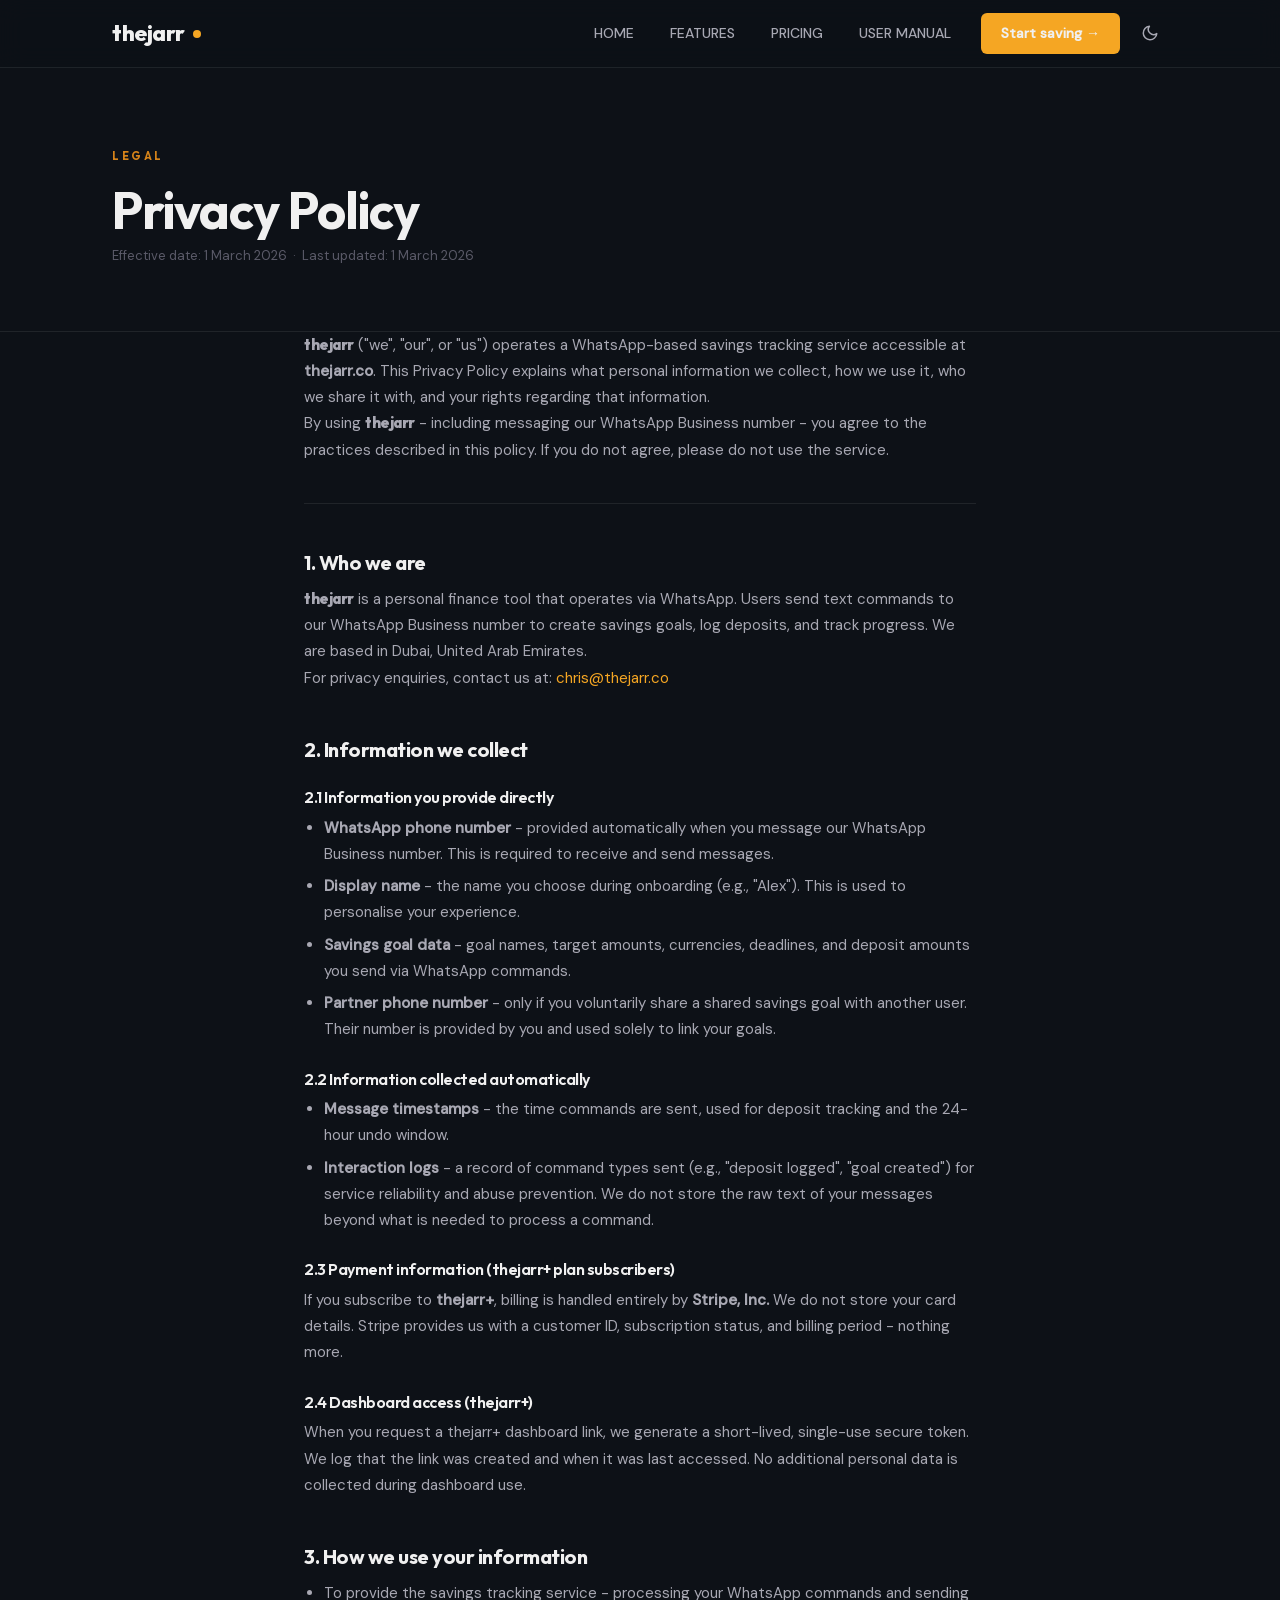
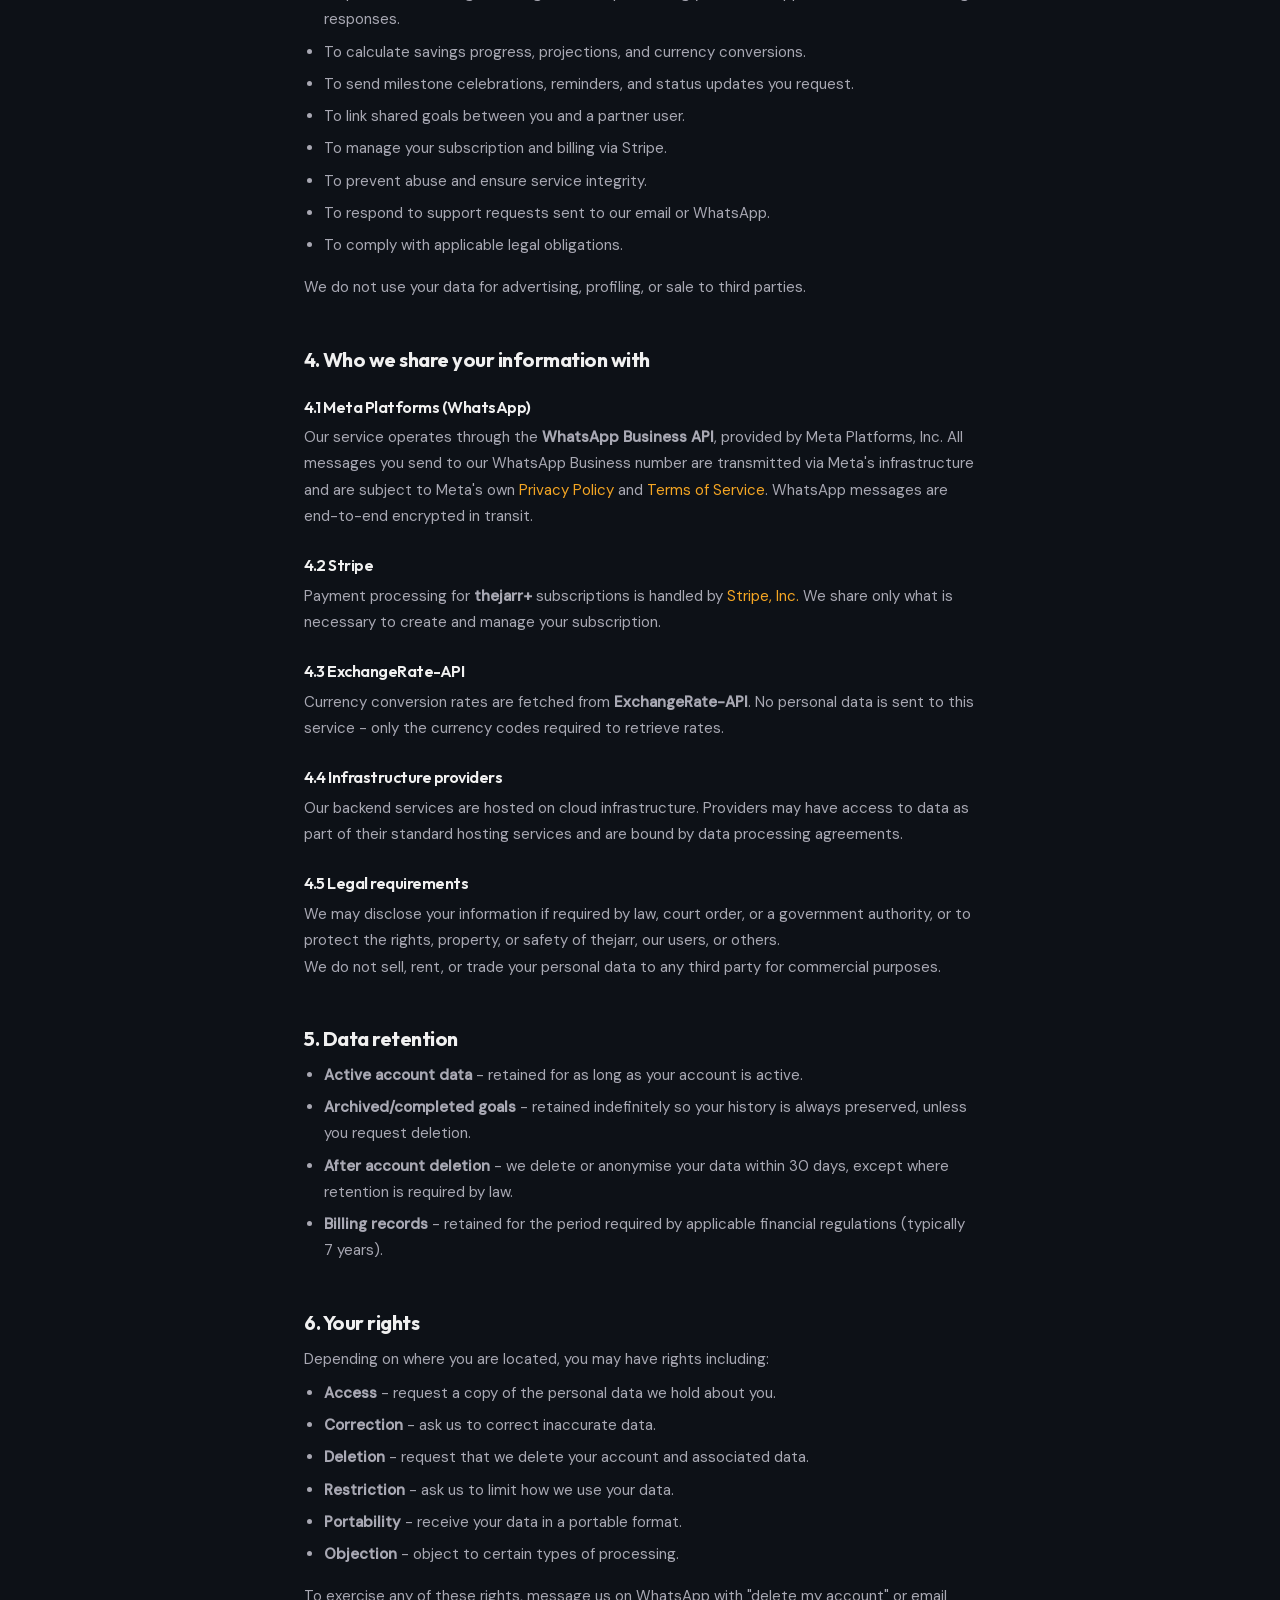
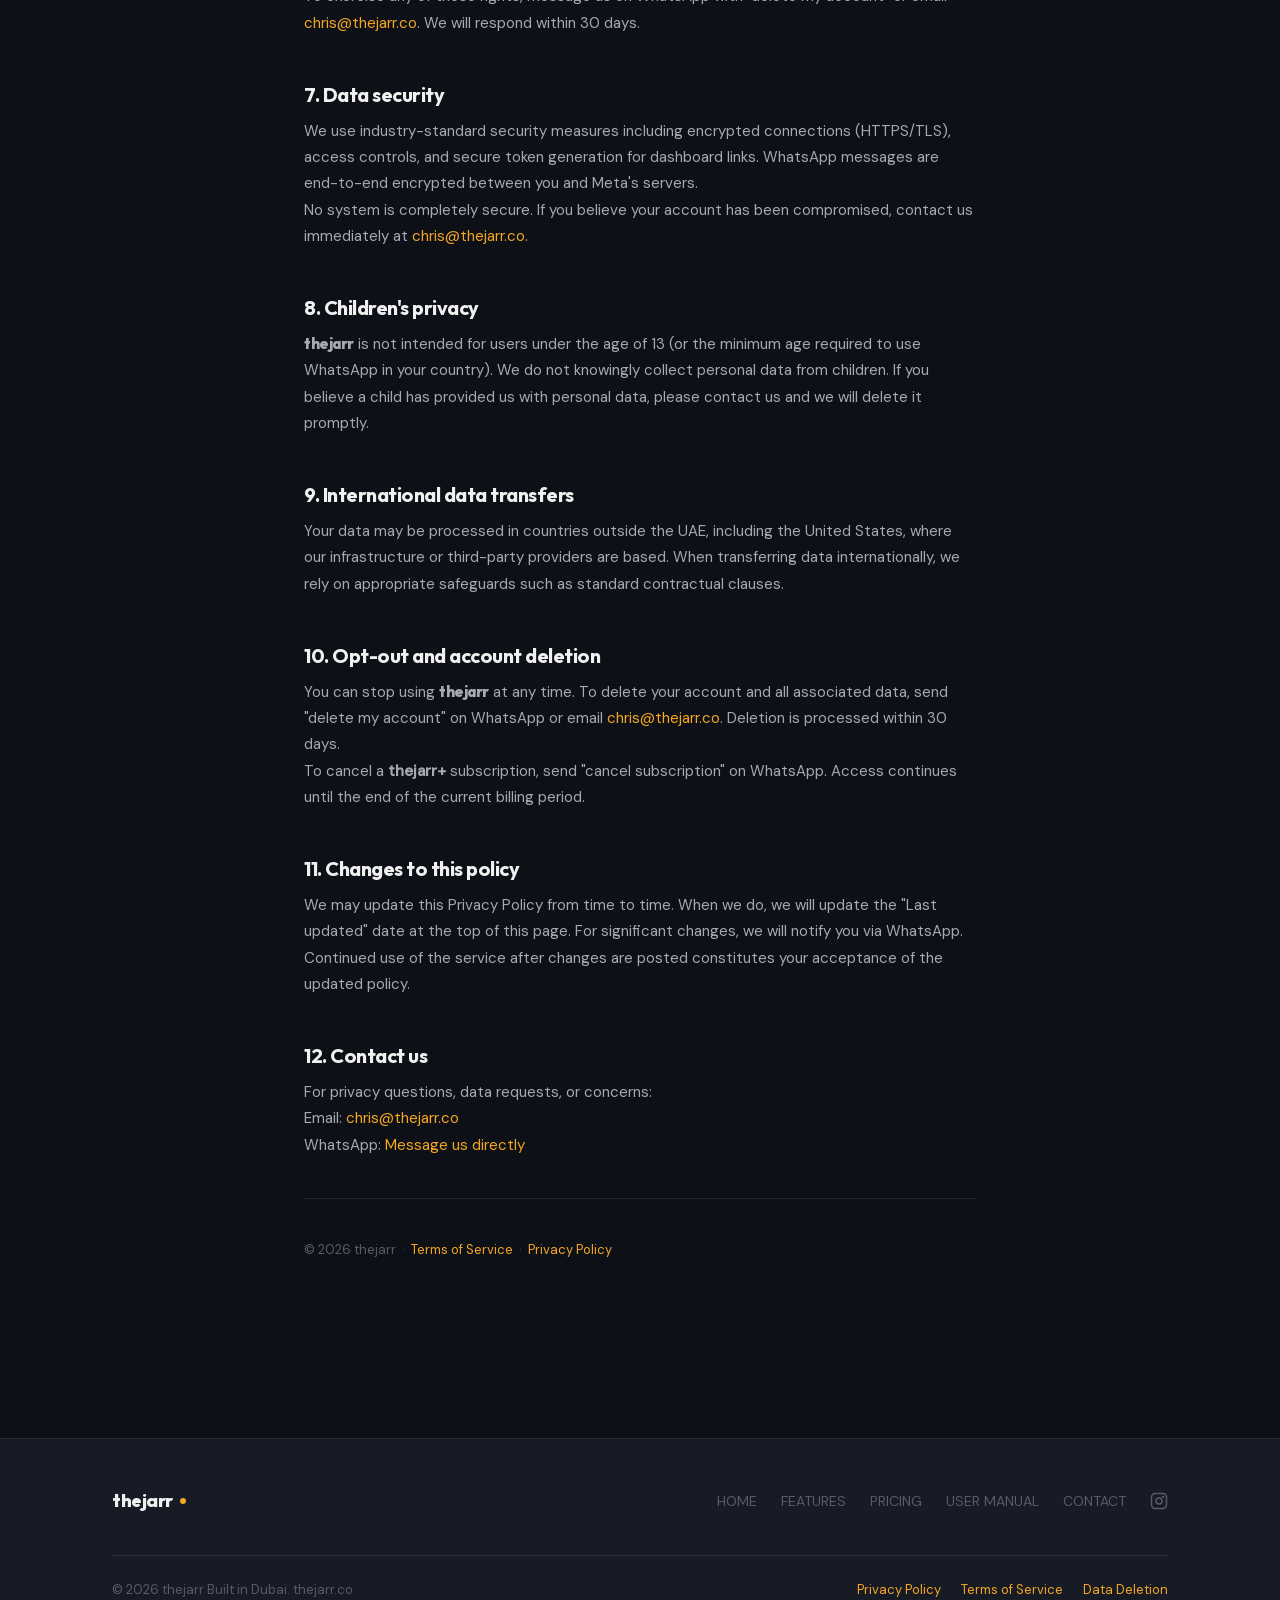
<file: privacy.html>
<!DOCTYPE html>
<html lang="en">
<head>
  <meta charset="UTF-8" />
  <meta name="viewport" content="width=device-width, initial-scale=1.0" />
  <title>Privacy Policy - thejarr</title>
  <meta name="description" content="Privacy Policy for thejarr - a WhatsApp savings tracker. Understand how we collect, use, and protect your personal information." />
  <link rel="stylesheet" href="theme.css" />
  <link rel="stylesheet" href="theme-dark.css" />
  <link rel="stylesheet" href="styles.css" />
  <script data-goatcounter="https://thejarr.goatcounter.com/count" async src="//gc.zgo.at/count.js"></script>
  <style>
    .legal-body {
      max-width: 720px;
      margin: 0 auto;
      padding: 0 24px 80px;
    }
    .legal-body h2 {
      font-size: 1.25rem;
      font-weight: 700;
      margin: 48px 0 12px;
      color: var(--ink);
    }
    .legal-body h3 {
      font-size: 1rem;
      font-weight: 600;
      margin: 28px 0 8px;
      color: var(--ink);
    }
    .legal-body p,
    .legal-body li {
      font-size: 0.9375rem;
      line-height: 1.75;
      color: var(--ink-soft);
    }
    .legal-body ul {
      padding-left: 20px;
      margin: 8px 0 16px;
    }
    .legal-body li { margin-bottom: 6px; }
    .legal-body a { color: var(--amber); text-decoration: none; }
    .legal-body a:hover { text-decoration: underline; }
    .legal-meta {
      font-size: 13px;
      color: var(--ink-muted);
      margin-top: 8px;
    }
    .legal-divider {
      border: none;
      border-top: 1px solid var(--border);
      margin: 40px 0;
    }
  </style>
</head>
<body>

<nav class="nav"></nav>

<main>

<!-- ══ PAGE HERO ═════════════════════════════════════ -->
<section class="page-hero">
  <div class="container">
    <div style="max-width: 600px;">
      <span class="eyebrow">Legal</span>
      <h1 class="headline anim-fade-up">Privacy Policy</h1>
      <p class="legal-meta anim-fade-up anim-delay-1">Effective date: 1 March 2026 &nbsp;·&nbsp; Last updated: 1 March 2026</p>
    </div>
  </div>
</section>

<!-- ══ CONTENT ═══════════════════════════════════════ -->
<section class="section" style="padding-top: 0;">
  <div class="legal-body">

    <p>
      <strong class="brand">thejarr</strong> ("we", "our", or "us") operates a WhatsApp-based savings tracking service
      accessible at <strong>thejarr.co</strong>. This Privacy Policy explains what personal information we collect,
      how we use it, who we share it with, and your rights regarding that information.
    </p>
    <p>
      By using <strong class="brand">thejarr</strong> - including messaging our WhatsApp Business number - you agree to
      the practices described in this policy. If you do not agree, please do not use the service.
    </p>

    <hr class="legal-divider" />

    <h2>1. Who we are</h2>
    <p>
      <strong class="brand">thejarr</strong> is a personal finance tool that operates via WhatsApp. Users send text
      commands to our WhatsApp Business number to create savings goals, log deposits, and track progress.
      We are based in Dubai, United Arab Emirates.
    </p>
    <p>
      For privacy enquiries, contact us at:
      <a href="mailto:chris@thejarr.co">chris@thejarr.co</a>
    </p>

    <h2>2. Information we collect</h2>

    <h3>2.1 Information you provide directly</h3>
    <ul>
      <li><strong>WhatsApp phone number</strong> - provided automatically when you message our WhatsApp Business number. This is required to receive and send messages.</li>
      <li><strong>Display name</strong> - the name you choose during onboarding (e.g., "Alex"). This is used to personalise your experience.</li>
      <li><strong>Savings goal data</strong> - goal names, target amounts, currencies, deadlines, and deposit amounts you send via WhatsApp commands.</li>
      <li><strong>Partner phone number</strong> - only if you voluntarily share a shared savings goal with another user. Their number is provided by you and used solely to link your goals.</li>
    </ul>

    <h3>2.2 Information collected automatically</h3>
    <ul>
      <li><strong>Message timestamps</strong> - the time commands are sent, used for deposit tracking and the 24-hour undo window.</li>
      <li><strong>Interaction logs</strong> - a record of command types sent (e.g., "deposit logged", "goal created") for service reliability and abuse prevention. We do not store the raw text of your messages beyond what is needed to process a command.</li>
    </ul>

    <h3>2.3 Payment information (thejarr+ plan subscribers)</h3>
    <p>
      If you subscribe to <strong>thejarr+</strong>, billing is handled entirely by
      <strong>Stripe, Inc.</strong> We do not store your card details. Stripe provides us with a
      customer ID, subscription status, and billing period - nothing more.
    </p>

    <h3>2.4 Dashboard access (thejarr+)</h3>
    <p>
      When you request a thejarr+ dashboard link, we generate a short-lived, single-use secure token.
      We log that the link was created and when it was last accessed. No additional personal data
      is collected during dashboard use.
    </p>

    <h2>3. How we use your information</h2>
    <ul>
      <li>To provide the savings tracking service - processing your WhatsApp commands and sending responses.</li>
      <li>To calculate savings progress, projections, and currency conversions.</li>
      <li>To send milestone celebrations, reminders, and status updates you request.</li>
      <li>To link shared goals between you and a partner user.</li>
      <li>To manage your subscription and billing via Stripe.</li>
      <li>To prevent abuse and ensure service integrity.</li>
      <li>To respond to support requests sent to our email or WhatsApp.</li>
      <li>To comply with applicable legal obligations.</li>
    </ul>
    <p>We do not use your data for advertising, profiling, or sale to third parties.</p>

    <h2>4. Who we share your information with</h2>

    <h3>4.1 Meta Platforms (WhatsApp)</h3>
    <p>
      Our service operates through the <strong>WhatsApp Business API</strong>, provided by Meta Platforms, Inc.
      All messages you send to our WhatsApp Business number are transmitted via Meta's infrastructure and are
      subject to Meta's own <a href="https://www.whatsapp.com/legal/privacy-policy" target="_blank" rel="noopener">Privacy Policy</a>
      and <a href="https://www.whatsapp.com/legal/terms-of-service" target="_blank" rel="noopener">Terms of Service</a>.
      WhatsApp messages are end-to-end encrypted in transit.
    </p>

    <h3>4.2 Stripe</h3>
    <p>
      Payment processing for <strong>thejarr+</strong> subscriptions is handled by
      <a href="https://stripe.com/privacy" target="_blank" rel="noopener">Stripe, Inc.</a>
      We share only what is necessary to create and manage your subscription.
    </p>

    <h3>4.3 ExchangeRate-API</h3>
    <p>
      Currency conversion rates are fetched from <strong>ExchangeRate-API</strong>. No personal data
      is sent to this service - only the currency codes required to retrieve rates.
    </p>

    <h3>4.4 Infrastructure providers</h3>
    <p>
      Our backend services are hosted on cloud infrastructure. Providers may have access to data
      as part of their standard hosting services and are bound by data processing agreements.
    </p>

    <h3>4.5 Legal requirements</h3>
    <p>
      We may disclose your information if required by law, court order, or a government authority,
      or to protect the rights, property, or safety of thejarr, our users, or others.
    </p>

    <p>We do not sell, rent, or trade your personal data to any third party for commercial purposes.</p>

    <h2>5. Data retention</h2>
    <ul>
      <li><strong>Active account data</strong> - retained for as long as your account is active.</li>
      <li><strong>Archived/completed goals</strong> - retained indefinitely so your history is always preserved, unless you request deletion.</li>
      <li><strong>After account deletion</strong> - we delete or anonymise your data within 30 days, except where retention is required by law.</li>
      <li><strong>Billing records</strong> - retained for the period required by applicable financial regulations (typically 7 years).</li>
    </ul>

    <h2>6. Your rights</h2>
    <p>
      Depending on where you are located, you may have rights including:
    </p>
    <ul>
      <li><strong>Access</strong> - request a copy of the personal data we hold about you.</li>
      <li><strong>Correction</strong> - ask us to correct inaccurate data.</li>
      <li><strong>Deletion</strong> - request that we delete your account and associated data.</li>
      <li><strong>Restriction</strong> - ask us to limit how we use your data.</li>
      <li><strong>Portability</strong> - receive your data in a portable format.</li>
      <li><strong>Objection</strong> - object to certain types of processing.</li>
    </ul>
    <p>
      To exercise any of these rights, message us on WhatsApp with "delete my account" or email
      <a href="mailto:chris@thejarr.co">chris@thejarr.co</a>. We will respond within 30 days.
    </p>

    <h2>7. Data security</h2>
    <p>
      We use industry-standard security measures including encrypted connections (HTTPS/TLS),
      access controls, and secure token generation for dashboard links. WhatsApp messages are
      end-to-end encrypted between you and Meta's servers.
    </p>
    <p>
      No system is completely secure. If you believe your account has been compromised,
      contact us immediately at <a href="mailto:chris@thejarr.co">chris@thejarr.co</a>.
    </p>

    <h2>8. Children's privacy</h2>
    <p>
      <strong class="brand">thejarr</strong> is not intended for users under the age of 13 (or the minimum
      age required to use WhatsApp in your country). We do not knowingly collect personal data from children.
      If you believe a child has provided us with personal data, please contact us and we will delete it promptly.
    </p>

    <h2>9. International data transfers</h2>
    <p>
      Your data may be processed in countries outside the UAE, including the United States, where our
      infrastructure or third-party providers are based. When transferring data internationally, we rely
      on appropriate safeguards such as standard contractual clauses.
    </p>

    <h2>10. Opt-out and account deletion</h2>
    <p>
      You can stop using <strong class="brand">thejarr</strong> at any time. To delete your account and all
      associated data, send "delete my account" on WhatsApp or email
      <a href="mailto:chris@thejarr.co">chris@thejarr.co</a>. Deletion is processed within 30 days.
    </p>
    <p>
      To cancel a <strong>thejarr+</strong> subscription, send "cancel subscription" on WhatsApp.
      Access continues until the end of the current billing period.
    </p>

    <h2>11. Changes to this policy</h2>
    <p>
      We may update this Privacy Policy from time to time. When we do, we will update the "Last updated" date
      at the top of this page. For significant changes, we will notify you via WhatsApp.
      Continued use of the service after changes are posted constitutes your acceptance of the updated policy.
    </p>

    <h2>12. Contact us</h2>
    <p>
      For privacy questions, data requests, or concerns:<br>
      Email: <a href="mailto:chris@thejarr.co">chris@thejarr.co</a><br>
      WhatsApp: <a href="https://wa.me/971502065546" target="_blank">Message us directly</a>
    </p>

    <hr class="legal-divider" />
    <p style="font-size:13px; color:var(--ink-muted);">© 2026 thejarr &nbsp;·&nbsp; <a href="terms.html">Terms of Service</a> &nbsp;·&nbsp; <a href="privacy.html">Privacy Policy</a></p>
  </div>
</section>

</main>

<footer class="footer"></footer>

<script src="main.js"></script>
</body>
</html>
</file>
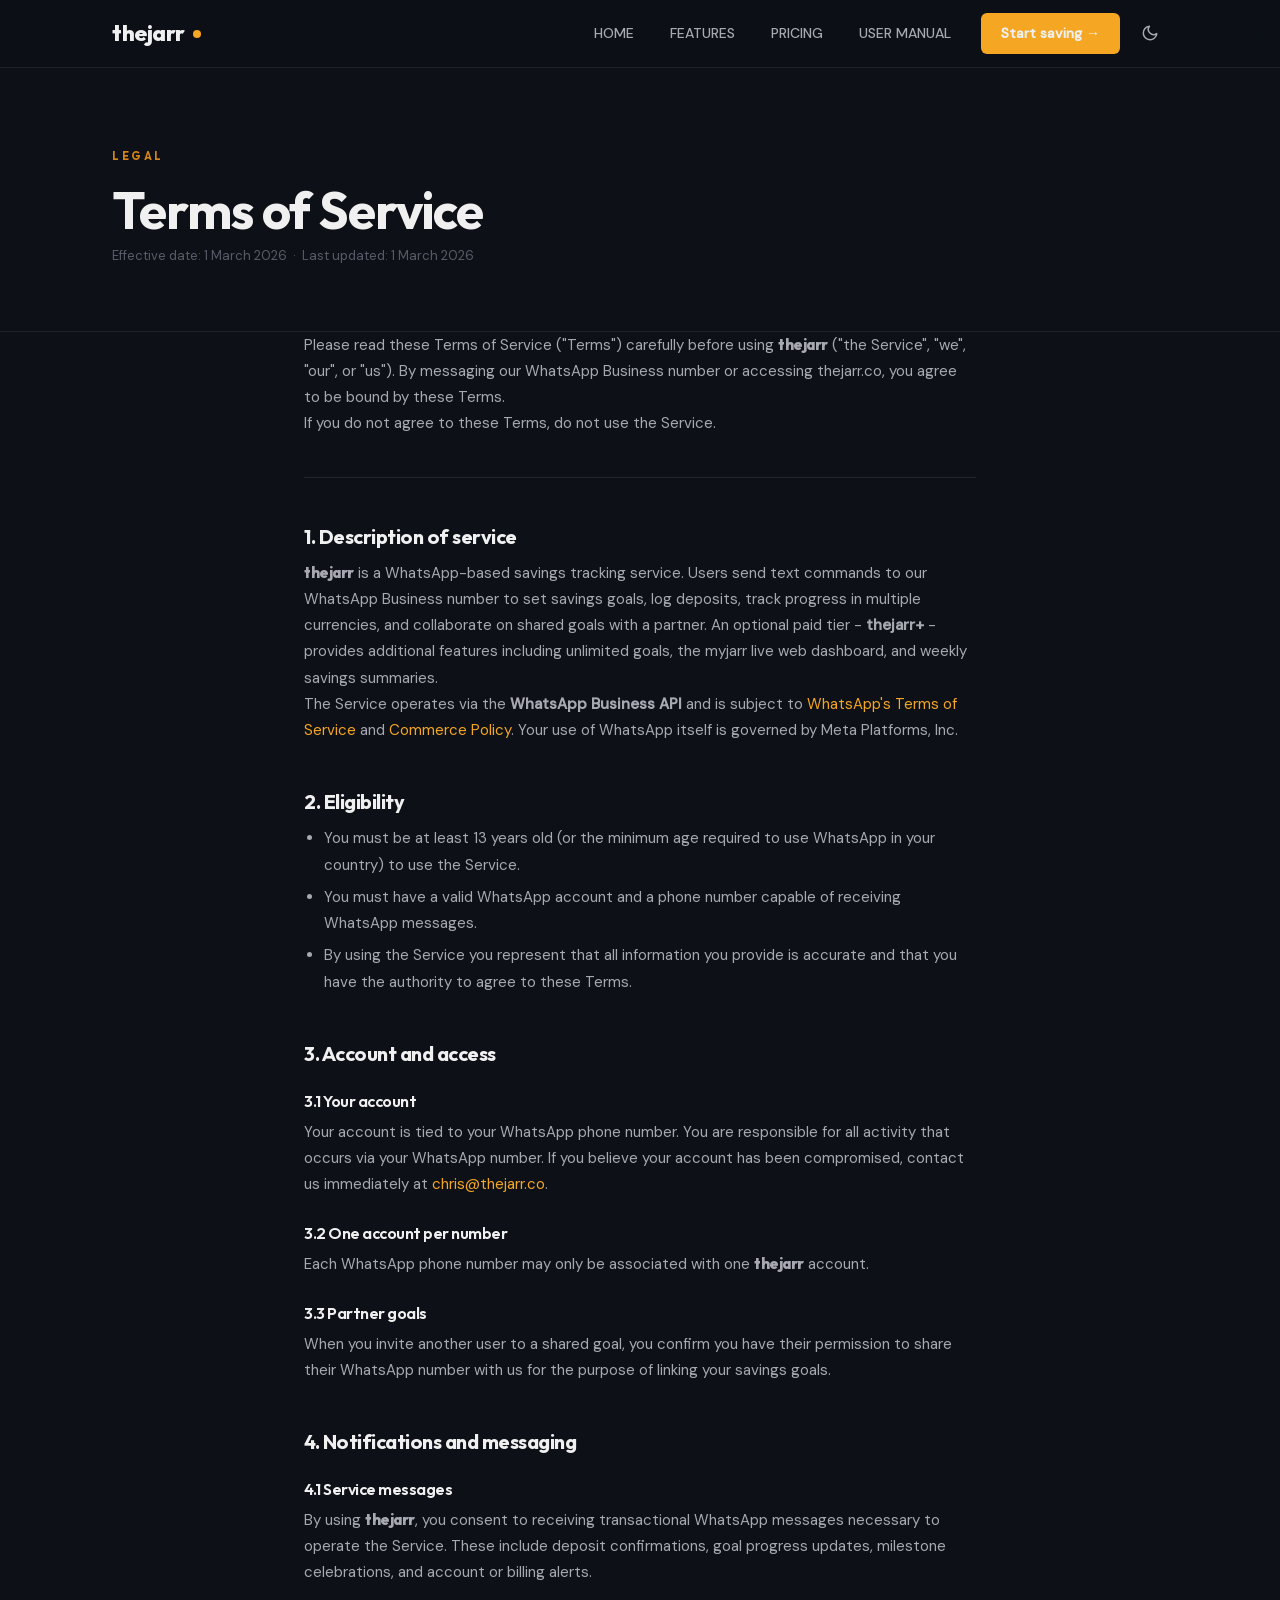
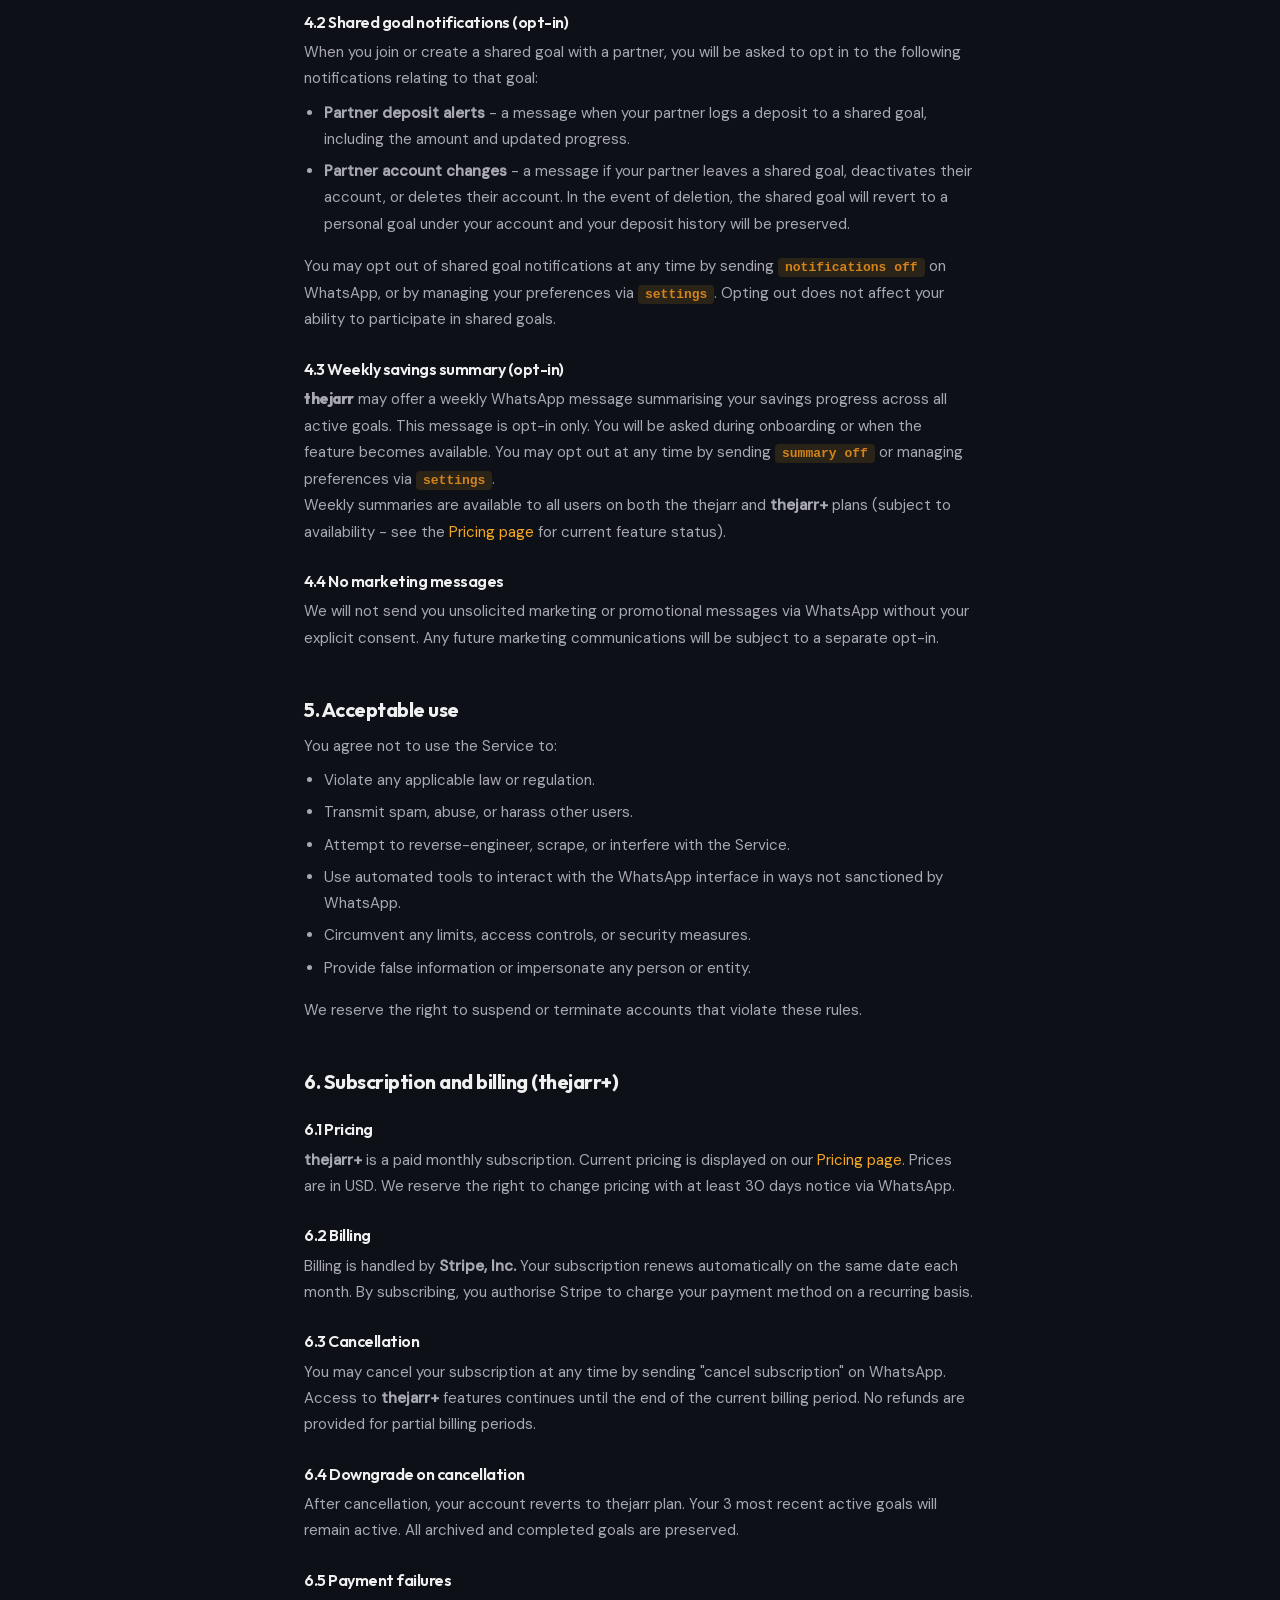
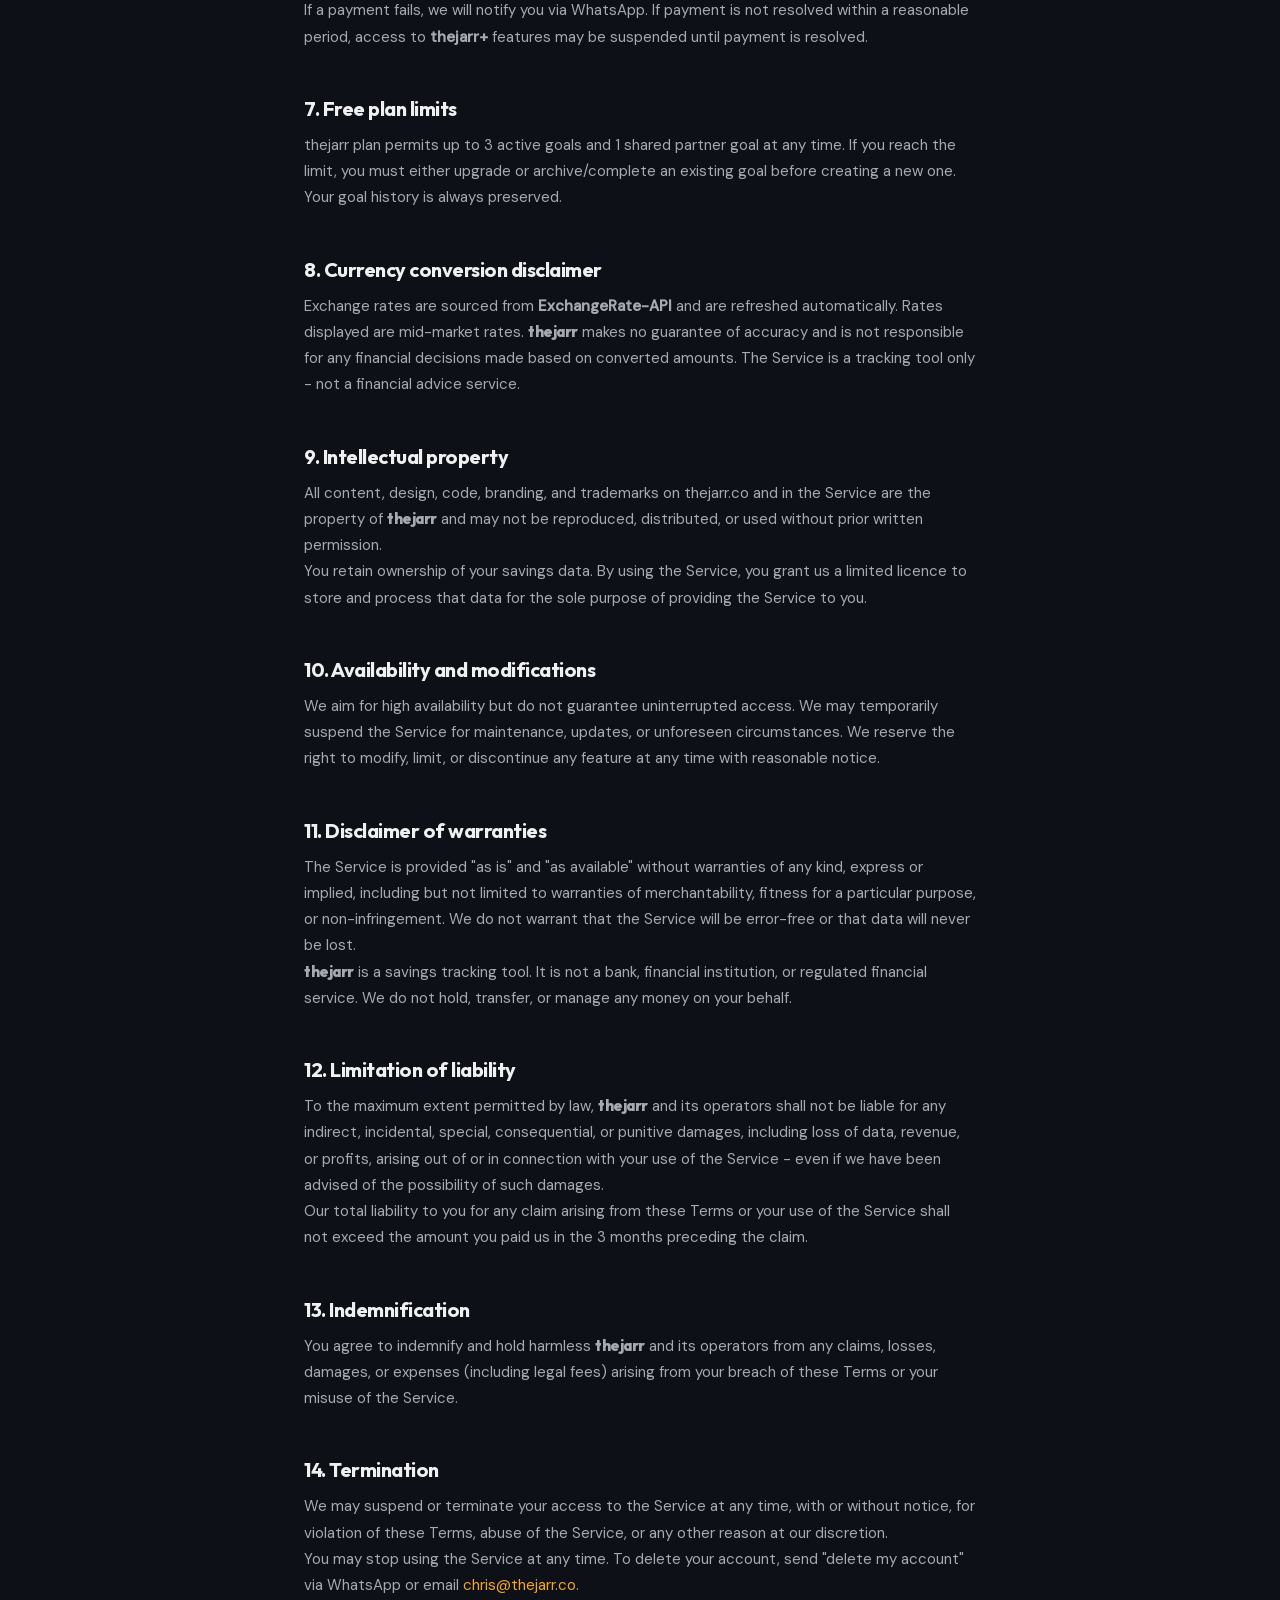
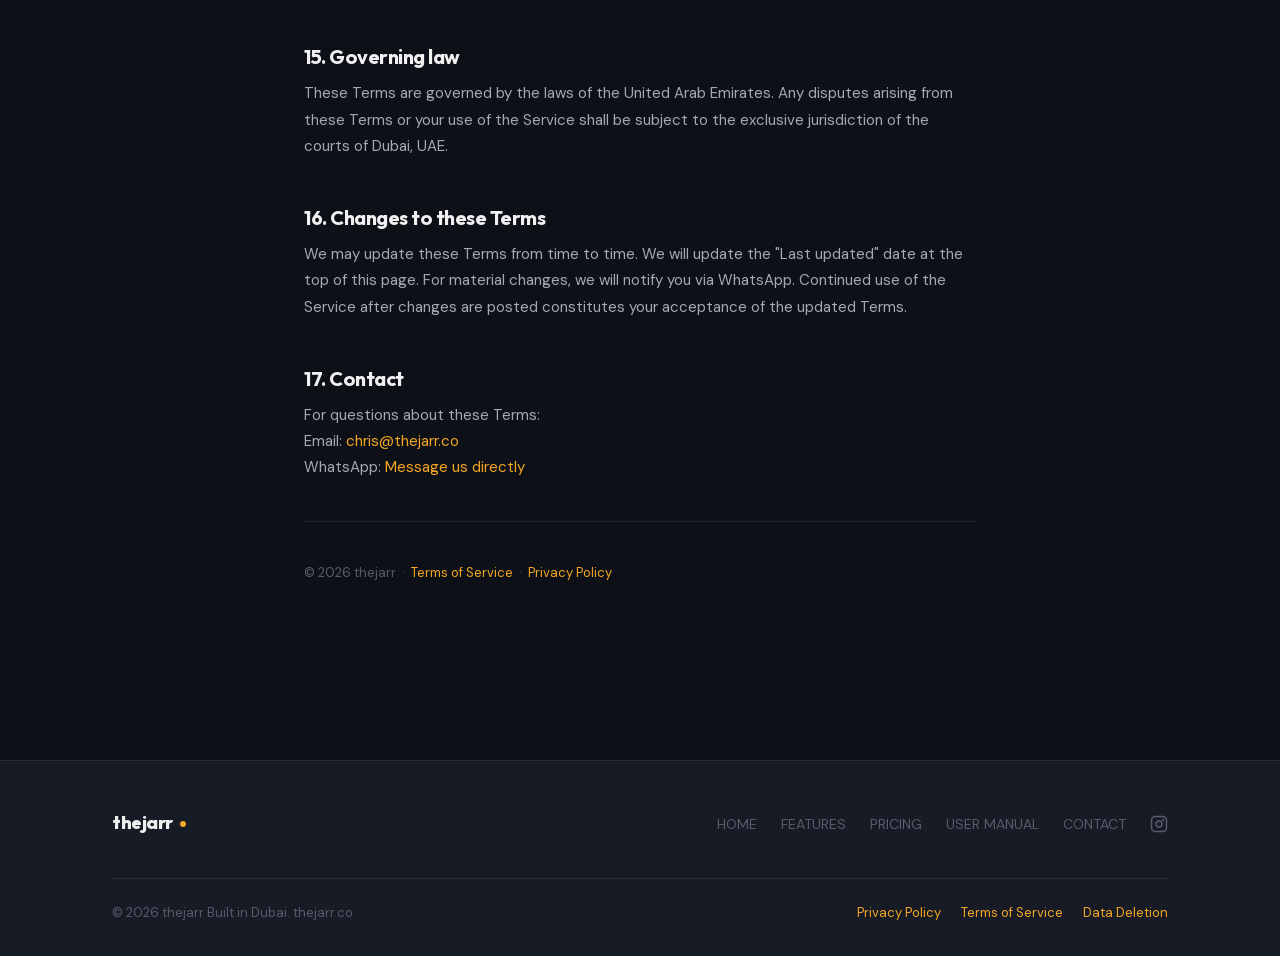
<file: terms.html>
<!DOCTYPE html>
<html lang="en">
<head>
  <meta charset="UTF-8" />
  <meta name="viewport" content="width=device-width, initial-scale=1.0" />
  <title>Terms of Service - thejarr</title>
  <meta name="description" content="Terms of Service for thejarr - a WhatsApp savings tracker. Understand the rules governing your use of the service." />
  <link rel="stylesheet" href="theme.css" />
  <link rel="stylesheet" href="theme-dark.css" />
  <link rel="stylesheet" href="styles.css" />
  <script data-goatcounter="https://thejarr.goatcounter.com/count" async src="//gc.zgo.at/count.js"></script>
  <style>
    .legal-body {
      max-width: 720px;
      margin: 0 auto;
      padding: 0 24px 80px;
    }
    .legal-body h2 {
      font-size: 1.25rem;
      font-weight: 700;
      margin: 48px 0 12px;
      color: var(--ink);
    }
    .legal-body h3 {
      font-size: 1rem;
      font-weight: 600;
      margin: 28px 0 8px;
      color: var(--ink);
    }
    .legal-body p,
    .legal-body li {
      font-size: 0.9375rem;
      line-height: 1.75;
      color: var(--ink-soft);
    }
    .legal-body ul {
      padding-left: 20px;
      margin: 8px 0 16px;
    }
    .legal-body li { margin-bottom: 6px; }
    .legal-body a { color: var(--amber); text-decoration: none; }
    .legal-body a:hover { text-decoration: underline; }
    .legal-meta {
      font-size: 13px;
      color: var(--ink-muted);
      margin-top: 8px;
    }
    .legal-divider {
      border: none;
      border-top: 1px solid var(--border);
      margin: 40px 0;
    }
  </style>
</head>
<body>

<nav class="nav"></nav>

<main>

<!-- ══ PAGE HERO ═════════════════════════════════════ -->
<section class="page-hero">
  <div class="container">
    <div style="max-width: 600px;">
      <span class="eyebrow">Legal</span>
      <h1 class="headline anim-fade-up">Terms of Service</h1>
      <p class="legal-meta anim-fade-up anim-delay-1">Effective date: 1 March 2026 &nbsp;·&nbsp; Last updated: 1 March 2026</p>
    </div>
  </div>
</section>

<!-- ══ CONTENT ═══════════════════════════════════════ -->
<section class="section" style="padding-top: 0;">
  <div class="legal-body">

    <p>
      Please read these Terms of Service ("Terms") carefully before using <strong class="brand">thejarr</strong>
      ("the Service", "we", "our", or "us"). By messaging our WhatsApp Business number or accessing thejarr.co,
      you agree to be bound by these Terms.
    </p>
    <p>
      If you do not agree to these Terms, do not use the Service.
    </p>

    <hr class="legal-divider" />

    <h2>1. Description of service</h2>
    <p>
      <strong class="brand">thejarr</strong> is a WhatsApp-based savings tracking service. Users send text
      commands to our WhatsApp Business number to set savings goals, log deposits, track progress in multiple
      currencies, and collaborate on shared goals with a partner. An optional paid tier - <strong>thejarr+</strong>
      - provides additional features including unlimited goals, the myjarr live web dashboard, and weekly savings summaries.
    </p>
    <p>
      The Service operates via the <strong>WhatsApp Business API</strong> and is subject to
      <a href="https://www.whatsapp.com/legal/terms-of-service" target="_blank" rel="noopener">WhatsApp's Terms of Service</a>
      and <a href="https://www.whatsapp.com/legal/commerce-policy" target="_blank" rel="noopener">Commerce Policy</a>.
      Your use of WhatsApp itself is governed by Meta Platforms, Inc.
    </p>

    <h2>2. Eligibility</h2>
    <ul>
      <li>You must be at least 13 years old (or the minimum age required to use WhatsApp in your country) to use the Service.</li>
      <li>You must have a valid WhatsApp account and a phone number capable of receiving WhatsApp messages.</li>
      <li>By using the Service you represent that all information you provide is accurate and that you have the authority to agree to these Terms.</li>
    </ul>

    <h2>3. Account and access</h2>

    <h3>3.1 Your account</h3>
    <p>
      Your account is tied to your WhatsApp phone number. You are responsible for all activity that
      occurs via your WhatsApp number. If you believe your account has been compromised, contact us
      immediately at <a href="mailto:chris@thejarr.co">chris@thejarr.co</a>.
    </p>

    <h3>3.2 One account per number</h3>
    <p>
      Each WhatsApp phone number may only be associated with one <strong class="brand">thejarr</strong> account.
    </p>

    <h3>3.3 Partner goals</h3>
    <p>
      When you invite another user to a shared goal, you confirm you have their permission to share their
      WhatsApp number with us for the purpose of linking your savings goals.
    </p>

    <h2>4. Notifications and messaging</h2>

    <h3>4.1 Service messages</h3>
    <p>
      By using <strong class="brand">thejarr</strong>, you consent to receiving transactional WhatsApp messages
      necessary to operate the Service. These include deposit confirmations, goal progress updates, milestone
      celebrations, and account or billing alerts.
    </p>

    <h3>4.2 Shared goal notifications (opt-in)</h3>
    <p>
      When you join or create a shared goal with a partner, you will be asked to opt in to the following
      notifications relating to that goal:
    </p>
    <ul>
      <li><strong>Partner deposit alerts</strong> - a message when your partner logs a deposit to a shared goal, including the amount and updated progress.</li>
      <li><strong>Partner account changes</strong> - a message if your partner leaves a shared goal, deactivates their account, or deletes their account. In the event of deletion, the shared goal will revert to a personal goal under your account and your deposit history will be preserved.</li>
    </ul>
    <p>
      You may opt out of shared goal notifications at any time by sending <code>notifications off</code>
      on WhatsApp, or by managing your preferences via <code>settings</code>. Opting out does not affect
      your ability to participate in shared goals.
    </p>

    <h3>4.3 Weekly savings summary (opt-in)</h3>
    <p>
      <strong class="brand">thejarr</strong> may offer a weekly WhatsApp message summarising your savings
      progress across all active goals. This message is opt-in only. You will be asked during onboarding
      or when the feature becomes available. You may opt out at any time by sending <code>summary off</code>
      or managing preferences via <code>settings</code>.
    </p>
    <p>
      Weekly summaries are available to all users on both the thejarr and <strong>thejarr+</strong> plans
      (subject to availability - see the <a href="pricing.html">Pricing page</a> for current feature status).
    </p>

    <h3>4.4 No marketing messages</h3>
    <p>
      We will not send you unsolicited marketing or promotional messages via WhatsApp without your explicit
      consent. Any future marketing communications will be subject to a separate opt-in.
    </p>

    <h2>5. Acceptable use</h2>
    <p>You agree not to use the Service to:</p>
    <ul>
      <li>Violate any applicable law or regulation.</li>
      <li>Transmit spam, abuse, or harass other users.</li>
      <li>Attempt to reverse-engineer, scrape, or interfere with the Service.</li>
      <li>Use automated tools to interact with the WhatsApp interface in ways not sanctioned by WhatsApp.</li>
      <li>Circumvent any limits, access controls, or security measures.</li>
      <li>Provide false information or impersonate any person or entity.</li>
    </ul>
    <p>
      We reserve the right to suspend or terminate accounts that violate these rules.
    </p>

    <h2>6. Subscription and billing (thejarr+)</h2>

    <h3>6.1 Pricing</h3>
    <p>
      <strong>thejarr+</strong> is a paid monthly subscription. Current pricing is displayed on our
      <a href="pricing.html">Pricing page</a>. Prices are in USD. We reserve the right to change pricing
      with at least 30 days notice via WhatsApp.
    </p>

    <h3>6.2 Billing</h3>
    <p>
      Billing is handled by <strong>Stripe, Inc.</strong> Your subscription renews automatically on the
      same date each month. By subscribing, you authorise Stripe to charge your payment method on a
      recurring basis.
    </p>

    <h3>6.3 Cancellation</h3>
    <p>
      You may cancel your subscription at any time by sending "cancel subscription" on WhatsApp.
      Access to <strong>thejarr+</strong> features continues until the end of the current billing period.
      No refunds are provided for partial billing periods.
    </p>

    <h3>6.4 Downgrade on cancellation</h3>
    <p>
      After cancellation, your account reverts to thejarr plan. Your 3 most recent active goals
      will remain active. All archived and completed goals are preserved.
    </p>

    <h3>6.5 Payment failures</h3>
    <p>
      If a payment fails, we will notify you via WhatsApp. If payment is not resolved within a reasonable
      period, access to <strong>thejarr+</strong> features may be suspended until payment is resolved.
    </p>

    <h2>7. Free plan limits</h2>
    <p>
      thejarr plan permits up to 3 active goals and 1 shared partner goal at any time.
      If you reach the limit, you must either upgrade or archive/complete an existing goal before
      creating a new one. Your goal history is always preserved.
    </p>

    <h2>8. Currency conversion disclaimer</h2>
    <p>
      Exchange rates are sourced from <strong>ExchangeRate-API</strong> and are refreshed automatically.
      Rates displayed are mid-market rates. <strong class="brand">thejarr</strong> makes no guarantee of
      accuracy and is not responsible for any financial decisions made based on converted amounts.
      The Service is a tracking tool only - not a financial advice service.
    </p>

    <h2>9. Intellectual property</h2>
    <p>
      All content, design, code, branding, and trademarks on thejarr.co and in the Service are the
      property of <strong class="brand">thejarr</strong> and may not be reproduced, distributed, or used
      without prior written permission.
    </p>
    <p>
      You retain ownership of your savings data. By using the Service, you grant us a limited licence
      to store and process that data for the sole purpose of providing the Service to you.
    </p>

    <h2>10. Availability and modifications</h2>
    <p>
      We aim for high availability but do not guarantee uninterrupted access. We may temporarily
      suspend the Service for maintenance, updates, or unforeseen circumstances. We reserve the right
      to modify, limit, or discontinue any feature at any time with reasonable notice.
    </p>

    <h2>11. Disclaimer of warranties</h2>
    <p>
      The Service is provided "as is" and "as available" without warranties of any kind, express or implied,
      including but not limited to warranties of merchantability, fitness for a particular purpose, or
      non-infringement. We do not warrant that the Service will be error-free or that data will never be lost.
    </p>
    <p>
      <strong class="brand">thejarr</strong> is a savings tracking tool. It is not a bank, financial institution,
      or regulated financial service. We do not hold, transfer, or manage any money on your behalf.
    </p>

    <h2>12. Limitation of liability</h2>
    <p>
      To the maximum extent permitted by law, <strong class="brand">thejarr</strong> and its operators
      shall not be liable for any indirect, incidental, special, consequential, or punitive damages,
      including loss of data, revenue, or profits, arising out of or in connection with your use of
      the Service - even if we have been advised of the possibility of such damages.
    </p>
    <p>
      Our total liability to you for any claim arising from these Terms or your use of the Service
      shall not exceed the amount you paid us in the 3 months preceding the claim.
    </p>

    <h2>13. Indemnification</h2>
    <p>
      You agree to indemnify and hold harmless <strong class="brand">thejarr</strong> and its operators
      from any claims, losses, damages, or expenses (including legal fees) arising from your breach of
      these Terms or your misuse of the Service.
    </p>

    <h2>14. Termination</h2>
    <p>
      We may suspend or terminate your access to the Service at any time, with or without notice,
      for violation of these Terms, abuse of the Service, or any other reason at our discretion.
    </p>
    <p>
      You may stop using the Service at any time. To delete your account, send "delete my account"
      via WhatsApp or email <a href="mailto:chris@thejarr.co">chris@thejarr.co</a>.
    </p>

    <h2>15. Governing law</h2>
    <p>
      These Terms are governed by the laws of the United Arab Emirates. Any disputes arising from
      these Terms or your use of the Service shall be subject to the exclusive jurisdiction of the
      courts of Dubai, UAE.
    </p>

    <h2>16. Changes to these Terms</h2>
    <p>
      We may update these Terms from time to time. We will update the "Last updated" date at the top
      of this page. For material changes, we will notify you via WhatsApp. Continued use of the Service
      after changes are posted constitutes your acceptance of the updated Terms.
    </p>

    <h2>17. Contact</h2>
    <p>
      For questions about these Terms:<br>
      Email: <a href="mailto:chris@thejarr.co">chris@thejarr.co</a><br>
      WhatsApp: <a href="https://wa.me/971502065546" target="_blank">Message us directly</a>
    </p>

    <hr class="legal-divider" />
    <p style="font-size:13px; color:var(--ink-muted);">© 2026 thejarr &nbsp;·&nbsp; <a href="terms.html">Terms of Service</a> &nbsp;·&nbsp; <a href="privacy.html">Privacy Policy</a></p>
  </div>
</section>

</main>

<footer class="footer"></footer>

<script src="main.js"></script>
</body>
</html>
</file>
<file: theme.css>
/* ═══════════════════════════════════════════════════════
   thejarr — Colour Theme (light)
   Edit this file to change the entire site palette.
   Dark overrides live in theme-dark.css
═══════════════════════════════════════════════════════ */

:root {
  /* ── Text ─────────────────────────────────────────── */
  --ink:              #0e0e0e;
  --ink-soft:         #3a3a3a;
  --ink-muted:        #888;

  /* ── Backgrounds ──────────────────────────────────── */
  --canvas:           #f8fafb;
  --white:            #ffffff;
  --nav-bg:           rgba(255,255,255,0.92);
  --nav-mobile-bg:    rgba(255,255,255,0.98);
  --surface-inverse:  #0e0e0e;   /* dark blocks: CTA, phone, cmd blocks */

  /* ── Accent (brand colour) ────────────────────────── */
  --amber:            #f5a623;
  --amber-deep:       #d4831a;
  --amber-pale:       #fff8ec;
  --amber-glow:       rgba(245,166,35,0.12);
  --accent-border:    rgba(245,166,35,0.3);

  /* ── Semantic ─────────────────────────────────────── */
  --green:            #10b981;

  /* ── Borders ──────────────────────────────────────── */
  --border:           #e5e7eb;
  --border-strong:    #d1d5db;
}
</file>
<file: theme-dark.css>
/* ═══════════════════════════════════════════════════════
   thejarr — Dark Theme
   Applied via [data-theme="dark"] on <html>.
   Also respects prefers-color-scheme when no explicit
   preference has been set by the user.
═══════════════════════════════════════════════════════ */

/* ── Shared dark values ─────────────────────────────── */
[data-theme="dark"] {
  /* ── Text ───────────────────────────────────────── */
  --ink:              #f0f0f0;
  --ink-soft:         #a8a8b3;
  --ink-muted:        #5a5a68;

  /* ── Backgrounds ────────────────────────────────── */
  --canvas:           #0d1117;
  --white:            #161b26;
  --nav-bg:           rgba(13,17,23,0.92);
  --nav-mobile-bg:    rgba(13,17,23,0.98);
  --surface-inverse:  #1a2030;

  /* ── Accent — unchanged ──────────────────────────── */
  --amber:            #f5a623;
  --amber-deep:       #d4831a;
  --amber-pale:       rgba(245,166,35,0.12);
  --amber-glow:       rgba(245,166,35,0.15);
  --accent-border:    rgba(245,166,35,0.35);
  --green:            #10b981;

  /* ── Borders ─────────────────────────────────────── */
  --border:           rgba(255,255,255,0.08);
  --border-strong:    rgba(255,255,255,0.16);

  /* ── Shadows ─────────────────────────────────────── */
  --shadow-sm: 0 1px 3px rgba(0,0,0,0.4), 0 1px 2px rgba(0,0,0,0.3);
  --shadow-md: 0 4px 16px rgba(0,0,0,0.5), 0 2px 6px rgba(0,0,0,0.3);
  --shadow-lg: 0 16px 48px rgba(0,0,0,0.6), 0 4px 12px rgba(0,0,0,0.4);
}

/* ── WhatsApp pill ──────────────────────────────────── */
[data-theme="dark"] .wa-pill {
  background: rgba(34,197,94,0.08);
  color: #86efac;
  border-color: rgba(34,197,94,0.18);
}

/* ── Phone mockup — dark WhatsApp palette ───────────── */
[data-theme="dark"] .phone-status-bar { background: #1f2c34; }
[data-theme="dark"] .phone-header     { background: #1f2c34; }
[data-theme="dark"] .phone-screen     { background: #0d1821; }
[data-theme="dark"] .phone-input-bar  { background: #1a2a35; }
[data-theme="dark"] .phone-input-field { background: #2a3a45; color: #6a8a9a; }
[data-theme="dark"] .phone-home-indicator { background: #0d1821; }
[data-theme="dark"] .bubble-in  { background: #202c33; color: #e9edef; }
[data-theme="dark"] .bubble-out { background: #005c4b; color: #e9edef; }
[data-theme="dark"] .bubble-time { color: rgba(255,255,255,0.45); }

/* ── System preference (when no explicit toggle set) ── */
@media (prefers-color-scheme: dark) {
  :root:not([data-theme="light"]) .phone-status-bar  { background: #1f2c34; }
  :root:not([data-theme="light"]) .phone-header      { background: #1f2c34; }
  :root:not([data-theme="light"]) .phone-screen      { background: #0d1821; }
  :root:not([data-theme="light"]) .phone-input-bar   { background: #1a2a35; }
  :root:not([data-theme="light"]) .phone-input-field { background: #2a3a45; color: #6a8a9a; }
  :root:not([data-theme="light"]) .phone-home-indicator { background: #0d1821; }
  :root:not([data-theme="light"]) .bubble-in  { background: #202c33; color: #e9edef; }
  :root:not([data-theme="light"]) .bubble-out { background: #005c4b; color: #e9edef; }
  :root:not([data-theme="light"]) .bubble-time { color: rgba(255,255,255,0.45); }
  :root:not([data-theme="light"]) .wa-pill {
    background: rgba(34,197,94,0.08);
    color: #86efac;
    border-color: rgba(34,197,94,0.18);
  }

  :root:not([data-theme="light"]) {
    --ink:              #f0f0f0;
    --ink-soft:         #a8a8b3;
    --ink-muted:        #5a5a68;
    --canvas:           #0d1117;
    --white:            #161b26;
    --nav-bg:           rgba(13,17,23,0.92);
    --nav-mobile-bg:    rgba(13,17,23,0.98);
    --surface-inverse:  #1a2030;
    --amber:            #f5a623;
    --amber-deep:       #d4831a;
    --amber-pale:       rgba(245,166,35,0.12);
    --amber-glow:       rgba(245,166,35,0.15);
    --accent-border:    rgba(245,166,35,0.35);
    --green:            #10b981;
    --border:           rgba(255,255,255,0.08);
    --border-strong:    rgba(255,255,255,0.16);
    --shadow-sm: 0 1px 3px rgba(0,0,0,0.4), 0 1px 2px rgba(0,0,0,0.3);
    --shadow-md: 0 4px 16px rgba(0,0,0,0.5), 0 2px 6px rgba(0,0,0,0.3);
    --shadow-lg: 0 16px 48px rgba(0,0,0,0.6), 0 4px 12px rgba(0,0,0,0.4);
  }
}
</file>
<file: styles.css>
/* ═══════════════════════════════════════════════════════
   JARR — Global Styles
   thejarr.co
═══════════════════════════════════════════════════════ */

/* ── Self-hosted fonts ───────────────────────────────────────── */
@font-face {
  font-family: 'Outfit';
  font-style: normal;
  font-weight: 300 800;
  font-display: swap;
  src: url('fonts/outfit-latin-ext.woff2') format('woff2');
  unicode-range: U+0100-02BA, U+02BD-02C5, U+02C7-02CC, U+02CE-02D7, U+02DD-02FF, U+0304, U+0308, U+0329, U+1D00-1DBF, U+1E00-1E9F, U+1EF2-1EFF, U+2020, U+20A0-20AB, U+20AD-20C0, U+2113, U+2C60-2C7F, U+A720-A7FF;
}
@font-face {
  font-family: 'Outfit';
  font-style: normal;
  font-weight: 300 800;
  font-display: swap;
  src: url('fonts/outfit-latin.woff2') format('woff2');
  unicode-range: U+0000-00FF, U+0131, U+0152-0153, U+02BB-02BC, U+02C6, U+02DA, U+02DC, U+0304, U+0308, U+0329, U+2000-206F, U+20AC, U+2122, U+2191, U+2193, U+2212, U+2215, U+FEFF, U+FFFD;
}

@font-face {
  font-family: 'DM Sans';
  font-style: normal;
  font-weight: 300 500;
  font-display: swap;
  src: url('fonts/c3cb240f9c892514-s.d8e4bce2.woff2') format('woff2');
  unicode-range: U+100-2BA, U+2BD-2C5, U+2C7-2CC, U+2CE-2D7, U+2DD-2FF, U+304, U+308, U+329, U+1D00-1DBF, U+1E00-1E9F, U+1EF2-1EFF, U+2020, U+20A0-20AB, U+20AD-20C0, U+2113, U+2C60-2C7F, U+A720-A7FF;
}
@font-face {
  font-family: 'DM Sans';
  font-style: normal;
  font-weight: 300 500;
  font-display: swap;
  src: url('fonts/5c285b27cdda1fe8-s.p.a62025f2.woff2') format('woff2');
  unicode-range: U+0000-00FF, U+0131, U+0152-0153, U+02BB-02BC, U+02C6, U+02DA, U+02DC, U+0304, U+0308, U+0329, U+2000-206F, U+20AC, U+2122, U+2191, U+2193, U+2212, U+2215, U+FEFF, U+FFFD;
}
@font-face {
  font-family: 'DM Sans Fallback';
  src: local(Arial);
  ascent-override: 94.9%;
  descent-override: 29.66%;
  line-gap-override: 0%;
  size-adjust: 104.53%;
}

/* ── Tokens ─────────────────────────────────────────── */
/* Colours live in theme.css — loaded via <link> in HTML */

:root {
  --shadow-sm: 0 1px 3px rgba(0,0,0,0.06), 0 1px 2px rgba(0,0,0,0.04);
  --shadow-md: 0 4px 16px rgba(0,0,0,0.08), 0 2px 6px rgba(0,0,0,0.04);
  --shadow-lg: 0 16px 48px rgba(0,0,0,0.10), 0 4px 12px rgba(0,0,0,0.06);
  --radius-sm: 6px;
  --radius-md: 12px;
  --radius-lg: 20px;
  --font-display: 'Outfit', sans-serif;
  --font-body:    'DM Sans', 'DM Sans Fallback', sans-serif;
  --max-w: 1120px;
  --nav-h: 68px;
}

/* ── Reset ───────────────────────────────────────────── */
*, *::before, *::after { box-sizing: border-box; margin: 0; padding: 0; }
html { scroll-behavior: smooth; }
body {
  -webkit-font-smoothing: antialiased;
  -moz-osx-font-smoothing: grayscale;
  background: var(--canvas);
  color: var(--ink);
  font-family: var(--font-body);
  font-size: 16px;
  line-height: 1.6;
}
img, svg { display: block; max-width: 100%; }
a { color: inherit; text-decoration: none; }
button { cursor: pointer; font-family: inherit; border: none; background: none; }

/* ── Nav ─────────────────────────────────────────────── */
.nav {
  position: sticky;
  top: 0;
  z-index: 100;
  background: var(--nav-bg);
  backdrop-filter: blur(12px);
  border-bottom: 1px solid var(--border);
  height: var(--nav-h);
}
.nav-inner {
  max-width: var(--max-w);
  margin: 0 auto;
  padding: 0 32px;
  height: 100%;
  display: flex;
  align-items: center;
  justify-content: space-between;
}
.nav-logo {
  font-family: var(--font-display);
  font-weight: 800;
  font-size: 22px;
  letter-spacing: -0.5px;
  color: var(--ink);
  display: flex;
  align-items: center;
  gap: 8px;
}
.brand {
  font-family: var(--font-display);
  font-weight: 800;
  letter-spacing: -0.5px;
  font-size: inherit;
}
.nav-logo-dot {
  width: 8px;
  height: 8px;
  border-radius: 50%;
  background: var(--amber);
  display: inline-block;
}
.nav-links {
  display: flex;
  align-items: center;
  gap: 8px;
}
.nav-link {
  font-size: 14px;
  font-weight: 500;
  color: var(--ink-soft);
  padding: 8px 14px;
  border-radius: var(--radius-sm);
  transition: color 0.15s, background 0.15s;
}
.nav-link:hover { color: var(--ink); background: var(--amber-glow); }
.nav-link.active { color: var(--amber-deep); font-weight: 600; }
.nav-cta {
  font-size: 14px;
  font-weight: 600;
  color: var(--ink);
  background: var(--amber);
  padding: 9px 20px;
  border-radius: var(--radius-sm);
  transition: background 0.15s, transform 0.1s;
  margin-left: 8px;
}
.nav-cta:hover { background: var(--amber-deep); color: #fff; transform: translateY(-2px); box-shadow: 0 8px 24px rgba(245,166,35,0.35); }
.theme-toggle {
  width: 36px; height: 36px;
  display: flex; align-items: center; justify-content: center;
  border-radius: var(--radius-sm);
  color: var(--ink-soft);
  transition: color 0.15s, background 0.15s;
  margin-left: 4px;
  flex-shrink: 0;
}
.theme-toggle:hover { background: var(--amber-glow); color: var(--ink); }
.theme-toggle .icon-moon { display: none; }
[data-theme="dark"] .theme-toggle .icon-sun  { display: none; }
[data-theme="dark"] .theme-toggle .icon-moon { display: block; }

/* ── Mobile nav toggle ───────────────────────────────── */
.nav-toggle {
  display: none;
  flex-direction: column;
  justify-content: center;
  gap: 5px;
  padding: 6px 8px;
  border-radius: var(--radius-sm);
  background: none;
  border: none;
  cursor: pointer;
  transition: background 0.15s;
}
.nav-toggle:hover { background: var(--amber-glow); }
.nav-toggle span {
  display: block;
  width: 20px;
  height: 2px;
  background: var(--ink);
  border-radius: 2px;
  transition: transform 0.25s ease, opacity 0.2s ease;
  transform-origin: center;
}
.nav-toggle.open span:nth-child(1) { transform: translateY(7px) rotate(45deg); }
.nav-toggle.open span:nth-child(2) { opacity: 0; transform: scaleX(0); }
.nav-toggle.open span:nth-child(3) { transform: translateY(-7px) rotate(-45deg); }

/* ── Mobile nav menu ─────────────────────────────────── */
.nav-mobile {
  display: none;
  position: absolute;
  top: 100%;
  left: 0;
  right: 0;
  background: var(--nav-mobile-bg);
  backdrop-filter: blur(12px);
  border-bottom: 1px solid var(--border);
  padding: 8px 20px 20px;
  flex-direction: column;
  gap: 2px;
  box-shadow: var(--shadow-md);
  z-index: 99;
}
.nav-mobile.open { display: flex; }
.nav-mobile .nav-link {
  display: block;
  font-size: 15px;
  padding: 12px 14px;
  border-radius: var(--radius-sm);
}
.nav-mobile .nav-mobile-cta {
  display: block;
  margin-top: 8px;
  text-align: center;
  font-size: 15px;
  font-weight: 600;
  color: var(--ink);
  background: var(--amber);
  padding: 13px 20px;
  border-radius: var(--radius-sm);
  transition: background 0.15s;
}
.nav-mobile .nav-mobile-cta:hover { background: var(--amber-deep); color: #fff; }
.theme-toggle-mobile {
  width: 100%;
  justify-content: flex-start;
  gap: 10px;
  padding: 12px 14px;
  margin-top: 4px;
  border-top: 1px solid var(--border);
  border-radius: var(--radius-sm);
  color: var(--ink-soft);
}
.theme-toggle-mobile .theme-toggle-label { font-size: 15px; font-weight: 500; }
.theme-toggle-mobile:hover { background: var(--amber-glow); color: var(--ink); }

/* ── Shared layout ───────────────────────────────────── */
.container {
  max-width: var(--max-w);
  margin: 0 auto;
  padding: 0 32px;
}
.section { padding: 96px 0; }
.section-sm { padding: 64px 0; }

/* ── Typography ──────────────────────────────────────── */
.eyebrow {
  font-family: var(--font-display);
  font-size: 11px;
  font-weight: 700;
  letter-spacing: 2.5px;
  text-transform: uppercase;
  color: var(--amber-deep);
  margin-bottom: 16px;
  display: block;
}
h1, h2, h3, h4 { font-family: var(--font-display); line-height: 1.1; letter-spacing: -0.5px; }
.display {
  font-size: clamp(48px, 6vw, 80px);
  font-weight: 800;
  line-height: 1.0;
  letter-spacing: -2px;
}
.headline { font-size: clamp(32px, 4vw, 52px); font-weight: 700; letter-spacing: -1px; }
.subheadline { font-size: clamp(20px, 2.5vw, 28px); font-weight: 600; letter-spacing: -0.5px; }
.body-lg { font-family: var(--font-body); font-size: 18px; line-height: 1.7; color: var(--ink-soft); }
.body-md { font-family: var(--font-body); font-size: 16px; line-height: 1.7; color: var(--ink-soft); }

/* ── Buttons ─────────────────────────────────────────── */
.btn {
  display: inline-flex;
  align-items: center;
  gap: 8px;
  padding: 14px 28px;
  border-radius: var(--radius-sm);
  font-weight: 600;
  font-size: 15px;
  transition: all 0.15s;
  font-family: var(--font-body);
}
.btn-primary {
  background: var(--amber);
  color: var(--ink);
}
.btn-primary:hover { background: var(--amber-deep); color: #fff; transform: translateY(-2px); box-shadow: 0 8px 24px rgba(245,166,35,0.35); }
.btn-secondary {
  background: transparent;
  color: var(--ink);
  border: 1.5px solid var(--border-strong);
}
.btn-secondary:hover { border-color: var(--amber); color: var(--amber-deep); background: var(--amber-glow); }
.btn-lg { padding: 17px 36px; font-size: 16px; }

/* ── Cards ───────────────────────────────────────────── */
.card {
  background: var(--white);
  border: 1px solid var(--border);
  border-radius: var(--radius-lg);
  padding: 32px;
  box-shadow: var(--shadow-sm);
  transition: box-shadow 0.2s, transform 0.2s;
}
.card:hover { box-shadow: var(--shadow-md); transform: translateY(-2px); }

/* ── Footer ──────────────────────────────────────────── */
.footer {
  border-top: 1px solid var(--border);
  padding: 48px 0 32px;
  background: var(--white);
}
.footer-inner {
  max-width: var(--max-w);
  margin: 0 auto;
  padding: 0 32px;
  display: flex;
  justify-content: space-between;
  align-items: center;
  flex-wrap: wrap;
  gap: 16px;
}
.footer-logo {
  font-family: var(--font-display);
  font-weight: 800;
  font-size: 18px;
  letter-spacing: -0.5px;
  display: flex;
  align-items: center;
  gap: 7px;
}
.footer-links { display: flex; gap: 24px; }
.footer-link { font-size: 14px; color: var(--ink-muted); transition: color 0.15s; }
.footer-link:hover { color: var(--ink); }
.footer-instagram { display: flex; align-items: center; }
.footer-legal { font-size: 13px; color: var(--ink-muted); width: 100%; margin-top: 24px; padding-top: 24px; border-top: 1px solid var(--border); }

/* ── Utility ──────────────────────────────────────────── */
.amber { color: var(--amber-deep); }
.tag {
  display: inline-block;
  background: var(--amber-pale);
  color: var(--amber-deep);
  font-size: 12px;
  font-weight: 600;
  padding: 4px 10px;
  border-radius: 999px;
  letter-spacing: 0.3px;
}
.tag-green {
  background: #e8f5f0;
  color: var(--green);
}
.divider {
  border: none;
  border-top: 1px solid var(--border);
  margin: 0;
}

/* ── Animations ──────────────────────────────────────── */
@keyframes fadeUp {
  from { opacity: 0; transform: translateY(24px); }
  to   { opacity: 1; transform: translateY(0); }
}
@keyframes fadeIn {
  from { opacity: 0; }
  to   { opacity: 1; }
}
.anim-fade-up { animation: fadeUp 0.6s ease both; }
.anim-delay-1 { animation-delay: 0.1s; }
.anim-delay-2 { animation-delay: 0.2s; }
.anim-delay-3 { animation-delay: 0.3s; }
.anim-delay-4 { animation-delay: 0.4s; }

/* ── WhatsApp pill ───────────────────────────────────── */
.wa-pill {
  display: inline-flex;
  align-items: center;
  gap: 8px;
  background: #f0fdf4;
  color: #166534;
  border: 1px solid #bbf7d0;
  font-size: 13px;
  font-weight: 600;
  padding: 6px 14px 6px 10px;
  border-radius: 999px;
}
.wa-pill svg { flex-shrink: 0; }

/* ── Responsive ──────────────────────────────────────── */
@media (max-width: 768px) {
  .container { padding: 0 20px; }
  .section { padding: 64px 0; }
  .section-sm { padding: 48px 0; }
  .nav-inner { padding: 0 20px; }
  .nav-links { display: none; }
  .nav-toggle { display: flex; }
  .footer-inner { flex-direction: column; align-items: flex-start; }
  .footer-links { flex-wrap: wrap; gap: 16px; }
}
@media (max-width: 480px) {
  .section { padding: 48px 0; }
  .section-sm { padding: 36px 0; }
  .btn-lg { padding: 14px 24px; font-size: 15px; }
  .cta-section { padding: 36px 24px !important; }
}

/* ═══════════════════════════════════════════════════════
   SHARED INNER-PAGE COMPONENTS
═══════════════════════════════════════════════════════ */

/* ── Page hero (features / pricing / manual) ──────── */
.page-hero { padding: 80px 0 64px; border-bottom: 1px solid var(--border); }
.page-hero-inner { max-width: 680px; }

@media (max-width: 768px) {
  .page-hero { padding: 48px 0 40px; }
}

/* ═══════════════════════════════════════════════════════
   INDEX PAGE
═══════════════════════════════════════════════════════ */

/* ── Hero ─────────────────────────────────────────── */
.hero {
  min-height: calc(100vh - var(--nav-h));
  display: grid;
  grid-template-columns: 1.15fr 0.85fr;
  align-items: center;
  gap: 64px;
  padding: 80px 0;
}
.hero-label {
  display: inline-flex;
  align-items: center;
  gap: 10px;
  margin-bottom: 32px;
}
.hero-title { margin-bottom: 24px; }
.hero-title .line-accent {
  display: block;
  color: var(--amber-deep);
  position: relative;
}
.hero-title .line-accent::after {
  content: '';
  position: absolute;
  bottom: 4px;
  left: 0;
  width: 100%;
  height: 6px;
  background: var(--amber);
  opacity: 0.3;
  border-radius: 2px;
}
.hero-sub {
  font-size: 19px;
  line-height: 1.65;
  color: var(--ink-soft);
  margin-bottom: 40px;
  max-width: 440px;
}
.hero-actions { display: flex; gap: 14px; flex-wrap: wrap; }
.hero-note {
  margin-top: 20px;
  font-size: 13px;
  color: var(--ink-muted);
  display: flex;
  align-items: center;
  gap: 6px;
}
.hero-note::before {
  content: '';
  display: inline-block;
  width: 6px;
  height: 6px;
  border-radius: 50%;
  background: var(--green);
}

/* ── Phone mockup ─────────────────────────────────── */
.hero-visual {
  display: flex;
  justify-content: flex-end;
  align-items: center;
  position: relative;
}
/* ── iPhone frame ────────────────────────────────────── */
.phone-frame {
  width: 360px;
  background: #1c1c1e;
  border-radius: 54px;
  padding: 13px;
  position: relative;
  z-index: 2;
  box-shadow:
    inset 0 0 0 1px rgba(255,255,255,0.12),   /* inner rim highlight */
    0 0 0 1px rgba(0,0,0,0.6),                /* outer rim */
    0 40px 80px rgba(0,0,0,0.55),
    0 16px 32px rgba(0,0,0,0.35);
}


.phone-screen {
  background: #e5ddd5;
  border-radius: 42px;
  overflow: hidden;
  display: flex;
  flex-direction: column;
  position: relative;
}

/* ── Status bar ──────────────────────────────────────── */
.phone-status-bar {
  display: flex;
  justify-content: space-between;
  align-items: center;
  padding: 14px 22px 0;
  font-size: 11px;
  font-weight: 700;
  color: #fff;
  background: #075e54;
  position: relative;
  z-index: 5;
}
.phone-status-bar .status-time { font-size: 13px; }
.phone-status-bar .status-icons { display: flex; align-items: center; gap: 5px; }

/* ── Dynamic Island ──────────────────────────────────── */
.phone-dynamic-island {
  position: absolute;
  top: 10px;
  left: 50%;
  transform: translateX(-50%);
  width: 95px;
  height: 30px;
  background: #000;
  border-radius: 20px;
  z-index: 10;
}

.phone-header {
  background: #075e54;
  padding: 10px 14px 12px;
  display: flex;
  align-items: center;
  gap: 10px;
}
.phone-avatar {
  width: 34px;
  height: 34px;
  border-radius: 50%;
  object-fit: cover;
  flex-shrink: 0;
}
.phone-name { color: #fff; font-size: 14px; font-weight: 600; }
.phone-status { color: rgba(255,255,255,0.65); font-size: 11px; }

.chat-body { flex: 1; padding: 12px 10px; display: flex; flex-direction: column; gap: 8px; }

/* ── WhatsApp-style input bar ────────────────────────── */
.phone-input-bar {
  background: #f0f0f0;
  padding: 8px 10px;
  display: flex;
  align-items: center;
  gap: 8px;
}
.phone-input-field {
  flex: 1;
  background: #fff;
  border-radius: 20px;
  padding: 7px 12px;
  font-size: 12px;
  color: #aaa;
}

/* ── Home indicator ──────────────────────────────────── */
.phone-home-indicator {
  background: #e5ddd5;
  padding: 8px 0 10px;
  display: flex;
  justify-content: center;
}
.phone-home-indicator::after {
  content: '';
  width: 110px;
  height: 4px;
  background: rgba(0,0,0,0.2);
  border-radius: 4px;
}
.bubble {
  max-width: 80%;
  padding: 9px 13px;
  border-radius: 12px;
  font-size: 13px;
  line-height: 1.5;
  position: relative;
  overflow: hidden;
}
.bubble-in {
  background: #fff;
  align-self: flex-start;
  border-top-left-radius: 3px;
  box-shadow: 0 1px 2px rgba(0,0,0,0.1);
  color: #0e0e0e;
}
.bubble-out {
  background: #dcf8c6;
  align-self: flex-end;
  border-top-right-radius: 3px;
  box-shadow: 0 1px 2px rgba(0,0,0,0.1);
  color: #0e0e0e;
}
.bubble-time {
  font-size: 10px;
  color: #888;
  text-align: right;
  margin-top: 2px;
}
.bubble strong { display: block; font-weight: 600; margin-bottom: 2px; }
.bubble .progress-bar-wrap {
  margin-top: 6px;
  width: 100%;
  background: rgba(0,0,0,0.08);
  border-radius: 999px;
  height: 6px;
  overflow: hidden;
}
.bubble .progress-bar-fill {
  height: 100%;
  background: var(--amber);
  border-radius: 999px;
  width: 68%;
}

/* Glow blob behind phone */
.hero-glow {
  position: absolute;
  width: 400px;
  height: 400px;
  background: radial-gradient(circle, var(--amber-glow) 0%, transparent 70%);
  border-radius: 50%;
  top: 50%;
  left: 50%;
  transform: translate(-50%, -50%);
  z-index: 1;
  pointer-events: none;
}

/* ── Trust bar ────────────────────────────────────── */
.trust-bar {
  background: var(--white);
  border-top: 1px solid var(--border);
  border-bottom: 1px solid var(--border);
  padding: 24px 0;
}
.trust-inner {
  max-width: var(--max-w);
  margin: 0 auto;
  padding: 0 32px;
  display: flex;
  align-items: center;
  gap: 32px;
  flex-wrap: wrap;
}
.trust-label {
  font-family: var(--font-display);
  font-size: 11px;
  font-weight: 700;
  letter-spacing: 2.5px;
  text-transform: uppercase;
  color: var(--ink-muted);
  white-space: nowrap;
}
.trust-flags {
  display: flex;
  gap: 20px;
  align-items: center;
  flex-wrap: wrap;
}
.trust-flag {
  display: flex;
  align-items: center;
  gap: 7px;
  font-size: 13px;
  font-weight: 500;
  color: var(--ink-soft);
}

/* ── How it works strip ───────────────────────────── */
.how-strip {
  display: grid;
  grid-template-columns: repeat(3, 1fr);
  gap: 2px;
  background: var(--border);
  border: 1px solid var(--border);
  border-radius: var(--radius-lg);
  overflow: hidden;
}
.how-step {
  background: var(--white);
  padding: 40px 32px;
  position: relative;
  box-shadow: var(--shadow-sm);
  transition: box-shadow 0.2s, transform 0.2s;
}
.how-step:hover { box-shadow: var(--shadow-md); transform: translateY(-2px); }
.step-number {
  font-family: var(--font-display);
  font-size: 64px;
  font-weight: 800;
  line-height: 1;
  color: var(--amber);
  opacity: 0.25;
  margin-bottom: 16px;
}
.step-title {
  font-family: var(--font-display);
  font-size: 18px;
  font-weight: 700;
  margin-bottom: 10px;
}
.step-body { font-family: var(--font-body); font-size: 15px; color: var(--ink-soft); line-height: 1.65; }

/* ── Social proof ─────────────────────────────────── */
.quote-grid {
  display: grid;
  grid-template-columns: repeat(3, 1fr);
  gap: 20px;
}
.quote-card {
  background: var(--white);
  border: 1px solid var(--border);
  border-radius: var(--radius-lg);
  padding: 28px;
  box-shadow: var(--shadow-sm);
  transition: box-shadow 0.2s, transform 0.2s;
}
.quote-card:hover { box-shadow: var(--shadow-md); transform: translateY(-2px); }
.quote-stars { color: var(--amber); font-size: 14px; margin-bottom: 14px; letter-spacing: 2px; }
.quote-text {
  font-family: var(--font-body);
  font-size: 15px;
  line-height: 1.65;
  color: var(--ink-soft);
  margin-bottom: 20px;
  font-style: italic;
}
.quote-author { display: flex; align-items: center; gap: 10px; }
.quote-avatar {
  width: 36px;
  height: 36px;
  border-radius: 50%;
  background: var(--amber-pale);
  display: flex;
  align-items: center;
  justify-content: center;
  font-family: var(--font-display);
  font-weight: 700;
  font-size: 14px;
  color: var(--amber-deep);
  flex-shrink: 0;
}
.quote-name { font-weight: 600; font-size: 14px; }
.quote-role { font-size: 12px; color: var(--ink-muted); }

/* ── Beta / early access block ────────────────────── */
.beta-block {
  background: var(--amber-pale);
  border: 1.5px solid var(--accent-border);
  border-radius: var(--radius-lg);
  padding: 72px 48px;
  text-align: center;
}
.beta-pills {
  display: flex;
  flex-wrap: wrap;
  gap: 10px;
  justify-content: center;
}

/* ── CTA section ──────────────────────────────────── */
.cta-section {
  background: var(--surface-inverse);
  border-radius: var(--radius-lg);
  padding: 72px 64px;
  display: grid;
  grid-template-columns: 1fr auto;
  gap: 48px;
  align-items: center;
}
.cta-section .headline { color: #fff; }
.cta-section .body-lg { color: rgba(255,255,255,0.6); margin-top: 12px; }
.cta-actions { display: flex; flex-direction: column; gap: 12px; align-items: center; }
.cta-note { font-size: 12px; color: rgba(255,255,255,0.4); text-align: center; }

@media (max-width: 900px) {
  .hero { grid-template-columns: 1fr; gap: 40px; padding: 60px 0; }
  .hero-visual { justify-content: center; display: block; text-align: center; }
  .phone-frame { width: 340px; display: inline-block; text-align: left; }
  .how-strip { grid-template-columns: 1fr; }
  .quote-grid { grid-template-columns: 1fr; }
  .cta-section { grid-template-columns: 1fr; padding: 48px 32px; }
  .cta-actions { align-items: flex-start; }
}
@media (max-width: 480px) {
  .hero { gap: 32px; padding: 40px 0; }
  .hero-sub { max-width: 100%; font-size: 17px; }
  .phone-frame { width: 100%; max-width: 360px; }
  .hero-actions { flex-direction: column; }
  .hero-actions .btn { width: 100%; justify-content: center; }
}

/* ═══════════════════════════════════════════════════════
   FEATURES PAGE
═══════════════════════════════════════════════════════ */

/* ── Feature grid ─────────────────────────────────── */
.feature-grid {
  display: grid;
  grid-template-columns: repeat(2, 1fr);
  gap: 2px;
  background: var(--border);
  border: 1px solid var(--border);
  border-radius: var(--radius-lg);
  overflow: hidden;
}
.feature-cell {
  background: var(--white);
  padding: 44px 40px;
  transition: box-shadow 0.2s, transform 0.2s;
}
.feature-cell:hover { box-shadow: var(--shadow-md); transform: translateY(-2px); }
.feature-cell.span-2 { grid-column: span 2; }
.feature-icon {
  width: 48px;
  height: 48px;
  border-radius: var(--radius-md);
  background: var(--amber-pale);
  display: flex;
  align-items: center;
  justify-content: center;
  font-size: 22px;
  margin-bottom: 20px;
}
.feature-title {
  font-family: var(--font-display);
  font-size: 20px;
  font-weight: 700;
  margin-bottom: 10px;
  letter-spacing: -0.5px;
}
.feature-body {
  font-family: var(--font-body);
  font-size: 15px;
  line-height: 1.7;
  color: var(--ink-soft);
}
.feature-tag { margin-top: 16px; }

/* ── Command reference ────────────────────────────── */
.cmd-table {
  width: 100%;
  border-collapse: collapse;
}
.cmd-table th {
  font-family: var(--font-display);
  font-size: 11px;
  font-weight: 700;
  letter-spacing: 2.5px;
  text-transform: uppercase;
  color: var(--ink-muted);
  text-align: left;
  padding: 0 0 12px;
  border-bottom: 1px solid var(--border);
}
.cmd-table td {
  padding: 14px 0;
  border-bottom: 1px solid var(--border);
  vertical-align: top;
}
.cmd-table tr:last-child td { border-bottom: none; }
.cmd {
  font-family: 'Courier New', monospace;
  font-size: 14px;
  font-weight: 600;
  color: var(--ink);
  background: var(--amber-pale);
  padding: 3px 8px;
  border-radius: 4px;
  white-space: nowrap;
}
.cmd-desc {
  font-size: 14px;
  color: var(--ink-soft);
  padding-left: 24px;
}
.cmd-group {
  font-family: var(--font-display);
  font-size: 11px;
  font-weight: 700;
  letter-spacing: 2.5px;
  text-transform: uppercase;
  color: var(--amber-deep);
  padding: 24px 0 4px;
  display: block;
}

/* ── Currency table ───────────────────────────────── */
.ccy-row {
  display: flex;
  align-items: center;
  gap: 16px;
  padding: 16px 0;
  border-bottom: 1px solid var(--border);
}
.ccy-row:last-child { border-bottom: none; }
.ccy-flag { font-size: 24px; }
.ccy-name { font-weight: 600; font-size: 15px; flex: 1; }
.ccy-code {
  font-family: 'Courier New', monospace;
  font-size: 13px;
  color: var(--ink-muted);
  background: var(--canvas);
  padding: 2px 8px;
  border-radius: 4px;
}

/* ── Comparison table ─────────────────────────────── */
.compare-wrap {
  overflow-x: auto;
  -webkit-overflow-scrolling: touch;
}
.compare-table {
  width: 100%;
  min-width: 540px;
  border-collapse: collapse;
  background: var(--white);
  border: 1px solid var(--border);
  border-radius: var(--radius-lg);
  overflow: hidden;
}
.compare-table th {
  padding: 16px 24px;
  text-align: left;
  font-family: var(--font-display);
  font-size: 13px;
  font-weight: 700;
  background: var(--canvas);
  border-bottom: 1px solid var(--border);
}
.compare-table th:not(:first-child) { text-align: center; }
.compare-table td {
  padding: 14px 24px;
  font-size: 14px;
  color: var(--ink-soft);
  border-bottom: 1px solid var(--border);
}
.compare-table tr:last-child td { border-bottom: none; }
.compare-table td:not(:first-child) { text-align: center; }
.check { color: var(--green); font-size: 16px; }
.cross { color: #ccc; font-size: 16px; }
.compare-table th.highlight { background: var(--amber-pale); color: var(--amber-deep); }
.compare-table td.highlight { background: var(--amber-glow); }

/* ── Currencies section ───────────────────────────── */
.currencies-grid {
  display: grid;
  grid-template-columns: 1fr 1fr;
  gap: 80px;
  align-items: start;
}

/* ── Summary inner grid ───────────────────────────── */
.summary-inner {
  display: grid;
  grid-template-columns: 1fr 1fr;
  gap: 40px;
  align-items: center;
}

@media (max-width: 768px) {
  .feature-grid { grid-template-columns: 1fr; }
  .feature-cell.span-2 { grid-column: span 1; }
  .feature-cell { padding: 32px 24px; }
  .currencies-grid { grid-template-columns: 1fr; gap: 40px; }
  .summary-inner { grid-template-columns: 1fr; }
  .cmd-table { font-size: 13px; }
  .cmd-desc { padding-left: 12px; }
}

/* ═══════════════════════════════════════════════════════
   PRICING PAGE
═══════════════════════════════════════════════════════ */

/* ── Coming soon wrapper ───────────────────────────── */
/* To reveal plans: remove the `coming-soon-wrap` class from the wrapping div in pricing.html */
.coming-soon-wrap {
  position: relative;
}
.coming-soon-wrap .coming-soon-content {
  filter: blur(12px);
  opacity: 0.5;
  pointer-events: none;
  user-select: none;
}
.coming-soon-overlay {
  position: absolute;
  inset: 0;
  z-index: 10;
  display: flex;
  flex-direction: column;
  align-items: center;
  justify-content: center;
  gap: 16px;
}
.coming-soon-badge {
  background: var(--ink);
  color: var(--white);
  font-size: 13px;
  font-weight: 700;
  letter-spacing: 0.08em;
  text-transform: uppercase;
  padding: 10px 28px;
  border-radius: 999px;
  box-shadow: var(--shadow-md);
}
.coming-soon-msg {
  font-size: 15px;
  color: var(--ink);
  font-weight: 500;
  text-align: center;
  max-width: 320px;
  background: var(--bg);
  padding: 8px 20px;
  border-radius: var(--radius);
  border: 1.5px solid var(--border);
}

/* ── Pricing cards ────────────────────────────────── */
.pricing-grid {
  display: grid;
  grid-template-columns: 1fr 1fr 1fr;
  gap: 24px;
  max-width: 1140px;
  margin: 0 auto;
}
.pricing-card {
  background: var(--white);
  border: 1.5px solid var(--border);
  border-radius: var(--radius-lg);
  padding: 40px;
  position: relative;
  box-shadow: var(--shadow-sm);
  transition: box-shadow 0.2s, transform 0.2s;
  display: flex;
  flex-direction: column;
}
.pricing-card:hover { box-shadow: var(--shadow-md); transform: translateY(-2px); }
.pricing-card.featured:hover { box-shadow: 0 0 0 4px var(--amber-glow), var(--shadow-lg); }
.pricing-card.featured {
  border-color: var(--amber);
  box-shadow: 0 0 0 4px var(--amber-glow), var(--shadow-lg);
}
.pricing-badge {
  position: absolute;
  top: -14px;
  left: 50%;
  transform: translateX(-50%);
  background: var(--amber);
  color: var(--ink);
  font-family: var(--font-display);
  font-size: 11px;
  font-weight: 700;
  letter-spacing: 2.5px;
  text-transform: uppercase;
  padding: 5px 16px;
  border-radius: 999px;
  white-space: nowrap;
}
.plan-name {
  font-family: var(--font-display);
  font-size: 11px;
  font-weight: 700;
  letter-spacing: 2.5px;
  text-transform: uppercase;
  color: var(--ink-muted);
  margin-bottom: 20px;
}
.plan-price {
  font-family: var(--font-display);
  font-weight: 800;
  font-size: 52px;
  letter-spacing: -2px;
  line-height: 1;
  color: var(--ink);
  margin-bottom: 4px;
}
.plan-price sup {
  font-size: 22px;
  font-weight: 700;
  vertical-align: super;
  letter-spacing: 0;
}
.plan-price span.per {
  font-size: 16px;
  font-weight: 400;
  letter-spacing: 0;
  color: var(--ink-muted);
}
.plan-desc {
  font-family: var(--font-body);
  font-size: 14px;
  color: var(--ink-muted);
  margin-bottom: 32px;
  line-height: 1.5;
  min-height: 72px;
}
.plan-cta { width: 100%; text-align: center; justify-content: center; border-radius: var(--radius-sm); }
.plan-features {
  margin-top: 32px;
  padding-top: 32px;
  border-top: 1px solid var(--border);
  list-style: none;
  display: flex;
  flex-direction: column;
  gap: 14px;
  flex: 1;
}
.plan-feature {
  display: flex;
  align-items: flex-start;
  gap: 10px;
  font-family: var(--font-body);
  font-size: 14px;
  color: var(--ink-soft);
  line-height: 1.5;
}
.plan-feature .check {
  width: 18px;
  height: 18px;
  border-radius: 50%;
  background: var(--amber-pale);
  color: var(--amber-deep);
  display: flex;
  align-items: center;
  justify-content: center;
  font-size: 10px;
  font-weight: 700;
  flex-shrink: 0;
  margin-top: 1px;
}
.plan-feature .check-green {
  background: var(--amber-pale);
  color: var(--amber-deep);
}

/* ── Usage context calc ───────────────────────────── */
.calc-strip {
  background: var(--amber-pale);
  border: 1.5px solid var(--accent-border);
  border-radius: var(--radius-lg);
  padding: 40px;
  display: grid;
  grid-template-columns: 1fr 1fr 1fr;
  gap: 32px;
  text-align: center;
  align-items: center;
}
.calc-item .number {
  font-family: var(--font-display);
  font-size: 40px;
  font-weight: 800;
  color: var(--amber-deep);
  letter-spacing: -1px;
}
.calc-item .label {
  font-size: 13px;
  color: var(--ink-soft);
  margin-top: 4px;
}

/* ── FAQ ──────────────────────────────────────────── */
.faq-list { max-width: 680px; margin: 0 auto; }
.faq-item {
  border-bottom: 1px solid var(--border);
  padding: 28px 0;
}
.faq-item:first-child { border-top: 1px solid var(--border); }
.faq-q {
  font-family: var(--font-display);
  font-size: 17px;
  font-weight: 700;
  margin-bottom: 10px;
  letter-spacing: -0.5px;
}
.faq-a { font-family: var(--font-body); font-size: 15px; color: var(--ink-soft); line-height: 1.7; }

@media (max-width: 768px) {
  .pricing-grid { grid-template-columns: 1fr; }
  .calc-strip { grid-template-columns: 1fr; padding: 28px 24px; }
}

/* ═══════════════════════════════════════════════════════
   MANUAL PAGE
═══════════════════════════════════════════════════════ */

/* ── Layout ───────────────────────────────────────── */
.manual-layout {
  display: grid;
  grid-template-columns: 240px 1fr;
  gap: 64px;
  align-items: start;
}

/* ── Sidebar nav ──────────────────────────────────── */
.manual-sidebar {
  position: sticky;
  top: calc(var(--nav-h) + 32px);
}
.sidebar-title {
  font-family: var(--font-display);
  font-size: 11px;
  font-weight: 700;
  letter-spacing: 2.5px;
  text-transform: uppercase;
  color: var(--ink-muted);
  margin-bottom: 16px;
}
.sidebar-nav { list-style: none; }
.sidebar-nav li + li { margin-top: 2px; }
.sidebar-link {
  display: block;
  font-size: 14px;
  color: var(--ink-soft);
  padding: 7px 12px;
  border-radius: var(--radius-sm);
  border-left: 2px solid transparent;
  transition: all 0.15s;
  line-height: 1.4;
}
.sidebar-link:hover { color: var(--ink); background: var(--amber-glow); border-left-color: var(--amber); }
.sidebar-link.active { color: var(--amber-deep); font-weight: 600; border-left-color: var(--amber); background: var(--amber-pale); }

/* ── Manual content ───────────────────────────────── */
.manual-content { min-width: 0; }
.manual-section {
  padding: 56px 0;
  border-bottom: 1px solid var(--border);
}
.manual-section:first-child { padding-top: 0; }
.manual-section:last-child { border-bottom: none; }
.manual-section h2 {
  font-family: var(--font-display);
  font-size: 28px;
  font-weight: 700;
  letter-spacing: -0.5px;
  margin-bottom: 8px;
}
.manual-section h3 {
  font-family: var(--font-display);
  font-size: 18px;
  font-weight: 700;
  letter-spacing: -0.5px;
  margin: 32px 0 12px;
}
.manual-section p {
  font-size: 15px;
  line-height: 1.75;
  color: var(--ink-soft);
  margin-bottom: 16px;
}
.manual-section ul, .manual-section ol {
  padding-left: 20px;
  margin-bottom: 16px;
}
.manual-section li {
  font-size: 15px;
  line-height: 1.75;
  color: var(--ink-soft);
  margin-bottom: 6px;
}
.manual-section li strong { color: var(--ink); }

/* Inline code */
code {
  font-family: 'Courier New', monospace;
  font-size: 13px;
  font-weight: 600;
  background: var(--amber-pale);
  color: var(--amber-deep);
  padding: 2px 7px;
  border-radius: 4px;
}

/* ── Callout boxes ────────────────────────────────── */
.callout {
  border-left: 3px solid var(--amber);
  background: var(--amber-pale);
  padding: 16px 20px;
  border-radius: 0 var(--radius-sm) var(--radius-sm) 0;
  margin: 20px 0;
}
.callout p { margin: 0; font-size: 14px; color: var(--ink); }
.callout.info { border-color: #3b82f6; background: #eff6ff; }
.callout.info p { color: #1e3a5f; }

/* ── Command blocks ───────────────────────────────── */
.cmd-block {
  background: var(--surface-inverse);
  border-radius: var(--radius-md);
  padding: 20px 24px;
  margin: 16px 0;
}
.cmd-block .prompt { color: rgba(255,255,255,0.35); font-size: 12px; margin-bottom: 4px; font-family: 'Courier New', monospace; }
.cmd-block .text { color: #fff; font-size: 14px; font-family: 'Courier New', monospace; line-height: 1.7; }
.cmd-block .text .amber { color: var(--amber); }
.cmd-block .text .green { color: #6ee7a0; }
.cmd-block .text .muted { color: rgba(255,255,255,0.45); }

/* ── Reference table ──────────────────────────────── */
.ref-table {
  width: 100%;
  border-collapse: collapse;
  font-size: 14px;
  margin-top: 8px;
}
.ref-table th {
  text-align: left;
  padding: 10px 0;
  font-family: var(--font-display);
  font-size: 11px;
  font-weight: 700;
  letter-spacing: 2.5px;
  text-transform: uppercase;
  color: var(--ink-muted);
  border-bottom: 1px solid var(--border);
}
.ref-table th:last-child { padding-left: 20px; }
.ref-table td {
  padding: 11px 0;
  border-bottom: 1px solid var(--border);
  vertical-align: top;
  color: var(--ink-soft);
}
.ref-table td:last-child { padding-left: 20px; }
.ref-table tr:last-child td { border-bottom: none; }
.ref-table code { white-space: nowrap; }

@media (max-width: 900px) {
  .manual-layout { grid-template-columns: 1fr; }
  .manual-sidebar { position: static; }
}
@media (max-width: 768px) {
  .ref-table { font-size: 13px; }
}
</file>
